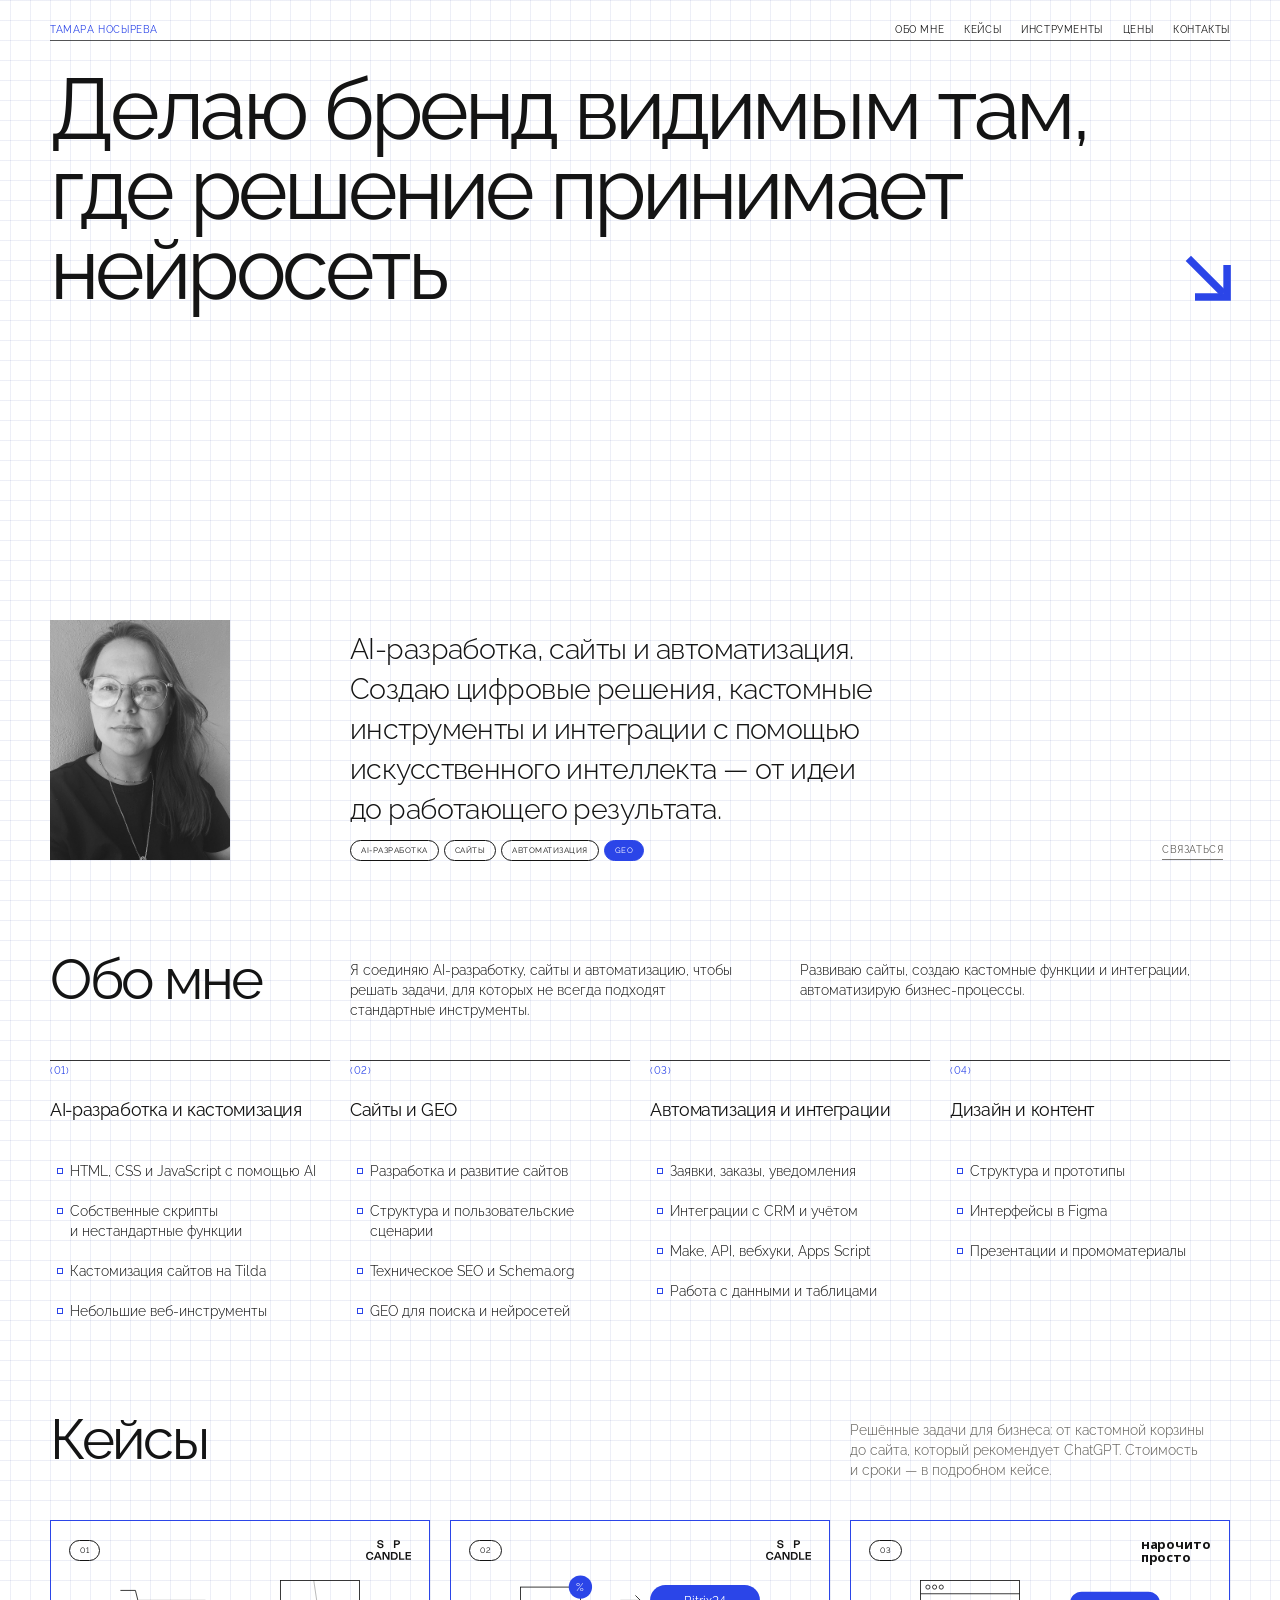
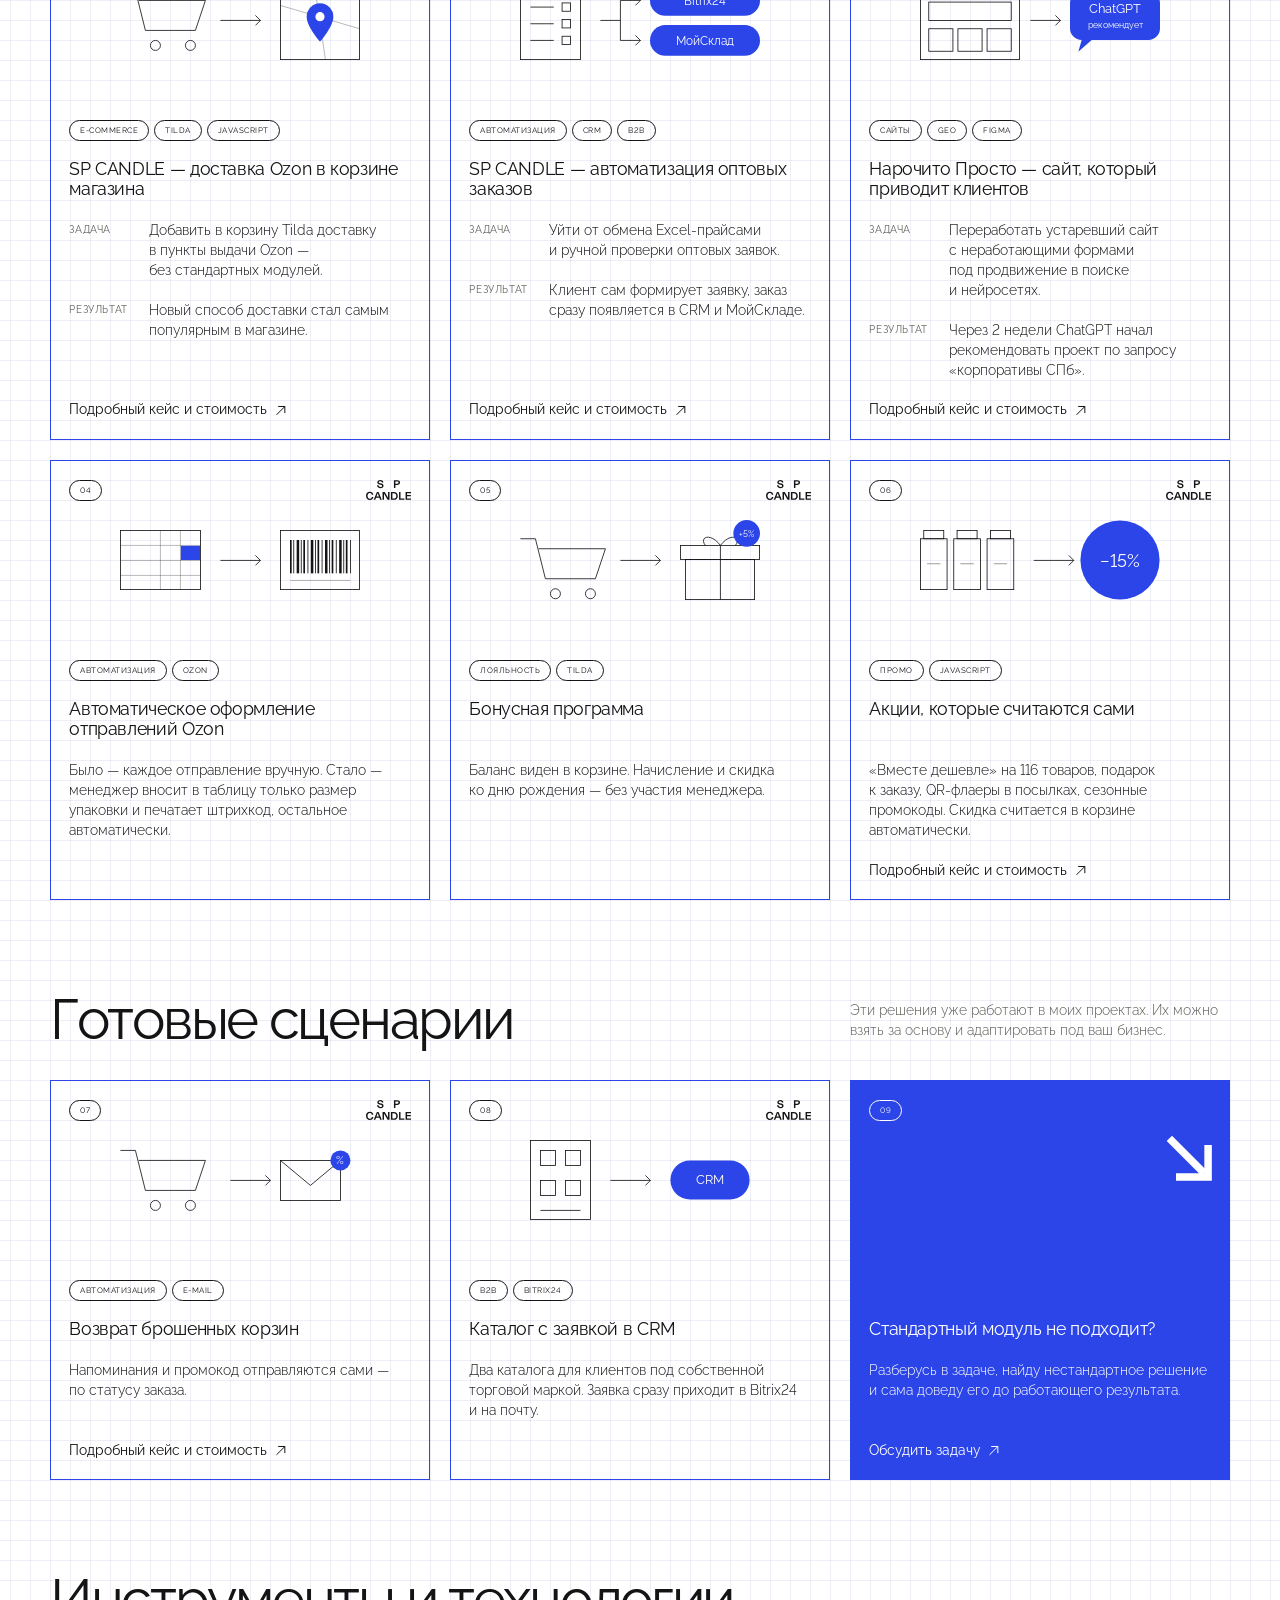
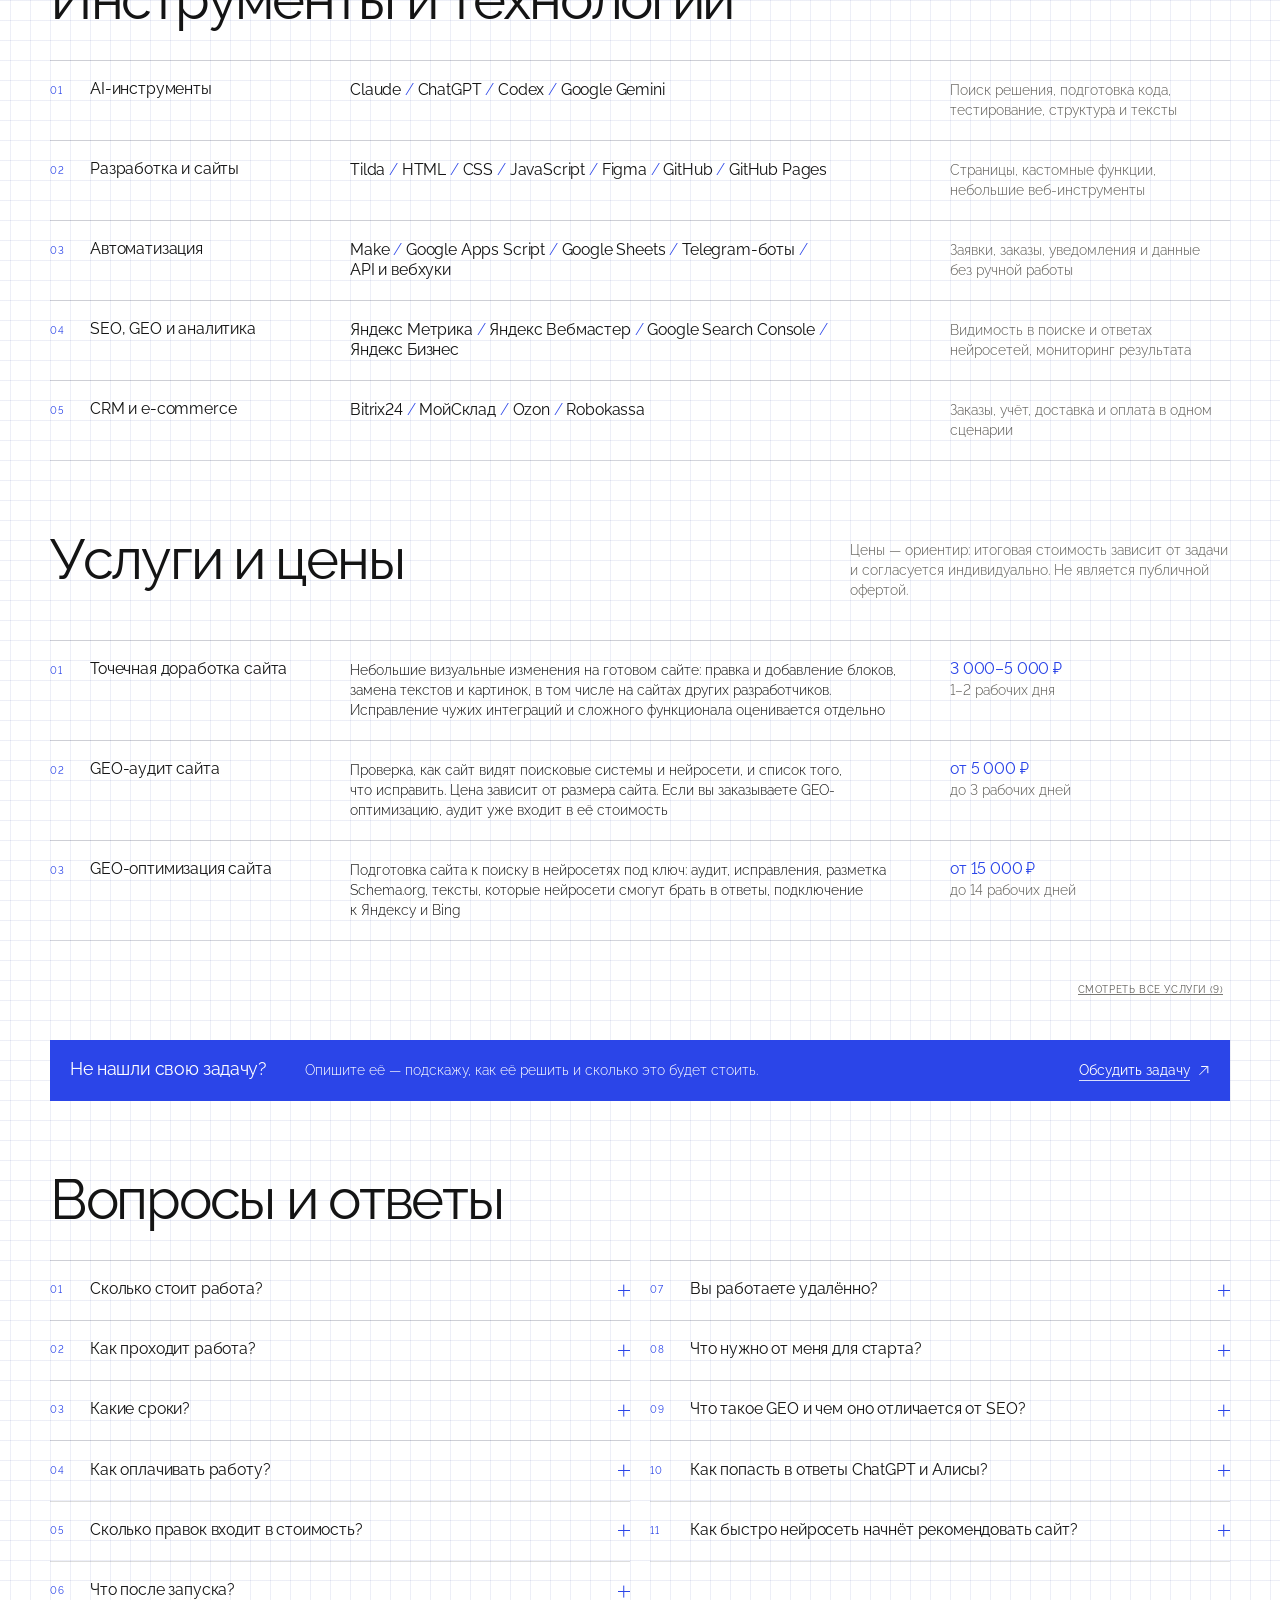
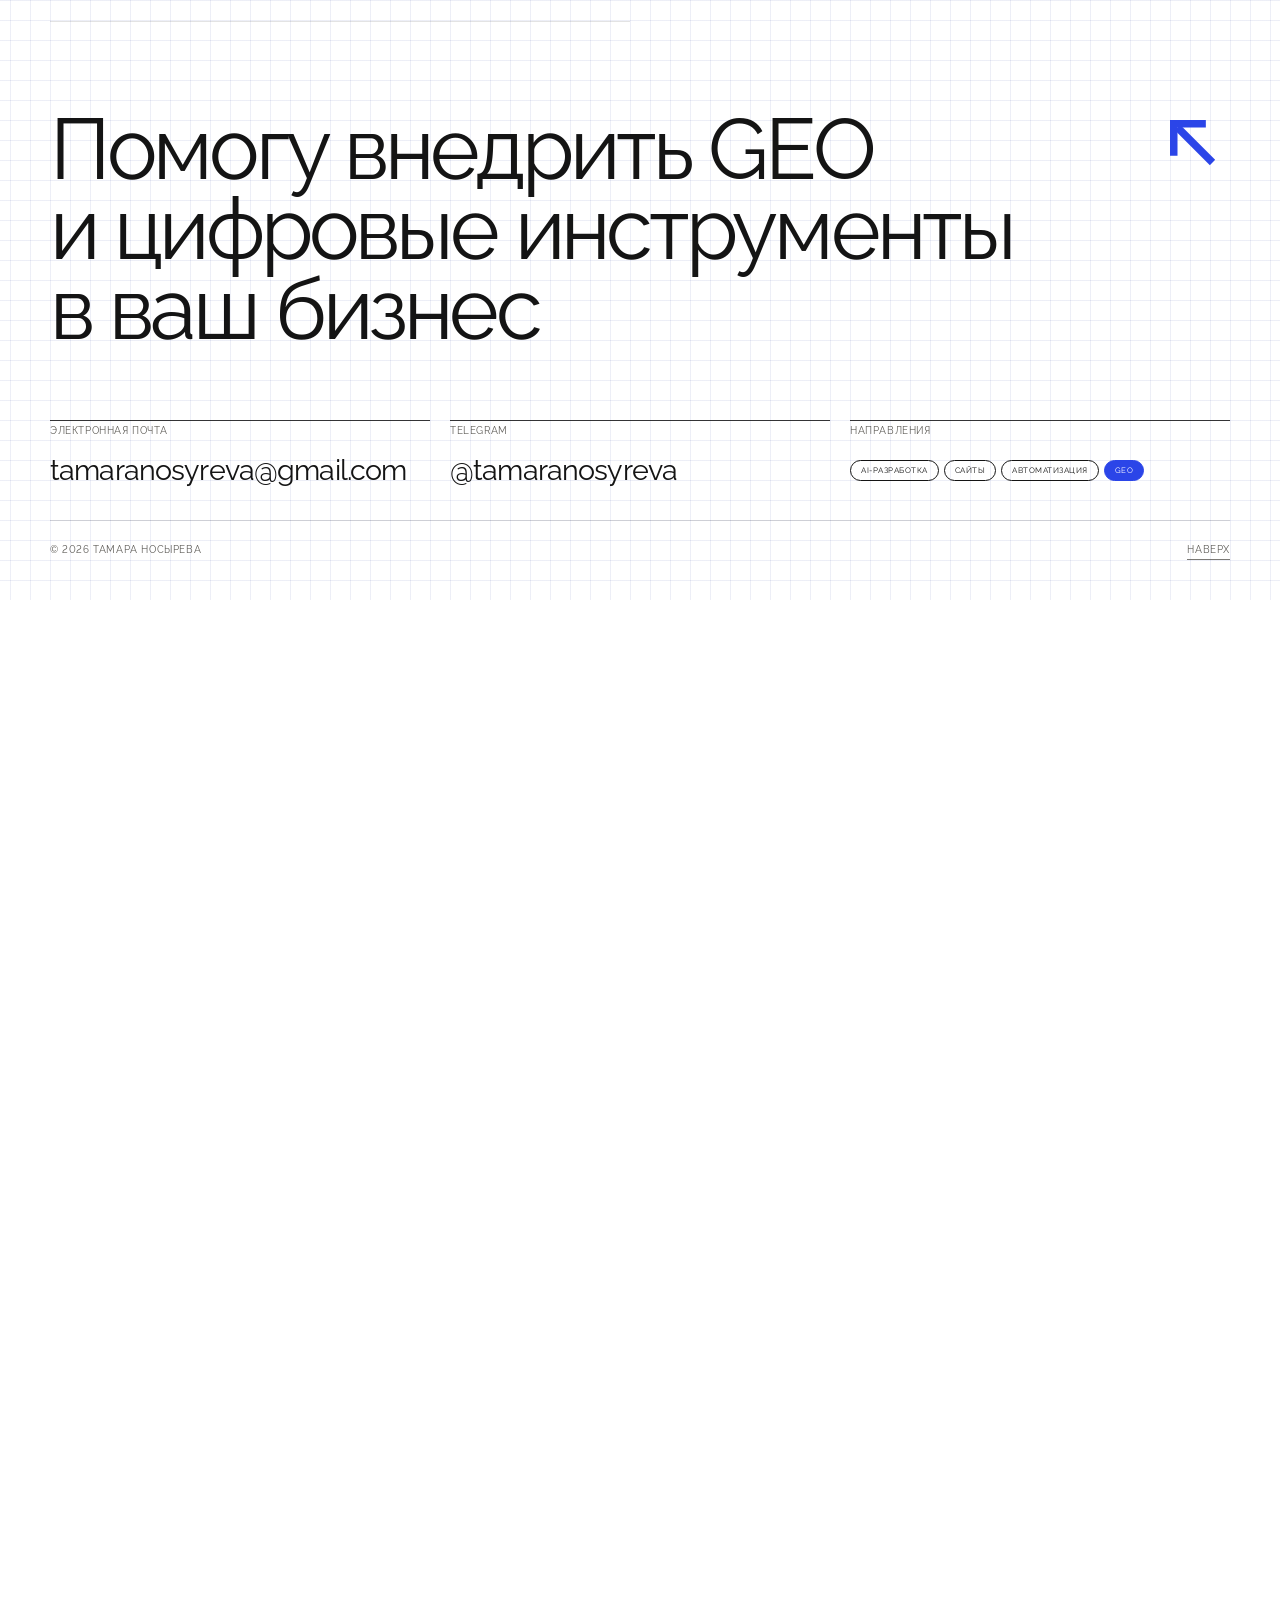
<file: index.html>
<!doctype html>
<html lang="ru">
<head>
<meta charset="utf-8">
<meta name="viewport" content="width=device-width, initial-scale=1">
<title>Тамара Носырева — AI-разработка, сайты, автоматизация, GEO</title>
<meta name="description" content="Портфолио Тамары Носыревой: AI-разработка, сайты, автоматизация бизнес-процессов и GEO — видимость брендов в поиске и ответах нейросетей.">
<link rel="canonical" href="https://tamaranosyreva.ru/">
<meta name="msvalidate.01" content="8B638F6B485F3270A2B2C7191BFDBDDB">
<meta name="yandex-verification" content="1067ffcab1e22e17">
<meta property="og:type" content="website">
<meta property="og:site_name" content="Тамара Носырева">
<meta property="og:locale" content="ru_RU">
<meta property="og:url" content="https://tamaranosyreva.ru/">
<meta property="og:title" content="Тамара Носырева — делаю бренд видимым там, где решение принимает нейросеть">
<meta property="og:description" content="AI-разработка, сайты и автоматизация. Кастомные инструменты и интеграции — от идеи до работающего результата.">
<meta property="og:image" content="https://tamaranosyreva.ru/assets/img/og/home.jpg">
<meta property="og:image:width" content="1200">
<meta property="og:image:height" content="630">
<meta name="twitter:card" content="summary_large_image">
<link rel="icon" href="/favicon.ico" sizes="32x32">
<link rel="icon" href="/assets/img/icon.svg" type="image/svg+xml">
<link rel="apple-touch-icon" href="/apple-touch-icon.png">
<script type="application/ld+json">
{
  "@context": "https://schema.org",
  "@graph": [
    {
      "@type": "Person",
      "@id": "https://tamaranosyreva.ru/#person",
      "name": "Тамара Носырева",
      "url": "https://tamaranosyreva.ru/",
      "image": "https://tamaranosyreva.ru/assets/img/tamara.jpg",
      "jobTitle": "AI-разработка, сайты, автоматизация и GEO",
      "description": "AI-разработка, сайты и автоматизация. Создаю цифровые решения, кастомные инструменты и интеграции с помощью искусственного интеллекта — от идеи до работающего результата.",
      "email": "mailto:tamaranosyreva@gmail.com",
      "address": {
        "@type": "PostalAddress",
        "addressLocality": "Санкт-Петербург",
        "addressCountry": "RU"
      },
      "sameAs": [
        "https://t.me/tamaranosyreva",
        "https://www.fl.ru/users/sayhellotoma/"
      ],
      "knowsLanguage": "ru",
      "knowsAbout": [
        "Generative Engine Optimization",
        "AI-разработка",
        "Автоматизация бизнес-процессов",
        "Tilda",
        "JavaScript",
        "Make.com",
        "Bitrix24",
        "Schema.org",
        "Техническое SEO",
        "Make",
        "Google Apps Script",
        "МойСклад",
        "Figma"
      ],
      "makesOffer": [
        {
          "@type": "Offer",
          "itemOffered": {
            "@type": "Service",
            "name": "AI-разработка и кастомизация",
            "description": "HTML, CSS и JavaScript с помощью AI, собственные скрипты и нестандартные функции, кастомизация сайтов на Tilda, небольшие веб-инструменты.",
            "provider": {
              "@id": "https://tamaranosyreva.ru/#person"
            },
            "areaServed": "RU"
          }
        },
        {
          "@type": "Offer",
          "itemOffered": {
            "@type": "Service",
            "name": "Сайты и GEO",
            "description": "Разработка и развитие сайтов, структура и пользовательские сценарии, техническое SEO и Schema.org, GEO для поиска и нейросетей.",
            "provider": {
              "@id": "https://tamaranosyreva.ru/#person"
            },
            "areaServed": "RU"
          }
        },
        {
          "@type": "Offer",
          "itemOffered": {
            "@type": "Service",
            "name": "Автоматизация и интеграции",
            "description": "Заявки, заказы, уведомления; интеграции с CRM и учётом; Make, API, вебхуки, Apps Script; работа с данными и таблицами.",
            "provider": {
              "@id": "https://tamaranosyreva.ru/#person"
            },
            "areaServed": "RU"
          }
        },
        {
          "@type": "Offer",
          "itemOffered": {
            "@type": "Service",
            "name": "Дизайн и контент",
            "description": "Структура и прототипы, интерфейсы в Figma, презентации и промоматериалы.",
            "provider": {
              "@id": "https://tamaranosyreva.ru/#person"
            },
            "areaServed": "RU"
          }
        }
      ],
      "hasOfferCatalog": {
        "@type": "OfferCatalog",
        "name": "Услуги и цены",
        "itemListElement": [
          {
            "@type": "Offer",
            "priceCurrency": "RUB",
            "priceSpecification": {
              "@type": "PriceSpecification",
              "minPrice": 3000,
              "maxPrice": 5000,
              "priceCurrency": "RUB"
            },
            "itemOffered": {
              "@type": "Service",
              "name": "Точечная доработка сайта",
              "description": "Небольшие визуальные изменения на готовом сайте: правка и добавление блоков, замена текстов и картинок, в том числе на сайтах других разработчиков. Исправление чужих интеграций и сложного функционала оценивается отдельно",
              "provider": {
                "@id": "https://tamaranosyreva.ru/#person"
              },
              "areaServed": "RU"
            }
          },
          {
            "@type": "Offer",
            "priceCurrency": "RUB",
            "priceSpecification": {
              "@type": "PriceSpecification",
              "minPrice": 5000,
              "priceCurrency": "RUB"
            },
            "itemOffered": {
              "@type": "Service",
              "name": "GEO-аудит сайта",
              "description": "Проверка, как сайт видят поисковые системы и нейросети, и список того, что исправить. Цена зависит от размера сайта. Если вы заказываете GEO-оптимизацию, аудит уже входит в её стоимость",
              "provider": {
                "@id": "https://tamaranosyreva.ru/#person"
              },
              "areaServed": "RU"
            }
          },
          {
            "@type": "Offer",
            "priceCurrency": "RUB",
            "priceSpecification": {
              "@type": "PriceSpecification",
              "minPrice": 15000,
              "priceCurrency": "RUB"
            },
            "itemOffered": {
              "@type": "Service",
              "name": "GEO-оптимизация сайта",
              "description": "Подготовка сайта к поиску в нейросетях под ключ: аудит, исправления, разметка Schema.org, тексты, которые нейросети смогут брать в ответы, подключение к Яндексу и Bing",
              "provider": {
                "@id": "https://tamaranosyreva.ru/#person"
              },
              "areaServed": "RU"
            }
          },
          {
            "@type": "Offer",
            "priceCurrency": "RUB",
            "priceSpecification": {
              "@type": "PriceSpecification",
              "minPrice": 10000,
              "priceCurrency": "RUB"
            },
            "itemOffered": {
              "@type": "Service",
              "name": "Калькуляторы, квизы и веб-сервисы",
              "description": "Калькулятор стоимости, квиз-опрос, небольшой веб-сервис для клиентов или сотрудников",
              "provider": {
                "@id": "https://tamaranosyreva.ru/#person"
              },
              "areaServed": "RU"
            }
          },
          {
            "@type": "Offer",
            "priceCurrency": "RUB",
            "priceSpecification": {
              "@type": "PriceSpecification",
              "minPrice": 15000,
              "priceCurrency": "RUB"
            },
            "itemOffered": {
              "@type": "Service",
              "name": "Кастомные каталоги и подборки",
              "description": "Каталоги с фильтрами, подборки и другие решения, которые Tilda не умеет из коробки. Заявка из каталога сразу попадает в нужные сервисы: CRM, Telegram, на почту",
              "provider": {
                "@id": "https://tamaranosyreva.ru/#person"
              },
              "areaServed": "RU"
            }
          },
          {
            "@type": "Offer",
            "priceCurrency": "RUB",
            "priceSpecification": {
              "@type": "PriceSpecification",
              "minPrice": 15000,
              "priceCurrency": "RUB"
            },
            "itemOffered": {
              "@type": "Service",
              "name": "Интеграции и автоматизация",
              "description": "Подключение сервисов доставки и способов оплаты. Заявки, уведомления и рассылки автоматически уходят в CRM, Telegram, на почту, в Google Таблицы и на маркетплейсы",
              "provider": {
                "@id": "https://tamaranosyreva.ru/#person"
              },
              "areaServed": "RU"
            }
          },
          {
            "@type": "Offer",
            "priceCurrency": "RUB",
            "priceSpecification": {
              "@type": "PriceSpecification",
              "minPrice": 5000,
              "priceCurrency": "RUB"
            },
            "itemOffered": {
              "@type": "Service",
              "name": "Telegram-боты",
              "description": "Приём заявок, ответы на частые вопросы, передача данных в таблицу или CRM",
              "provider": {
                "@id": "https://tamaranosyreva.ru/#person"
              },
              "areaServed": "RU"
            }
          },
          {
            "@type": "Offer",
            "priceCurrency": "RUB",
            "priceSpecification": {
              "@type": "PriceSpecification",
              "minPrice": 80000,
              "priceCurrency": "RUB"
            },
            "itemOffered": {
              "@type": "Service",
              "name": "Сайт с нуля под ключ",
              "description": "Дизайн и запуск сайта: структура, адаптация под телефоны, формы заявок, оплата, доставка и подключение нужных сервисов",
              "provider": {
                "@id": "https://tamaranosyreva.ru/#person"
              },
              "areaServed": "RU"
            }
          },
          {
            "@type": "Offer",
            "priceCurrency": "RUB",
            "priceSpecification": {
              "@type": "PriceSpecification",
              "minPrice": 60000,
              "priceCurrency": "RUB"
            },
            "itemOffered": {
              "@type": "Service",
              "name": "Редизайн сайта",
              "description": "Новый дизайн для работающего сайта. Формы, оплата, доставка и интеграции переносятся и продолжают работать",
              "provider": {
                "@id": "https://tamaranosyreva.ru/#person"
              },
              "areaServed": "RU"
            }
          }
        ]
      }
    },
    {
      "@type": "WebSite",
      "@id": "https://tamaranosyreva.ru/#website",
      "url": "https://tamaranosyreva.ru/",
      "name": "Тамара Носырева",
      "inLanguage": "ru",
      "publisher": {
        "@id": "https://tamaranosyreva.ru/#person"
      }
    },
    {
      "@type": "ProfilePage",
      "@id": "https://tamaranosyreva.ru/#webpage",
      "url": "https://tamaranosyreva.ru/",
      "name": "Тамара Носырева — AI-разработка, сайты, автоматизация, GEO",
      "description": "Портфолио Тамары Носыревой: AI-разработка, сайты, автоматизация бизнес-процессов и GEO — видимость брендов в поиске и ответах нейросетей.",
      "inLanguage": "ru",
      "isPartOf": {
        "@id": "https://tamaranosyreva.ru/#website"
      },
      "mainEntity": {
        "@id": "https://tamaranosyreva.ru/#person"
      },
      "dateModified": "2026-10-21",
      "primaryImageOfPage": "https://tamaranosyreva.ru/assets/img/tamara.jpg",
      "hasPart": {
        "@type": "ItemList",
        "name": "Кейсы",
        "itemListElement": [
          {
            "@type": "ListItem",
            "position": 1,
            "url": "https://tamaranosyreva.ru/cases/sp-candle-ozon.html",
            "name": "Доставка Ozon в корзине интернет-магазина на Tilda"
          },
          {
            "@type": "ListItem",
            "position": 2,
            "url": "https://tamaranosyreva.ru/cases/sp-candle-opt.html",
            "name": "Оптовые заказы, которые клиент оформляет сам"
          },
          {
            "@type": "ListItem",
            "position": 3,
            "url": "https://tamaranosyreva.ru/cases/narochito-prosto.html",
            "name": "Сайт как инструмент привлечения клиентов"
          },
          {
            "@type": "ListItem",
            "position": 4,
            "url": "https://tamaranosyreva.ru/cases/sp-candle-promo.html",
            "name": "Акция «Вместе дешевле», которая считается сама"
          },
          {
            "@type": "ListItem",
            "position": 5,
            "url": "https://tamaranosyreva.ru/cases/sp-candle-carts.html",
            "name": "Брошенные корзины, которые возвращаются сами"
          }
        ]
      }
    },
    {
      "@type": "FAQPage",
      "@id": "https://tamaranosyreva.ru/#faq",
      "inLanguage": "ru",
      "isPartOf": {
        "@id": "https://tamaranosyreva.ru/#website"
      },
      "mainEntity": [
        {
          "@type": "Question",
          "name": "Сколько стоит работа?",
          "acceptedAnswer": {
            "@type": "Answer",
            "text": "Цены в кейсах и в разделе «Услуги и цены» — ориентир «от». Итоговая стоимость зависит от задачи и согласуется после её разбора. Цены на сайте не являются публичной офертой."
          }
        },
        {
          "@type": "Question",
          "name": "Как проходит работа?",
          "acceptedAnswer": {
            "@type": "Answer",
            "text": "Вы описываете задачу — я разбираюсь и предлагаю решение, срок и стоимость. После согласования и предоплаты делаю, тестирую и запускаю, затем показываю результат и объясняю, как всё устроено."
          }
        },
        {
          "@type": "Question",
          "name": "Какие сроки?",
          "acceptedAnswer": {
            "@type": "Answer",
            "text": "Точечные доработки — 1–2 рабочих дня, интеграции и автоматизация — 3–10 рабочих дней, сайт — до 45 рабочих дней. Точный срок называю при оценке задачи."
          }
        },
        {
          "@type": "Question",
          "name": "Как оплачивать работу?",
          "acceptedAnswer": {
            "@type": "Answer",
            "text": "Задачи до 15 000 ₽ — 100% предоплата. Больше — 50% предоплата и 50% после сдачи, крупные проекты — по этапам. Работаю как самозанятая: заключаю договор, на каждую оплату выдаю чек из «Мой налог»."
          }
        },
        {
          "@type": "Question",
          "name": "Сколько правок входит в стоимость?",
          "acceptedAnswer": {
            "@type": "Answer",
            "text": "Два круга правок в рамках согласованной задачи. Новые функции и изменения требований после согласования оцениваются отдельно."
          }
        },
        {
          "@type": "Question",
          "name": "Что после запуска?",
          "acceptedAnswer": {
            "@type": "Answer",
            "text": "14 дней после запуска — бесплатное сопровождение: если что-то работает не так, как договорились, поправлю бесплатно. Дальше — поддержка и доработки по договорённости. Если решение перестало работать из-за изменений на стороне стороннего сервиса — например, он обновил свой API, — доработка оценивается отдельно."
          }
        },
        {
          "@type": "Question",
          "name": "Вы работаете удалённо?",
          "acceptedAnswer": {
            "@type": "Answer",
            "text": "Да, работаю удалённо с клиентами по всей России."
          }
        },
        {
          "@type": "Question",
          "name": "Что нужно от меня для старта?",
          "acceptedAnswer": {
            "@type": "Answer",
            "text": "Описание задачи, примеры и доступы к нужным сервисам. Подписки и лицензии сторонних сервисов, необходимых для работы и настройки решения, оплачивает заказчик."
          }
        },
        {
          "@type": "Question",
          "name": "Что такое GEO и чем оно отличается от SEO?",
          "acceptedAnswer": {
            "@type": "Answer",
            "text": "SEO помогает сайту подняться в поисковой выдаче. GEO (Generative Engine Optimization) — чтобы нейросети — ChatGPT, Алиса, Яндекс Нейро, Perplexity — знали о бизнесе и рекомендовали его в ответах."
          }
        },
        {
          "@type": "Question",
          "name": "Как попасть в ответы ChatGPT и Алисы?",
          "acceptedAnswer": {
            "@type": "Answer",
            "text": "Сайт должен быть собран по требованиям поисковых систем и нейросетей: технически открыт для них, понятно устроен, а информация о компании — изложена чётко и подробно."
          }
        },
        {
          "@type": "Question",
          "name": "Как быстро нейросеть начнёт рекомендовать сайт?",
          "acceptedAnswer": {
            "@type": "Answer",
            "text": "Обычно от нескольких недель: сначала сайт должны проиндексировать поисковые системы. В кейсе «Нарочито Просто» ChatGPT начал рекомендовать проект через 2 недели."
          }
        }
      ]
    }
  ]
}
</script>
<link rel="preload" href="assets/fonts/GridSans-Light.woff2" as="font" type="font/woff2" crossorigin>
<link rel="preload" href="assets/fonts/GridSans-Regular.woff2" as="font" type="font/woff2" crossorigin>
<link rel="stylesheet" href="assets/css/style.css?v=6a90e90d">
<script src="assets/js/main.js?v=141c01b7"></script>
</head>
<body>

<svg width="0" height="0" style="position:absolute" aria-hidden="true">
  <symbol id="i-arrow" viewBox="0 0 72 72" overflow="visible"><path d="M30 68.5H68.5V30" fill="none" stroke="currentColor" stroke-width="9" stroke-linejoin="miter"/><path d="M22 22 64 64" fill="none" stroke="currentColor" stroke-width="9"/></symbol><symbol id="i-arrow-back" viewBox="0 0 72 72" overflow="visible"><path d="M43 4.5H4.5V43" fill="none" stroke="currentColor" stroke-width="9" stroke-linejoin="miter"/><path d="M51 51 9 9" fill="none" stroke="currentColor" stroke-width="9"/></symbol>
  <symbol id="i-flow" viewBox="0 0 28 10"><path d="M0 5h26M22 1l4 4-4 4" fill="none" stroke="currentColor" stroke-width="1"/></symbol>
  <symbol id="i-link" viewBox="0 0 16 16"><path d="M3 13 13 3M5 3h8v8" fill="none" stroke="currentColor" stroke-width="1.2"/></symbol>
</svg>

<!-- ===================== 01 · Первый экран ===================== -->
<section class="screen hero" id="top">
  <header class="head">
    <a class="head__name" href="#top">Тамара Носырева</a>
    <nav class="head__nav" aria-label="Навигация">
      <a href="#about">Обо мне</a><a href="#cases">Кейсы</a><a href="#tools">Инструменты</a><a href="#prices">Цены</a><a href="#contacts">Контакты</a>
    </nav>
  </header>

  <div class="hero__body">
    <div class="hero__top">
      <h1 class="h1 hero__title">Делаю бренд видимым там, где решение принимает нейросеть</h1>
      <svg class="arrow hero__arrow" aria-hidden="true"><use href="#i-arrow"/></svg>
    </div>
    <div></div>
    <div class="hero__bottom">
      <figure class="hero__photo">
        <img src="assets/img/tamara.jpg" alt="Тамара Носырева" width="900" height="1200">
      </figure>
      <div class="hero__sub">
        <p class="lead"><span class="nw">AI-разработка</span>, сайты и&nbsp;автоматизация. <br>Создаю цифровые решения, кастомные инструменты и&nbsp;интеграции с&nbsp;помощью искусственного интеллекта&nbsp;— от&nbsp;идеи до&nbsp;работающего результата.</p>
        <div class="pills">
          <span class="pill"><span class="nw">AI-разработка</span></span><span class="pill">Сайты</span><span class="pill">Автоматизация</span><span class="pill pill--fill">GEO</span>
        </div>
      </div>
      <div class="hero__meta idx">
        <a class="u-link" href="#contacts">Связаться</a>
      </div>
    </div>
  </div>
</section>

<!-- ===================== 02 · Обо мне ===================== -->
<section class="screen block about" id="about">

  <div class="about__body">
    <div class="grid about__intro">
      <h2 class="h2 about__title">Обо мне</h2>
      <div class="about__text small">
        <p>Я&nbsp;соединяю <span class="nw">AI-разработку</span>, сайты и&nbsp;автоматизацию, чтобы решать задачи, для&nbsp;которых не&nbsp;всегда подходят стандартные инструменты.</p>
        <p>Развиваю сайты, создаю кастомные функции и&nbsp;интеграции, автоматизирую <span class="nw">бизнес-процессы</span>.</p>
      </div>
    </div>

    <div class="grid comps">
      <div class="comp">
        <span class="idx">(01)</span>
        <h3 class="h3"><span class="nw">AI-разработка</span> и&nbsp;кастомизация</h3>
        <ul class="list">
          <li>HTML, CSS и&nbsp;JavaScript с&nbsp;помощью AI</li>
          <li>Собственные скрипты и&nbsp;нестандартные функции</li>
          <li>Кастомизация сайтов на&nbsp;Tilda</li>
          <li>Небольшие <span class="nw">веб-инструменты</span></li>
        </ul>
      </div>
      <div class="comp">
        <span class="idx">(02)</span>
        <h3 class="h3">Сайты и&nbsp;GEO</h3>
        <ul class="list">
          <li>Разработка и&nbsp;развитие сайтов</li>
          <li>Структура и&nbsp;пользовательские сценарии</li>
          <li>Техническое SEO и&nbsp;Schema.org</li>
          <li>GEO для&nbsp;поиска и&nbsp;нейросетей</li>
        </ul>
      </div>
      <div class="comp">
        <span class="idx">(03)</span>
        <h3 class="h3">Автоматизация и&nbsp;интеграции</h3>
        <ul class="list">
          <li>Заявки, заказы, уведомления</li>
          <li>Интеграции с&nbsp;CRM и&nbsp;учётом</li>
          <li>Make, API, вебхуки, Apps Script</li>
          <li>Работа с&nbsp;данными и&nbsp;таблицами</li>
        </ul>
      </div>
      <div class="comp">
        <span class="idx">(04)</span>
        <h3 class="h3">Дизайн и&nbsp;контент</h3>
        <ul class="list">
          <li>Структура и&nbsp;прототипы</li>
          <li>Интерфейсы в&nbsp;Figma</li>
          <li>Презентации и&nbsp;промоматериалы</li>
        </ul>
      </div>
    </div>
  </div>
</section>

<!-- ===================== 03 · Кейсы (01–06) ===================== -->
<section class="screen block cases" id="cases">

  <div class="cases__body">
    <div class="grid">
      <h2 class="h2 cases__title">Кейсы</h2>
      <p class="small muted cases__note">Решённые задачи для&nbsp;бизнеса: от&nbsp;кастомной корзины до&nbsp;сайта, который рекомендует ChatGPT. Стоимость и&nbsp;сроки&nbsp;— в&nbsp;подробном кейсе.</p>
    </div>

    <div class="cards cards--framed cards--cases">
      <article class="card">
        <div class="card__media">
          <div class="card__top"><span class="pill card__num">01</span><img class="card__client" src="assets/img/logo-spcandle.svg" alt="SP CANDLE" width="54" height="24"></div>
          <svg class="card__art" viewBox="0 0 288 96" width="288" height="96" aria-hidden="true" fill="none" stroke="currentColor" stroke-width="1">
            <path d="M0.5 12.5H18.5L30.5 60.5H90.5L102.5 24.5H22.5"/><circle cx="42.5" cy="78.5" r="6"/><circle cx="84.5" cy="78.5" r="6"/>
            <path d="M120.5 48.5H168.5M162.5 42.5L168.5 48.5L162.5 54.5"/>
            <rect x="192.5" y="0.5" width="95" height="95"/><path d="M192.5 30.5L287.5 58.5M232.5 0.5L246.5 95.5" stroke-opacity=".35"/>
            <path d="M240 74C240 74 224 56 224 44A16 16 0 0 1 256 44C256 56 240 74 240 74Z" fill="var(--accent)" stroke="none"/><circle cx="240" cy="44" r="5.5" fill="#fff" stroke="none"/>
          </svg>
        </div>
        <div class="card__head">
          <div class="pills"><span class="pill"><span class="nw">E-commerce</span></span><span class="pill">Tilda</span><span class="pill">JavaScript</span></div>
          <h3 class="h3">SP CANDLE&nbsp;— доставка Ozon в&nbsp;корзине магазина</h3>
        </div>
        <div class="card__text small">
          <div class="card__row"><span class="idx">Задача</span><p>Добавить в&nbsp;корзину Tilda доставку в&nbsp;пункты выдачи Ozon&nbsp;— без&nbsp;стандартных модулей.</p></div>
          <div class="card__row"><span class="idx">Результат</span><p>Новый способ доставки стал самым популярным в&nbsp;магазине.</p></div>
        </div>
        <div class="card__foot">
          <a class="card__link" href="cases/sp-candle-ozon.html" target="_blank" rel="noopener">Подробный кейс и&nbsp;стоимость <svg class="arrow--sm"><use href="#i-link"/></svg></a>
        </div>
      </article>

      <article class="card">
        <div class="card__media">
          <div class="card__top"><span class="pill card__num">02</span><img class="card__client" src="assets/img/logo-spcandle.svg" alt="SP CANDLE" width="54" height="24"></div>
          <svg class="card__art" viewBox="0 0 288 96" width="288" height="96" aria-hidden="true" fill="none" stroke="currentColor" stroke-width="1">
            <rect x="0.5" y="8.5" width="72" height="87"/><path d="M12.5 32.5H40.5M12.5 52.5H40.5M12.5 72.5H40.5"/><rect x="50.5" y="27.5" width="10" height="10"/><rect x="50.5" y="47.5" width="10" height="10"/><rect x="50.5" y="67.5" width="10" height="10"/>
            <circle cx="72.5" cy="8.5" r="14" fill="var(--accent)" stroke="none"/><text x="72.5" y="13" text-anchor="middle" font-size="13" font-weight="400" fill="#fff" stroke="none" font-family="Grid Sans, sans-serif">%</text>
            <path d="M96.5 48.5H120.5M120.5 48.5V24.5H144.5M120.5 48.5V72.5H144.5M138.5 18.5L144.5 24.5L138.5 30.5M138.5 66.5L144.5 72.5L138.5 78.5"/>
            <rect x="156" y="6" width="132" height="37" rx="18.5" fill="var(--accent)" stroke="none"/><text x="222" y="29.5" text-anchor="middle" font-size="14" font-weight="400" fill="#fff" stroke="none" font-family="Grid Sans, sans-serif">Bitrix24</text>
            <rect x="156" y="54" width="132" height="37" rx="18.5" fill="var(--accent)" stroke="none"/><text x="222" y="77.5" text-anchor="middle" font-size="14" font-weight="400" fill="#fff" stroke="none" font-family="Grid Sans, sans-serif">МойСклад</text>
          </svg>
        </div>
        <div class="card__head">
          <div class="pills"><span class="pill">Автоматизация</span><span class="pill">CRM</span><span class="pill">B2B</span></div>
          <h3 class="h3">SP CANDLE&nbsp;— автоматизация оптовых заказов</h3>
        </div>
        <div class="card__text small">
          <div class="card__row"><span class="idx">Задача</span><p>Уйти от&nbsp;обмена <span class="nw">Excel-прайсами</span> и&nbsp;ручной проверки оптовых заявок.</p></div>
          <div class="card__row"><span class="idx">Результат</span><p>Клиент сам формирует заявку, заказ сразу появляется в&nbsp;CRM и&nbsp;МойСкладе.</p></div>
        </div>
        <div class="card__foot">
          <a class="card__link" href="cases/sp-candle-opt.html" target="_blank" rel="noopener">Подробный кейс и&nbsp;стоимость <svg class="arrow--sm"><use href="#i-link"/></svg></a>
        </div>
      </article>

      <article class="card">
        <div class="card__media">
          <div class="card__top"><span class="pill card__num">03</span><span class="card__client logo-naro" role="img" aria-label="Нарочито Просто">нарочито<br>просто</span></div>
          <svg class="card__art" viewBox="0 0 288 96" width="288" height="96" aria-hidden="true" fill="none" stroke="currentColor" stroke-width="1">
            <rect x="0.5" y="0.5" width="119" height="95"/><path d="M0.5 16.5H119.5"/><circle cx="9.5" cy="8.5" r="2.5"/><circle cx="17.5" cy="8.5" r="2.5"/><circle cx="25.5" cy="8.5" r="2.5"/>
            <rect x="10.5" y="26.5" width="99" height="22"/><rect x="10.5" y="58.5" width="29" height="27"/><rect x="45.5" y="58.5" width="29" height="27"/><rect x="80.5" y="58.5" width="29" height="27"/>
            <path d="M132.5 48.5H168.5M162.5 42.5L168.5 48.5L162.5 54.5"/>
            <path d="M194 14H274A14 14 0 0 1 288 28V58A14 14 0 0 1 274 72H206L190 86L194 72A14 14 0 0 1 180 58V28A14 14 0 0 1 194 14Z" fill="var(--accent)" stroke="none"/>
            <text x="234" y="40" text-anchor="middle" font-size="15" font-weight="400" fill="#fff" stroke="none" font-family="Grid Sans, sans-serif">ChatGPT</text><text x="234" y="58" text-anchor="middle" font-size="11" font-weight="400" fill="#fff" stroke="none" font-family="Grid Sans, sans-serif">рекомендует</text>
          </svg>
        </div>
        <div class="card__head">
          <div class="pills"><span class="pill">Сайты</span><span class="pill">GEO</span><span class="pill">Figma</span></div>
          <h3 class="h3">Нарочито Просто&nbsp;— сайт, который приводит клиентов</h3>
        </div>
        <div class="card__text small">
          <div class="card__row"><span class="idx">Задача</span><p>Переработать устаревший сайт с&nbsp;неработающими формами под&nbsp;продвижение в&nbsp;поиске и&nbsp;нейросетях.</p></div>
          <div class="card__row"><span class="idx">Результат</span><p>Через 2&nbsp;недели ChatGPT начал рекомендовать проект по&nbsp;запросу «корпоративы СПб».</p></div>
        </div>
        <div class="card__foot">
          <a class="card__link" href="cases/narochito-prosto.html" target="_blank" rel="noopener">Подробный кейс и&nbsp;стоимость <svg class="arrow--sm"><use href="#i-link"/></svg></a>
        </div>
      </article>
      <article class="card">
        <div class="card__media">
          <div class="card__top"><span class="pill card__num">04</span><img class="card__client" src="assets/img/logo-spcandle.svg" alt="SP CANDLE" width="54" height="24"></div>
          <svg class="card__art" viewBox="0 0 288 96" width="288" height="96" aria-hidden="true" fill="none" stroke="currentColor" stroke-width="1">
            <rect x="0.5" y="12.5" width="96" height="71"/><path d="M0.5 30.5H96.5M0.5 48.5H96.5M0.5 66.5H96.5M48.5 12.5V83.5M72.5 12.5V83.5" stroke-opacity=".35"/>
            <rect x="73" y="31" width="23" height="17" fill="var(--accent)" stroke="none"/>
            <path d="M120.5 48.5H168.5M162.5 42.5L168.5 48.5L162.5 54.5"/>
            <rect x="192.5" y="12.5" width="95" height="71"/>
            <g fill="currentColor" stroke="none"><rect x="204" y="24" width="2" height="40"/><rect x="208" y="24" width="1" height="40"/><rect x="212" y="24" width="3" height="40"/><rect x="217" y="24" width="1" height="40"/><rect x="220" y="24" width="2" height="40"/><rect x="225" y="24" width="1" height="40"/><rect x="229" y="24" width="3" height="40"/><rect x="234" y="24" width="1" height="40"/><rect x="237" y="24" width="2" height="40"/><rect x="242" y="24" width="1" height="40"/><rect x="246" y="24" width="3" height="40"/><rect x="251" y="24" width="1" height="40"/><rect x="254" y="24" width="2" height="40"/><rect x="259" y="24" width="1" height="40"/><rect x="263" y="24" width="3" height="40"/><rect x="268" y="24" width="1" height="40"/><rect x="271" y="24" width="2" height="40"/><rect x="276" y="24" width="1" height="40"/></g>
            <path d="M204.5 72.5H276.5" stroke-opacity=".35"/>
          </svg>
        </div>
        <div class="card__head">
          <div class="pills"><span class="pill">Автоматизация</span><span class="pill">Ozon</span></div>
          <h3 class="h3">Автоматическое оформление отправлений Ozon</h3>
        </div>
        <div class="card__text small">
          <p>Было&nbsp;— каждое отправление вручную. Стало&nbsp;— менеджер вносит в&nbsp;таблицу только размер упаковки и&nbsp;печатает штрихкод, остальное автоматически.</p>
        </div>
        <div class="card__foot"></div>
      </article>

      <article class="card">
        <div class="card__media">
          <div class="card__top"><span class="pill card__num">05</span><img class="card__client" src="assets/img/logo-spcandle.svg" alt="SP CANDLE" width="54" height="24"></div>
          <svg class="card__art" viewBox="0 0 288 96" width="288" height="96" aria-hidden="true" fill="none" stroke="currentColor" stroke-width="1">
            <g transform="translate(0 10)"><path d="M0.5 12.5H18.5L30.5 60.5H90.5L102.5 24.5H22.5"/><circle cx="42.5" cy="78.5" r="6"/><circle cx="84.5" cy="78.5" r="6"/></g>
            <path d="M120.5 48.5H168.5M162.5 42.5L168.5 48.5L162.5 54.5"/>
            <rect x="192.5" y="30.5" width="95" height="17"/><rect x="198.5" y="47.5" width="83" height="48"/><path d="M240.5 30.5V95.5"/>
            <path d="M240.5 30.5C228.5 14.5 214.5 20.5 222.5 30.5M240.5 30.5C252.5 14.5 266.5 20.5 258.5 30.5"/>
            <circle cx="272" cy="16" r="16" fill="var(--accent)" stroke="none"/><text x="272" y="20" text-anchor="middle" font-size="11" font-weight="400" fill="#fff" stroke="none" font-family="Grid Sans, sans-serif">+5%</text>
          </svg>
        </div>
        <div class="card__head">
          <div class="pills"><span class="pill">Лояльность</span><span class="pill">Tilda</span></div>
          <h3 class="h3">Бонусная программа</h3>
        </div>
        <div class="card__text small">
          <p>Баланс виден в&nbsp;корзине. Начисление и&nbsp;скидка ко&nbsp;дню рождения&nbsp;— без&nbsp;участия менеджера.</p>
        </div>
        <div class="card__foot"></div>
      </article>

      <article class="card">
        <div class="card__media">
          <div class="card__top"><span class="pill card__num">06</span><img class="card__client" src="assets/img/logo-spcandle.svg" alt="SP CANDLE" width="54" height="24"></div>
          <svg class="card__art" viewBox="0 0 288 96" width="288" height="96" aria-hidden="true" fill="none" stroke="currentColor" stroke-width="1">
            <rect x="4.5" y="12.5" width="24" height="10"/><rect x="0.5" y="22.5" width="32" height="61"/><path d="M8.5 52.5H24.5" stroke-opacity=".5"/><rect x="44.5" y="12.5" width="24" height="10"/><rect x="40.5" y="22.5" width="32" height="61"/><path d="M48.5 52.5H64.5" stroke-opacity=".5"/><rect x="84.5" y="12.5" width="24" height="10"/><rect x="80.5" y="22.5" width="32" height="61"/><path d="M88.5 52.5H104.5" stroke-opacity=".5"/>
            <path d="M136.5 48.5H184.5M178.5 42.5L184.5 48.5L178.5 54.5"/>
            <circle cx="240" cy="48" r="47.5" fill="var(--accent)" stroke="none"/><text x="240" y="56" text-anchor="middle" font-size="22" font-weight="400" fill="#fff" stroke="none" font-family="Grid Sans, sans-serif">−15%</text>
          </svg>
        </div>
        <div class="card__head">
          <div class="pills"><span class="pill">Промо</span><span class="pill">JavaScript</span></div>
          <h3 class="h3">Акции, которые считаются сами</h3>
        </div>
        <div class="card__text small">
          <p>«Вместе дешевле» на&nbsp;116&nbsp;товаров, подарок к&nbsp;заказу, <span class="nw">QR-флаеры</span> в&nbsp;посылках, сезонные промокоды. Скидка считается в&nbsp;корзине автоматически.</p>
        </div>
        <div class="card__foot">
          <a class="card__link" href="cases/sp-candle-promo.html" target="_blank" rel="noopener">Подробный кейс и&nbsp;стоимость <svg class="arrow--sm"><use href="#i-link"/></svg></a>
        </div>
      </article>
    </div>
  </div>
</section>

<!-- ===================== 04 · Готовые сценарии ===================== -->
<section class="screen block cases" id="scenarios">

  <div class="cases__body">
    <div class="grid">
      <h2 class="h2 cases__title">Готовые сценарии</h2>
      <p class="small muted cases__note">Эти решения уже работают в&nbsp;моих проектах. Их можно взять за&nbsp;основу и&nbsp;адаптировать под&nbsp;ваш&nbsp;бизнес.</p>
    </div>

    <div class="cards cards--framed">
      <article class="card">
        <div class="card__media">
          <div class="card__top"><span class="pill card__num">07</span><img class="card__client" src="assets/img/logo-spcandle.svg" alt="SP CANDLE" width="54" height="24"></div>
          <svg class="card__art" viewBox="0 0 288 96" width="288" height="96" aria-hidden="true" fill="none" stroke="currentColor" stroke-width="1">
            <path d="M0.5 12.5H18.5L30.5 60.5H90.5L102.5 24.5H22.5"/><circle cx="42.5" cy="78.5" r="6"/><circle cx="84.5" cy="78.5" r="6"/>
            <path d="M132.5 48.5H180.5M174.5 42.5L180.5 48.5L174.5 54.5"/>
            <rect x="192.5" y="24.5" width="72" height="48"/><path d="M192.5 24.5L228.5 54.5L264.5 24.5"/>
            <circle cx="264.5" cy="24.5" r="12" fill="var(--accent)" stroke="none"/><text x="264.5" y="29" text-anchor="middle" font-size="13" font-weight="400" fill="#fff" stroke="none" font-family="Grid Sans, sans-serif">%</text>
          </svg>
        </div>
        <div class="card__head">
          <div class="pills"><span class="pill">Автоматизация</span><span class="pill"><span class="nw">E-mail</span></span></div>
          <h3 class="h3">Возврат брошенных корзин</h3>
        </div>
        <div class="card__text small">
          <p>Напоминания и&nbsp;промокод отправляются сами&nbsp;— по&nbsp;статусу заказа.</p>
        </div>
        <div class="card__foot"><a class="card__link" href="cases/sp-candle-carts.html" target="_blank" rel="noopener">Подробный кейс и&nbsp;стоимость <svg class="arrow--sm"><use href="#i-link"/></svg></a></div>
      </article>

      <article class="card">
        <div class="card__media">
          <div class="card__top"><span class="pill card__num">08</span><img class="card__client" src="assets/img/logo-spcandle.svg" alt="SP CANDLE" width="54" height="24"></div>
          <svg class="card__art" viewBox="0 0 264 96" width="264" height="96" aria-hidden="true" fill="none" stroke="currentColor" stroke-width="1">
            <rect x="0.5" y="0.5" width="72" height="95"/>
            <rect x="12.5" y="12.5" width="18" height="18"/><rect x="42.5" y="12.5" width="18" height="18"/><rect x="12.5" y="48.5" width="18" height="18"/><rect x="42.5" y="48.5" width="18" height="18"/>
            <path d="M12.5 84.5H60.5"/>
            <path d="M96.5 48.5H144.5M138.5 42.5L144.5 48.5L138.5 54.5"/>
            <rect x="168.5" y="24.5" width="95" height="47" rx="23.5" fill="var(--accent)" stroke="none"/><text x="216" y="53" text-anchor="middle" font-size="15" font-weight="400" fill="#fff" stroke="none" font-family="Grid Sans, sans-serif">CRM</text>
          </svg>
        </div>
        <div class="card__head">
          <div class="pills"><span class="pill">B2B</span><span class="pill">Bitrix24</span></div>
          <h3 class="h3">Каталог с&nbsp;заявкой в&nbsp;CRM</h3>
        </div>
        <div class="card__text small">
          <p>Два каталога для&nbsp;клиентов под&nbsp;собственной торговой маркой. Заявка сразу приходит в&nbsp;Bitrix24 и&nbsp;на&nbsp;почту.</p>
        </div>
        <div class="card__foot"></div>
      </article>

      <article class="card card--accent">
        <div class="card__media">
          <span class="pill card__num">09</span>
          <svg class="arrow arrow--end" aria-hidden="true"><use href="#i-arrow"/></svg>
        </div>
        <div class="card__head">
          <h3 class="h3">Стандартный модуль не&nbsp;подходит?</h3>
        </div>
        <div class="card__text small">
          <p>Разберусь в&nbsp;задаче, найду нестандартное решение и&nbsp;сама доведу его до&nbsp;работающего результата.</p>
        </div>
        <div class="card__foot"><a class="card__link" href="#contacts">Обсудить задачу <svg class="arrow--sm"><use href="#i-link"/></svg></a></div>
      </article>
    </div>
  </div>
</section>

<!-- ===================== 05 · Инструменты ===================== -->
<section class="screen block tools" id="tools">

  <div class="tools__body">
    <div class="grid">
      <h2 class="h2 tools__title">Инструменты и&nbsp;технологии</h2>
    </div>

    <div class="tools__rows">
      <div class="grid trow">
        <div class="trow__cat"><span class="idx">01</span><span class="h4"><span class="nw">AI-инструменты</span></span></div>
        <p class="trow__tools">Claude <span>/</span> ChatGPT <span>/</span> Codex <span>/</span> Google Gemini</p>
        <p class="trow__why small muted">Поиск решения, подготовка кода, тестирование, структура и&nbsp;тексты</p>
      </div>
      <div class="grid trow">
        <div class="trow__cat"><span class="idx">02</span><span class="h4">Разработка и&nbsp;сайты</span></div>
        <p class="trow__tools">Tilda <span>/</span> HTML <span>/</span> CSS <span>/</span> JavaScript <span>/</span> Figma <span>/</span> GitHub <span>/</span> GitHub Pages</p>
        <p class="trow__why small muted">Страницы, кастомные функции, небольшие <span class="nw">веб-инструменты</span></p>
      </div>
      <div class="grid trow">
        <div class="trow__cat"><span class="idx">03</span><span class="h4">Автоматизация</span></div>
        <p class="trow__tools">Make <span>/</span> Google Apps Script <span>/</span> Google Sheets <span>/</span> <span class="nw">Telegram-боты</span> <span>/</span> <span class="nw">API и&nbsp;вебхуки</span></p>
        <p class="trow__why small muted">Заявки, заказы, уведомления и&nbsp;данные без&nbsp;ручной работы</p>
      </div>
      <div class="grid trow">
        <div class="trow__cat"><span class="idx">04</span><span class="h4">SEO, GEO и&nbsp;аналитика</span></div>
        <p class="trow__tools">Яндекс Метрика <span>/</span> Яндекс Вебмастер <span>/</span> Google Search Console <span>/</span> Яндекс Бизнес</p>
        <p class="trow__why small muted">Видимость в&nbsp;поиске и&nbsp;ответах нейросетей, мониторинг результата</p>
      </div>
      <div class="grid trow">
        <div class="trow__cat"><span class="idx">05</span><span class="h4">CRM и&nbsp;<span class="nw">e-commerce</span></span></div>
        <p class="trow__tools">Bitrix24 <span>/</span> МойСклад <span>/</span> Ozon <span>/</span> Robokassa</p>
        <p class="trow__why small muted">Заказы, учёт, доставка и&nbsp;оплата в&nbsp;одном сценарии</p>
      </div>
    </div>
  </div>
</section>

<!-- ===================== 06 · Услуги и цены ===================== -->
<section class="screen block tools prices" id="prices">

  <div class="tools__body">
    <div class="grid">
      <h2 class="h2 tools__title">Услуги и&nbsp;цены</h2>
      <p class="small muted tools__note">Цены&nbsp;— ориентир: итоговая стоимость зависит от&nbsp;задачи и&nbsp;согласуется индивидуально. Не&nbsp;является публичной офертой.</p>
    </div>

    <div class="tools__rows" id="prices-list">
      <div class="grid trow price">
        <div class="trow__cat"><span class="idx">01</span><span class="h4">Точечная доработка сайта</span></div>
        <p class="price__desc small">Небольшие визуальные изменения на&nbsp;готовом сайте: правка и&nbsp;добавление блоков, замена текстов и&nbsp;картинок, в&nbsp;том числе на&nbsp;сайтах других разработчиков. Исправление чужих интеграций и&nbsp;сложного функционала оценивается отдельно</p>
        <p class="price__cost"><span class="h4">3&nbsp;000–5&nbsp;000&nbsp;₽</span><span class="small muted">1–2&nbsp;рабочих дня</span></p>
      </div>
      <div class="grid trow price">
        <div class="trow__cat"><span class="idx">02</span><span class="h4">GEO-аудит сайта</span></div>
        <p class="price__desc small">Проверка, как&nbsp;сайт видят поисковые системы и&nbsp;нейросети, и&nbsp;список того, что&nbsp;исправить. Цена зависит от&nbsp;размера сайта. Если вы заказываете GEO-оптимизацию, аудит уже входит в&nbsp;её стоимость</p>
        <p class="price__cost"><span class="h4">от&nbsp;5&nbsp;000&nbsp;₽</span><span class="small muted">до&nbsp;3&nbsp;рабочих дней</span></p>
      </div>
      <div class="grid trow price">
        <div class="trow__cat"><span class="idx">03</span><span class="h4">GEO-оптимизация сайта</span></div>
        <p class="price__desc small">Подготовка сайта к&nbsp;поиску в&nbsp;нейросетях под&nbsp;ключ: аудит, исправления, разметка Schema.org, тексты, которые нейросети смогут брать в&nbsp;ответы, подключение к&nbsp;Яндексу и&nbsp;Bing</p>
        <p class="price__cost"><span class="h4">от&nbsp;15&nbsp;000&nbsp;₽</span><span class="small muted">до&nbsp;14&nbsp;рабочих дней</span></p>
      </div>
      <div class="grid trow price">
        <div class="trow__cat"><span class="idx">04</span><span class="h4">Калькуляторы, квизы и&nbsp;<span class="nw">веб-сервисы</span></span></div>
        <p class="price__desc small">Калькулятор стоимости, квиз-опрос, небольшой веб-сервис для&nbsp;клиентов или&nbsp;сотрудников</p>
        <p class="price__cost"><span class="h4">от&nbsp;10&nbsp;000&nbsp;₽</span><span class="small muted">до&nbsp;5&nbsp;рабочих дней</span></p>
      </div>
      <div class="grid trow price">
        <div class="trow__cat"><span class="idx">05</span><span class="h4">Кастомные каталоги и&nbsp;подборки</span></div>
        <p class="price__desc small">Каталоги с&nbsp;фильтрами, подборки и&nbsp;другие решения, которые Tilda не&nbsp;умеет из&nbsp;коробки. Заявка из&nbsp;каталога сразу попадает в&nbsp;нужные сервисы: CRM, Telegram, на&nbsp;почту</p>
        <p class="price__cost"><span class="h4">от&nbsp;15&nbsp;000&nbsp;₽</span><span class="small muted">до&nbsp;5&nbsp;рабочих дней</span></p>
      </div>
      <div class="grid trow price">
        <div class="trow__cat"><span class="idx">06</span><span class="h4">Интеграции и&nbsp;автоматизация</span></div>
        <p class="price__desc small">Подключение сервисов доставки и&nbsp;способов оплаты. Заявки, уведомления и&nbsp;рассылки автоматически уходят в&nbsp;CRM, Telegram, на&nbsp;почту, в&nbsp;Google Таблицы и&nbsp;на&nbsp;маркетплейсы</p>
        <p class="price__cost"><span class="h4">от&nbsp;15&nbsp;000&nbsp;₽</span><span class="small muted">3–10&nbsp;рабочих дней</span></p>
      </div>
      <div class="grid trow price">
        <div class="trow__cat"><span class="idx">07</span><span class="h4">Telegram-боты</span></div>
        <p class="price__desc small">Приём заявок, ответы на&nbsp;частые вопросы, передача данных в&nbsp;таблицу или&nbsp;CRM</p>
        <p class="price__cost"><span class="h4">от&nbsp;5&nbsp;000&nbsp;₽</span><span class="small muted">до&nbsp;5&nbsp;рабочих дней</span></p>
      </div>
      <div class="grid trow price">
        <div class="trow__cat"><span class="idx">08</span><span class="h4">Сайт с&nbsp;нуля под&nbsp;ключ</span></div>
        <p class="price__desc small">Дизайн и&nbsp;запуск сайта: структура, адаптация под&nbsp;телефоны, формы заявок, оплата, доставка и&nbsp;подключение нужных сервисов</p>
        <p class="price__cost"><span class="h4">от&nbsp;80&nbsp;000&nbsp;₽</span><span class="small muted">до&nbsp;45&nbsp;рабочих дней</span></p>
      </div>
      <div class="grid trow price">
        <div class="trow__cat"><span class="idx">09</span><span class="h4">Редизайн сайта</span></div>
        <p class="price__desc small">Новый дизайн для&nbsp;работающего сайта. Формы, оплата, доставка и&nbsp;интеграции переносятся и&nbsp;продолжают работать</p>
        <p class="price__cost"><span class="h4">от&nbsp;60&nbsp;000&nbsp;₽</span><span class="small muted">до&nbsp;30&nbsp;рабочих дней</span></p>
      </div>
    </div>
    <button class="prices__more idx" type="button" aria-expanded="true" aria-controls="prices-list"><span class="u-link">Свернуть</span></button>
    <div class="prices__cta">
      <h3 class="h3">Не&nbsp;нашли свою задачу?</h3>
      <p class="small">Опишите её&nbsp;— подскажу, как&nbsp;её решить и&nbsp;сколько это будет стоить.</p>
      <a class="prices__cta-link small" href="#contacts"><span class="u-link">Обсудить задачу</span> <svg class="arrow--sm" aria-hidden="true"><use href="#i-link"/></svg></a>
    </div>
  </div>
</section>

<!-- ===================== 07 · Вопросы и ответы ===================== -->
<section class="screen block tools faq" id="faq">

  <div class="tools__body">
    <div class="grid">
      <h2 class="h2 tools__title">Вопросы и&nbsp;ответы</h2>
    </div>

    <div class="faq__cols">
      <div class="faq__col">
        <details class="faq__item">
          <summary class="faq__q"><span class="idx">01</span><span class="h4">Сколько стоит работа?</span><span class="faq__icon" aria-hidden="true"></span></summary>
          <p class="faq__answer">Цены в&nbsp;кейсах и&nbsp;в&nbsp;разделе «Услуги и&nbsp;цены»&nbsp;— ориентир «от». Итоговая стоимость зависит от&nbsp;задачи и&nbsp;согласуется после её разбора. Цены на&nbsp;сайте не&nbsp;являются публичной офертой.</p>
        </details>
        <details class="faq__item">
          <summary class="faq__q"><span class="idx">02</span><span class="h4">Как&nbsp;проходит работа?</span><span class="faq__icon" aria-hidden="true"></span></summary>
          <p class="faq__answer">Вы описываете задачу&nbsp;— я разбираюсь и&nbsp;предлагаю решение, срок и&nbsp;стоимость. После согласования и&nbsp;предоплаты делаю, тестирую и&nbsp;запускаю, затем показываю результат и&nbsp;объясняю, как&nbsp;всё устроено.</p>
        </details>
        <details class="faq__item">
          <summary class="faq__q"><span class="idx">03</span><span class="h4">Какие сроки?</span><span class="faq__icon" aria-hidden="true"></span></summary>
          <p class="faq__answer">Точечные доработки&nbsp;— 1–2&nbsp;рабочих дня, интеграции и&nbsp;автоматизация&nbsp;— 3–10&nbsp;рабочих дней, сайт&nbsp;— до&nbsp;45&nbsp;рабочих дней. Точный срок называю при&nbsp;оценке задачи.</p>
        </details>
        <details class="faq__item">
          <summary class="faq__q"><span class="idx">04</span><span class="h4">Как&nbsp;оплачивать работу?</span><span class="faq__icon" aria-hidden="true"></span></summary>
          <p class="faq__answer">Задачи до&nbsp;15&nbsp;000&nbsp;₽&nbsp;— 100% предоплата. Больше&nbsp;— 50% предоплата и&nbsp;50% после сдачи, крупные проекты&nbsp;— по&nbsp;этапам. Работаю как&nbsp;самозанятая: заключаю договор, на&nbsp;каждую оплату выдаю чек из&nbsp;«Мой налог».</p>
        </details>
        <details class="faq__item">
          <summary class="faq__q"><span class="idx">05</span><span class="h4">Сколько правок входит в&nbsp;стоимость?</span><span class="faq__icon" aria-hidden="true"></span></summary>
          <p class="faq__answer">Два круга правок в&nbsp;рамках согласованной задачи. Новые функции и&nbsp;изменения требований после согласования оцениваются отдельно.</p>
        </details>
        <details class="faq__item">
          <summary class="faq__q"><span class="idx">06</span><span class="h4">Что&nbsp;после запуска?</span><span class="faq__icon" aria-hidden="true"></span></summary>
          <p class="faq__answer">14&nbsp;дней после запуска&nbsp;— бесплатное сопровождение: если что-то работает не&nbsp;так, как&nbsp;договорились, поправлю бесплатно. Дальше&nbsp;— поддержка и&nbsp;доработки по&nbsp;договорённости. Если решение перестало работать из-за изменений на&nbsp;стороне стороннего сервиса&nbsp;— например, он обновил свой API,&nbsp;— доработка оценивается отдельно.</p>
        </details>
      </div>
      <div class="faq__col">
        <details class="faq__item">
          <summary class="faq__q"><span class="idx">07</span><span class="h4">Вы работаете удалённо?</span><span class="faq__icon" aria-hidden="true"></span></summary>
          <p class="faq__answer">Да, работаю удалённо с&nbsp;клиентами по&nbsp;всей России.</p>
        </details>
        <details class="faq__item">
          <summary class="faq__q"><span class="idx">08</span><span class="h4">Что&nbsp;нужно от&nbsp;меня для&nbsp;старта?</span><span class="faq__icon" aria-hidden="true"></span></summary>
          <p class="faq__answer">Описание задачи, примеры и&nbsp;доступы к&nbsp;нужным сервисам. Подписки и&nbsp;лицензии сторонних сервисов, необходимых для&nbsp;работы и&nbsp;настройки решения, оплачивает заказчик.</p>
        </details>
        <details class="faq__item">
          <summary class="faq__q"><span class="idx">09</span><span class="h4">Что&nbsp;такое GEO и&nbsp;чем оно отличается от&nbsp;SEO?</span><span class="faq__icon" aria-hidden="true"></span></summary>
          <p class="faq__answer">SEO помогает сайту подняться в&nbsp;поисковой выдаче. GEO (Generative Engine Optimization)&nbsp;— чтобы нейросети&nbsp;— ChatGPT, Алиса, Яндекс Нейро, Perplexity&nbsp;— знали о&nbsp;бизнесе и&nbsp;рекомендовали его в&nbsp;ответах.</p>
        </details>
        <details class="faq__item">
          <summary class="faq__q"><span class="idx">10</span><span class="h4">Как&nbsp;попасть в&nbsp;ответы ChatGPT и&nbsp;Алисы?</span><span class="faq__icon" aria-hidden="true"></span></summary>
          <p class="faq__answer">Сайт должен быть собран по&nbsp;требованиям поисковых систем и&nbsp;нейросетей: технически открыт для&nbsp;них, понятно устроен, а&nbsp;информация о&nbsp;компании&nbsp;— изложена чётко и&nbsp;подробно.</p>
        </details>
        <details class="faq__item">
          <summary class="faq__q"><span class="idx">11</span><span class="h4">Как&nbsp;быстро нейросеть начнёт рекомендовать сайт?</span><span class="faq__icon" aria-hidden="true"></span></summary>
          <p class="faq__answer">Обычно от&nbsp;нескольких недель: сначала сайт должны проиндексировать поисковые системы. В&nbsp;кейсе «Нарочито Просто» ChatGPT начал рекомендовать проект через 2&nbsp;недели.</p>
        </details>
      </div>
    </div>
  </div>
</section>

<!-- ===================== 08 · Контакты ===================== -->
<section class="screen block contact" id="contacts">

  <div class="contact__body">
    <div class="grid contact__top">
      <h2 class="h1 contact__title">Помогу внедрить GEO и&nbsp;цифровые инструменты в&nbsp;ваш бизнес</h2>
      <svg class="arrow contact__arrow" aria-hidden="true"><use href="#i-arrow-back"/></svg>
    </div>

    <div class="contact__list">
      <div class="citem">
        <span class="idx">Электронная почта</span>
        <a class="big" href="mailto:tamaranosyreva@gmail.com">tamaranosyreva@gmail.com</a>
      </div>
      <div class="citem">
        <span class="idx">Telegram</span>
        <a class="big" href="https://t.me/tamaranosyreva" target="_blank" rel="noopener">@tamaranosyreva</a>
      </div>
      <div class="citem">
        <span class="idx">Направления</span>
        <div class="pills"><span class="pill"><span class="nw">AI-разработка</span></span><span class="pill">Сайты</span><span class="pill">Автоматизация</span><span class="pill pill--fill">GEO</span></div>
      </div>
      <div class="contact__foot idx">
        <span>© 2026&nbsp;Тамара Носырева</span>
        <a class="u-link" href="#top">Наверх</a>
      </div>
    </div>
  </div>
</section>

</body>
</html>
</file>
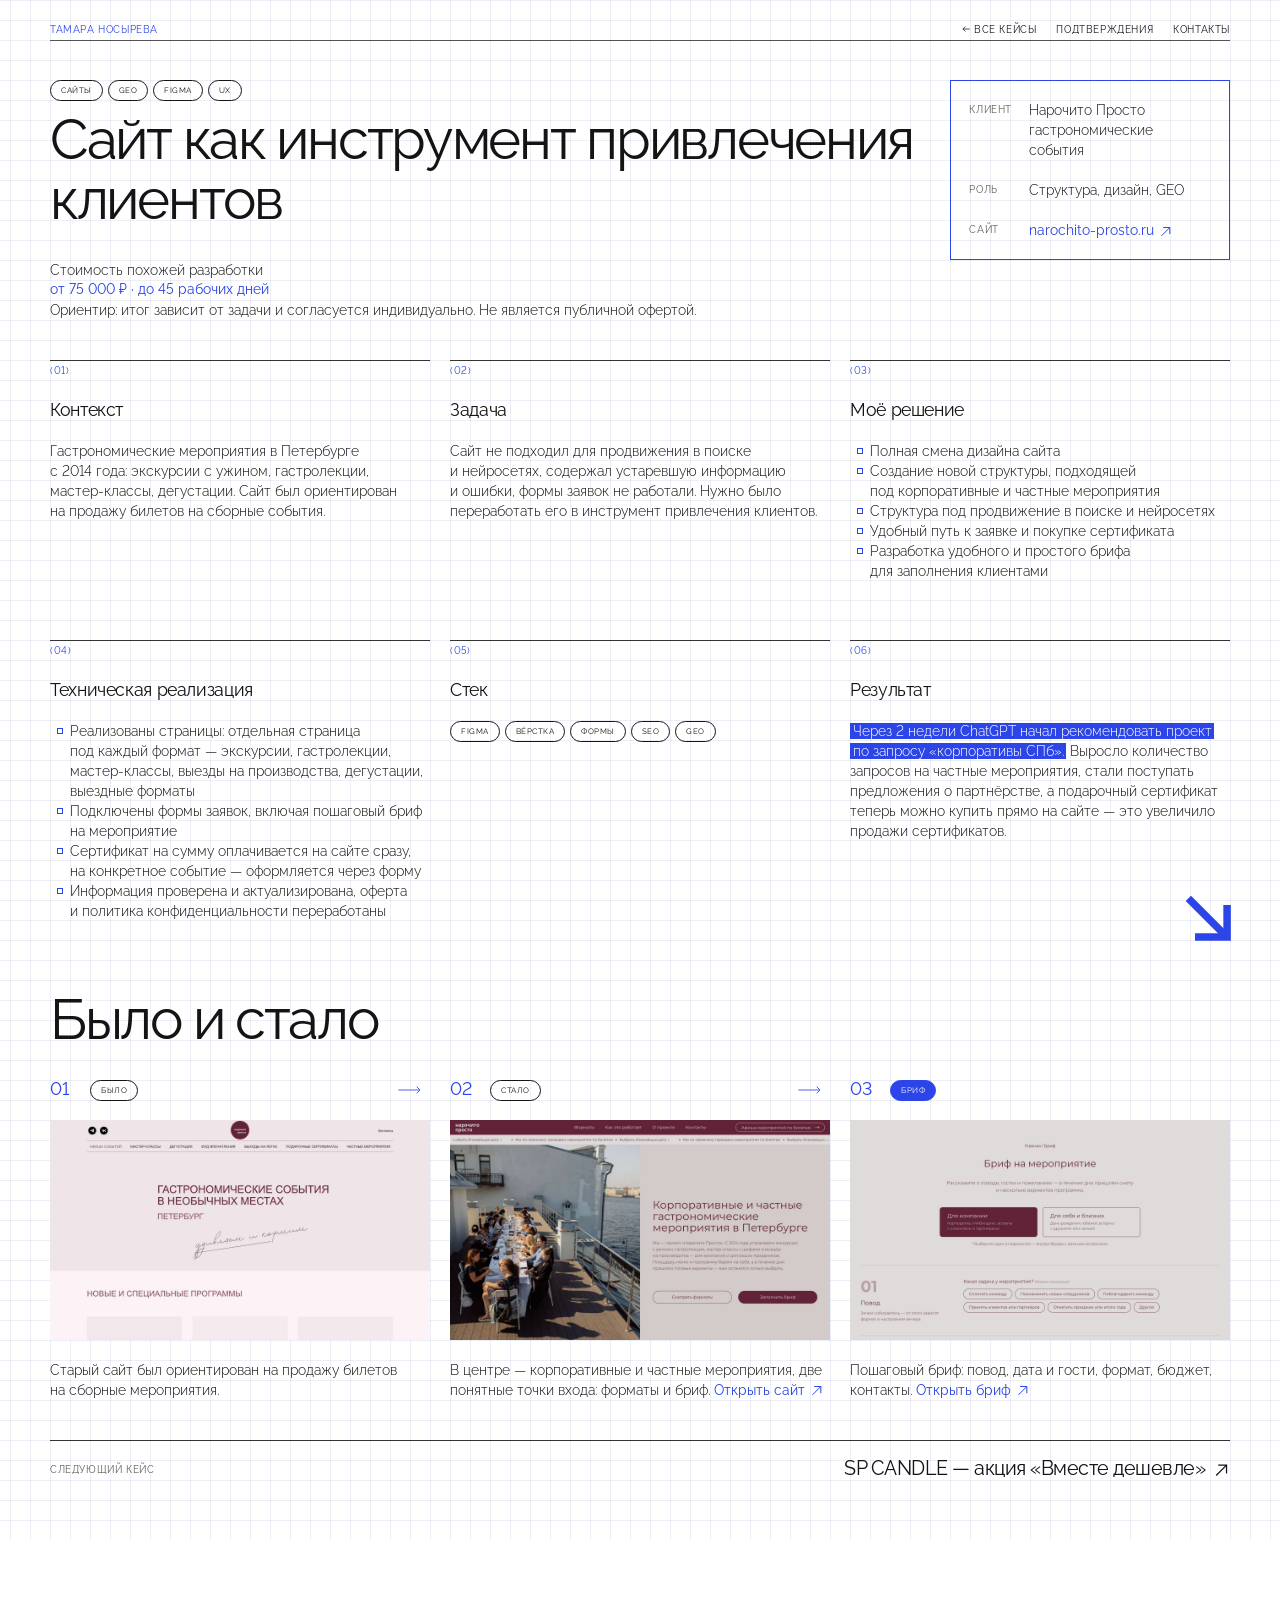
<file: cases/narochito-prosto.html>
<!doctype html>
<html lang="ru">
<head>
<meta charset="utf-8">
<meta name="viewport" content="width=device-width, initial-scale=1">
<title>Нарочито Просто: сайт как инструмент привлечения клиентов — кейс Тамары Носыревой</title>
<meta name="description" content="Кейс: переработка сайта гастрономических мероприятий под поиск и нейросети — структура, дизайн в Figma, формы заявок, покупка сертификатов. Через 2 недели ChatGPT начал рекомендовать проект.">
<link rel="canonical" href="https://tamaranosyreva.ru/cases/narochito-prosto.html">
<meta property="og:type" content="article">
<meta property="og:site_name" content="Тамара Носырева">
<meta property="og:locale" content="ru_RU">
<meta property="og:url" content="https://tamaranosyreva.ru/cases/narochito-prosto.html">
<meta property="og:title" content="Нарочито Просто: сайт как инструмент привлечения клиентов — кейс Тамары Носыревой">
<meta property="og:description" content="Кейс: переработка сайта гастрономических мероприятий под поиск и нейросети — структура, дизайн в Figma, формы заявок, покупка сертификатов. Через 2 недели ChatGPT начал рекомендовать проект.">
<meta property="og:image" content="https://tamaranosyreva.ru/assets/img/og/narochito-prosto.jpg">
<meta property="og:image:width" content="1200">
<meta property="og:image:height" content="630">
<meta name="twitter:card" content="summary_large_image">
<link rel="icon" href="/favicon.ico" sizes="32x32">
<link rel="icon" href="/assets/img/icon.svg" type="image/svg+xml">
<link rel="apple-touch-icon" href="/apple-touch-icon.png">
<script type="application/ld+json">
{
  "@context": "https://schema.org",
  "@graph": [
    {
      "@type": "Article",
      "@id": "https://tamaranosyreva.ru/cases/narochito-prosto.html#article",
      "headline": "Сайт как инструмент привлечения клиентов",
      "name": "Нарочито Просто: сайт как инструмент привлечения клиентов — кейс Тамары Носыревой",
      "description": "Кейс: переработка сайта гастрономических мероприятий под поиск и нейросети — структура, дизайн в Figma, формы заявок, покупка сертификатов. Через 2 недели ChatGPT начал рекомендовать проект.",
      "url": "https://tamaranosyreva.ru/cases/narochito-prosto.html",
      "mainEntityOfPage": "https://tamaranosyreva.ru/cases/narochito-prosto.html",
      "inLanguage": "ru",
      "image": [
        "https://tamaranosyreva.ru/assets/img/og/narochito-prosto.jpg",
        "https://tamaranosyreva.ru/assets/img/naro-before.jpg"
      ],
      "author": {
        "@id": "https://tamaranosyreva.ru/#person"
      },
      "publisher": {
        "@id": "https://tamaranosyreva.ru/#person"
      },
      "dateModified": "2026-10-21",
      "about": {
        "@type": "Organization",
        "name": "Нарочито Просто",
        "url": "https://narochito-prosto.ru"
      },
      "keywords": "Сайты, GEO, Figma, UX"
    },
    {
      "@type": "Person",
      "@id": "https://tamaranosyreva.ru/#person",
      "name": "Тамара Носырева",
      "url": "https://tamaranosyreva.ru/"
    },
    {
      "@type": "BreadcrumbList",
      "itemListElement": [
        {
          "@type": "ListItem",
          "position": 1,
          "name": "Тамара Носырева",
          "item": "https://tamaranosyreva.ru/"
        },
        {
          "@type": "ListItem",
          "position": 2,
          "name": "Кейсы",
          "item": "https://tamaranosyreva.ru/#cases"
        },
        {
          "@type": "ListItem",
          "position": 3,
          "name": "Сайт как инструмент привлечения клиентов",
          "item": "https://tamaranosyreva.ru/cases/narochito-prosto.html"
        }
      ]
    },
    {
      "@type": "Service",
      "@id": "https://tamaranosyreva.ru/cases/narochito-prosto.html#service",
      "name": "Переработка сайта под поиск и нейросети",
      "url": "https://tamaranosyreva.ru/cases/narochito-prosto.html",
      "provider": {
        "@id": "https://tamaranosyreva.ru/#person"
      },
      "areaServed": "RU",
      "offers": {
        "@type": "Offer",
        "priceCurrency": "RUB",
        "priceSpecification": {
          "@type": "PriceSpecification",
          "minPrice": 75000,
          "priceCurrency": "RUB"
        }
      }
    }
  ]
}
</script>
<link rel="preload" href="../assets/fonts/GridSans-Light.woff2" as="font" type="font/woff2" crossorigin>
<link rel="preload" href="../assets/fonts/GridSans-Regular.woff2" as="font" type="font/woff2" crossorigin>
<link rel="stylesheet" href="../assets/css/style.css?v=6a90e90d">
<script src="../assets/js/main.js?v=141c01b7"></script>
</head>
<body data-case="1">

<svg width="0" height="0" style="position:absolute" aria-hidden="true">
  <symbol id="i-arrow" viewBox="0 0 72 72" overflow="visible"><path d="M30 68.5H68.5V30" fill="none" stroke="currentColor" stroke-width="9" stroke-linejoin="miter"/><path d="M22 22 64 64" fill="none" stroke="currentColor" stroke-width="9"/></symbol>
  <symbol id="i-flow" viewBox="0 0 28 10"><path d="M0 5h26M22 1l4 4-4 4" fill="none" stroke="currentColor" stroke-width="1"/></symbol>
  <symbol id="i-back" viewBox="0 0 16 16"><path d="M14 8H3M7 4 3 8l4 4" fill="none" stroke="currentColor" stroke-width="1.2"/></symbol><symbol id="i-link" viewBox="0 0 16 16"><path d="M3 13 13 3M5 3h8v8" fill="none" stroke="currentColor" stroke-width="1.2"/></symbol>
</svg>

<!-- ===================== Кейс 03 · описание ===================== -->
<section class="screen case" id="case">
  <header class="head">
    <a class="head__name" href="../">Тамара Носырева</a>
    <nav class="head__nav" aria-label="Навигация">
      <a href="../#cases"><svg class="arrow--sm arrow--back" aria-hidden="true"><use href="#i-back"/></svg>Все&nbsp;кейсы</a><a href="#proof">Подтверждения</a><a href="../#contacts">Контакты</a>
    </nav>
  </header>

  <div class="case__body">
    <div class="grid">
      <div class="case__titlebox">
        <div class="pills"><span class="pill">Сайты</span><span class="pill">GEO</span><span class="pill">Figma</span><span class="pill">UX</span></div>
        <h1 class="h2">Сайт как&nbsp;инструмент привлечения клиентов</h1>
        <div class="case__price small">
          <p>Стоимость похожей разработки</p>
          <p class="case__cost">от&nbsp;75&nbsp;000&nbsp;₽ · до&nbsp;45&nbsp;рабочих дней</p>
          <p>Ориентир: итог зависит от&nbsp;задачи и&nbsp;согласуется индивидуально. Не&nbsp;является публичной офертой.</p>
        </div>
      </div>
      <div class="case__meta small">
        <div class="meta__row"><span class="idx">Клиент</span><span><span>Нарочито Просто<br>гастрономические события</span></span></div>
        <div class="meta__row"><span class="idx">Роль</span><span><span>Структура, дизайн, GEO</span></span></div>
        <div class="meta__row"><span class="idx">Сайт</span><span><a class="meta__link" href="https://narochito-prosto.ru" target="_blank" rel="noopener"><span class="nw">narochito-prosto.ru</span> <svg class="arrow--sm"><use href="#i-link"/></svg></a></span></div>
      </div>
    </div>

    <div class="case__blocks">
      <div class="cblock">
        <span class="idx cblock__num">(01)</span>
        <h3 class="h3">Контекст</h3>
        <p class="small">Гастрономические мероприятия в&nbsp;Петербурге с&nbsp;2014&nbsp;года: экскурсии с&nbsp;ужином, гастролекции, <span class="nw">мастер-классы</span>, дегустации. Сайт был ориентирован на&nbsp;продажу билетов на&nbsp;сборные события.</p>
      </div>
      <div class="cblock">
        <span class="idx cblock__num">(02)</span>
        <h3 class="h3">Задача</h3>
        <p class="small">Сайт не&nbsp;подходил для&nbsp;продвижения в&nbsp;поиске и&nbsp;нейросетях, содержал устаревшую информацию и&nbsp;ошибки, формы заявок не&nbsp;работали. Нужно было переработать его в&nbsp;инструмент привлечения клиентов.</p>
      </div>
      <div class="cblock">
        <span class="idx cblock__num">(03)</span>
        <h3 class="h3">Моё решение</h3>
        <ul class="list small">
          <li>Полная смена дизайна сайта</li>
          <li>Создание новой структуры, подходящей под&nbsp;корпоративные и&nbsp;частные мероприятия</li>
          <li>Структура под&nbsp;продвижение в&nbsp;поиске и&nbsp;нейросетях</li>
          <li>Удобный путь к&nbsp;заявке и&nbsp;покупке сертификата</li>
          <li>Разработка удобного и&nbsp;простого брифа для&nbsp;заполнения клиентами</li>
        </ul>
      </div>
      <div class="cblock">
        <span class="idx cblock__num">(04)</span>
        <h3 class="h3">Техническая реализация</h3>
        <ul class="list small">
          <li>Реализованы страницы: отдельная страница под&nbsp;каждый формат&nbsp;— экскурсии, гастролекции, <span class="nw">мастер-классы</span>, выезды на&nbsp;производства, дегустации, выездные форматы</li>
          <li>Подключены формы заявок, включая пошаговый бриф на&nbsp;мероприятие</li>
          <li>Сертификат на&nbsp;сумму оплачивается на&nbsp;сайте сразу, на&nbsp;конкретное событие&nbsp;— оформляется через форму</li>
          <li>Информация проверена и&nbsp;актуализирована, оферта и&nbsp;политика конфиденциальности переработаны</li>
        </ul>
      </div>
      <div class="cblock">
        <span class="idx cblock__num">(05)</span>
        <h3 class="h3">Стек</h3>
        <div class="pills"><span class="pill">Figma</span><span class="pill">Вёрстка</span><span class="pill">Формы</span><span class="pill">SEO</span><span class="pill">GEO</span></div>
      </div>
      <div class="cblock cblock--result">
        <span class="idx cblock__num">(06)</span>
        <h3 class="h3">Результат</h3>
        <p class="small"><span class="mark">Через 2&nbsp;недели ChatGPT начал рекомендовать проект по&nbsp;запросу «корпоративы СПб».</span> Выросло количество запросов на&nbsp;частные мероприятия, стали поступать предложения о&nbsp;партнёрстве, а&nbsp;подарочный сертификат теперь можно купить прямо на&nbsp;сайте&nbsp;— это увеличило продажи сертификатов.</p>
      </div>
    </div>
  </div>
  <a class="arrow case__more" href="#proof" aria-label="Дальше"><svg class="arrow" aria-hidden="true"><use href="#i-arrow"/></svg></a>
</section>

<!-- ===================== Кейс 03 · подтверждения ===================== -->
<section class="screen block proof" id="proof">

  <div class="proof__body">
    <div class="grid proof__top">
      <h2 class="h2" style="grid-column:1/9">Было и&nbsp;стало</h2>
    </div>

    <ol class="steps">
      <li class="step">
        <div class="step__head"><span class="step__num">01</span><span class="pill">Было</span><svg class="flow__arrow" aria-hidden="true"><use href="#i-flow"/></svg></div>
        <div class="shot__frame"><img src="../assets/img/naro-before.jpg" alt="Старая версия сайта Нарочито Просто" loading="lazy"></div>
        <p class="step__text small">Старый сайт был ориентирован на&nbsp;продажу билетов на&nbsp;сборные мероприятия.</p>
      </li>
      <li class="step">
        <div class="step__head"><span class="step__num">02</span><span class="pill">Стало</span><svg class="flow__arrow" aria-hidden="true"><use href="#i-flow"/></svg></div>
        <div class="shot__frame"><img src="../assets/img/naro-after.jpg" alt="Новая главная страница Нарочито Просто" loading="lazy"></div>
        <p class="step__text small">В&nbsp;центре&nbsp;— корпоративные и&nbsp;частные мероприятия, две понятные точки входа: форматы и&nbsp;бриф. <a class="meta__link" href="https://narochito-prosto.ru" target="_blank" rel="noopener">Открыть сайт <svg class="arrow--sm"><use href="#i-link"/></svg></a></p>
      </li>
      <li class="step">
        <div class="step__head"><span class="step__num">03</span><span class="pill pill--fill">Бриф</span></div>
        <div class="shot__frame"><img src="../assets/img/naro-brief.jpg" alt="Пошаговый бриф на мероприятие" loading="lazy"></div>
        <p class="step__text small">Пошаговый бриф: повод, дата и&nbsp;гости, формат, бюджет, контакты. <a class="meta__link" href="https://narochito-prosto.ru/brif" target="_blank" rel="noopener">Открыть бриф <svg class="arrow--sm"><use href="#i-link"/></svg></a></p>
      </li>
    </ol>

    <div class="case__next">
      <span class="idx">Следующий кейс</span>
      <a class="big" href="sp-candle-promo.html">SP CANDLE&nbsp;— акция «Вместе дешевле» <svg class="arrow--sm arrow--md"><use href="#i-link"/></svg></a>
    </div>
  </div>
</section>

</body>
</html>
</file>
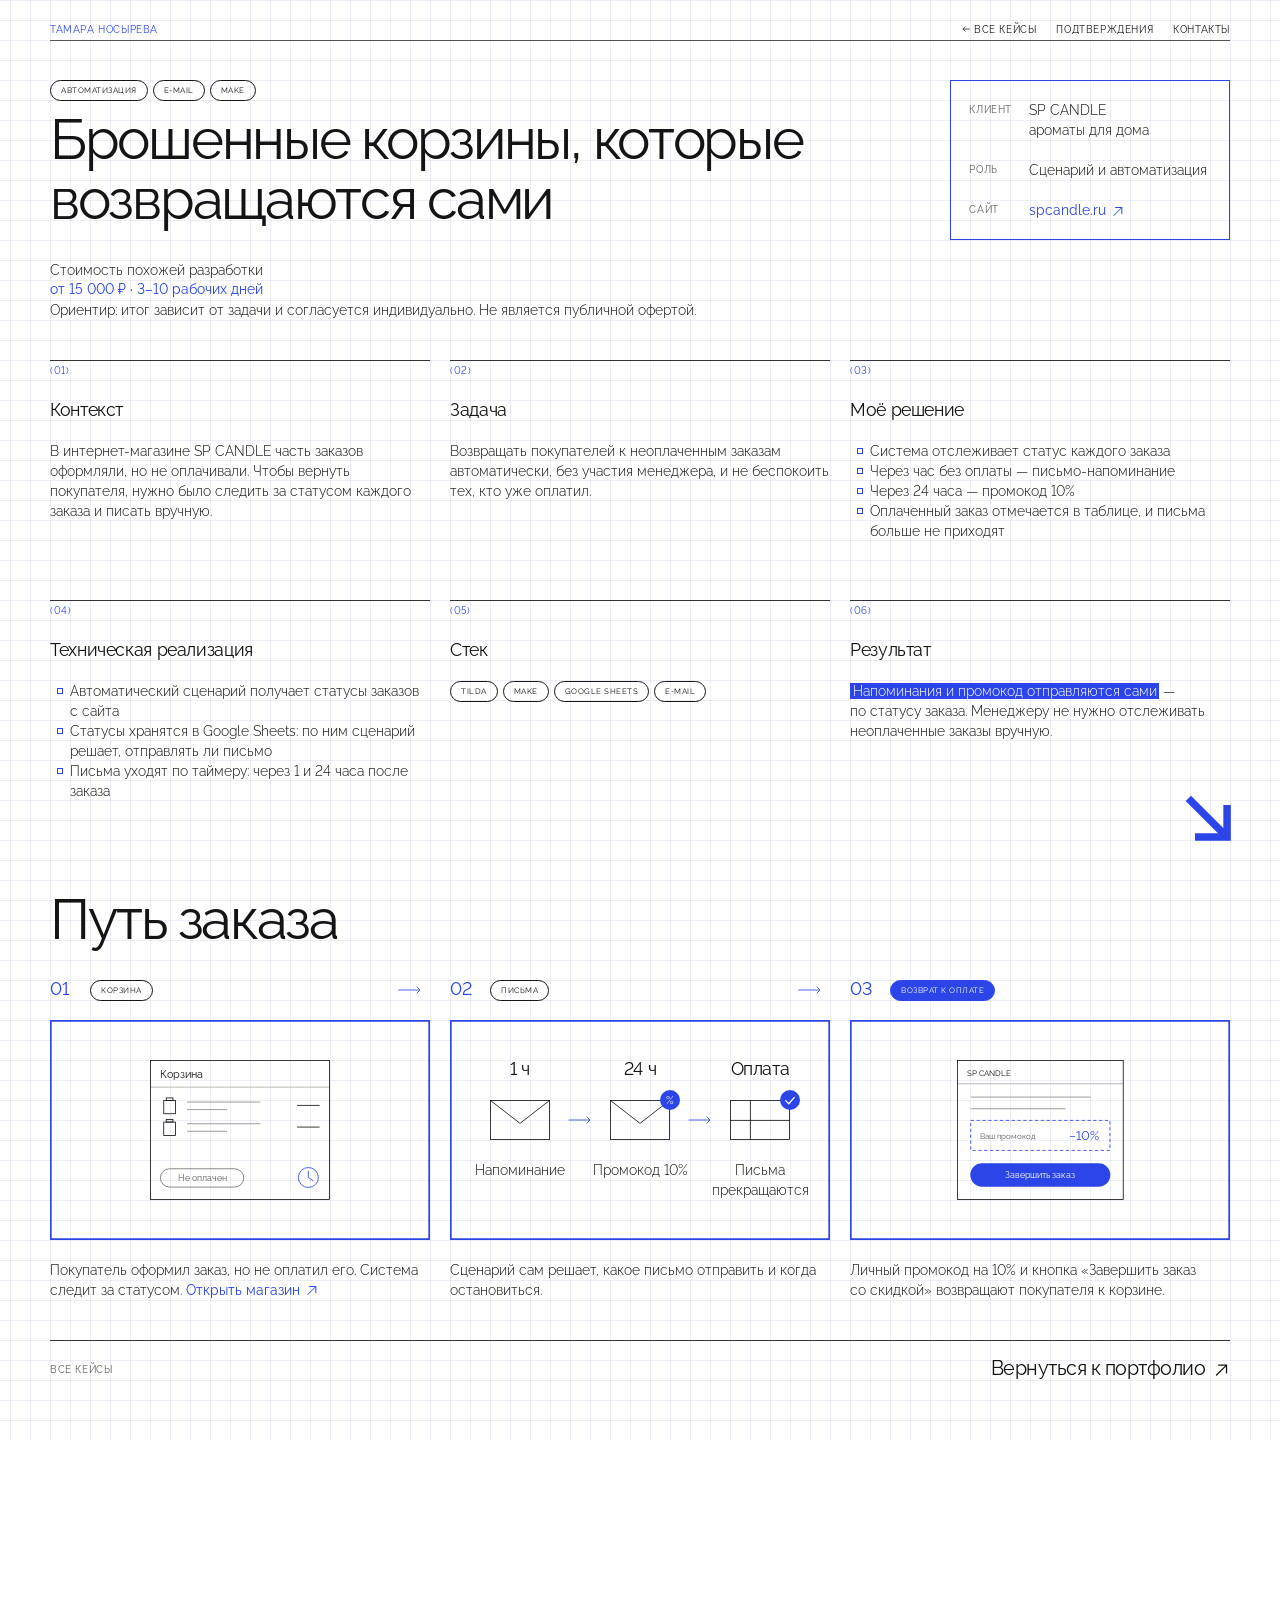
<file: cases/sp-candle-carts.html>
<!doctype html>
<html lang="ru">
<head>
<meta charset="utf-8">
<meta name="viewport" content="width=device-width, initial-scale=1">
<title>SP CANDLE: возврат брошенных корзин — кейс Тамары Носыревой</title>
<meta name="description" content="Кейс: автоматический возврат брошенных корзин для интернет-магазина — напоминание через час, промокод через 24 часа, оплаченным заказам письма не приходят.">
<link rel="canonical" href="https://tamaranosyreva.ru/cases/sp-candle-carts.html">
<meta property="og:type" content="article">
<meta property="og:site_name" content="Тамара Носырева">
<meta property="og:locale" content="ru_RU">
<meta property="og:url" content="https://tamaranosyreva.ru/cases/sp-candle-carts.html">
<meta property="og:title" content="SP CANDLE: возврат брошенных корзин — кейс Тамары Носыревой">
<meta property="og:description" content="Кейс: автоматический возврат брошенных корзин для интернет-магазина — напоминание через час, промокод через 24 часа, оплаченным заказам письма не приходят.">
<meta property="og:image" content="https://tamaranosyreva.ru/assets/img/og/sp-candle-carts.jpg">
<meta property="og:image:width" content="1200">
<meta property="og:image:height" content="630">
<meta name="twitter:card" content="summary_large_image">
<link rel="icon" href="/favicon.ico" sizes="32x32">
<link rel="icon" href="/assets/img/icon.svg" type="image/svg+xml">
<link rel="apple-touch-icon" href="/apple-touch-icon.png">
<script type="application/ld+json">
{
  "@context": "https://schema.org",
  "@graph": [
    {
      "@type": "Article",
      "@id": "https://tamaranosyreva.ru/cases/sp-candle-carts.html#article",
      "headline": "Брошенные корзины, которые возвращаются сами",
      "name": "SP CANDLE: возврат брошенных корзин — кейс Тамары Носыревой",
      "description": "Кейс: автоматический возврат брошенных корзин для интернет-магазина — напоминание через час, промокод через 24 часа, оплаченным заказам письма не приходят.",
      "url": "https://tamaranosyreva.ru/cases/sp-candle-carts.html",
      "mainEntityOfPage": "https://tamaranosyreva.ru/cases/sp-candle-carts.html",
      "inLanguage": "ru",
      "image": [
        "https://tamaranosyreva.ru/assets/img/og/sp-candle-carts.jpg",
        "https://tamaranosyreva.ru/assets/img/spc-cart-card.jpg"
      ],
      "author": {
        "@id": "https://tamaranosyreva.ru/#person"
      },
      "publisher": {
        "@id": "https://tamaranosyreva.ru/#person"
      },
      "dateModified": "2026-10-21",
      "about": {
        "@type": "Organization",
        "name": "SP CANDLE",
        "url": "https://spcandle.ru"
      },
      "keywords": "Автоматизация, E-mail, Make"
    },
    {
      "@type": "Person",
      "@id": "https://tamaranosyreva.ru/#person",
      "name": "Тамара Носырева",
      "url": "https://tamaranosyreva.ru/"
    },
    {
      "@type": "BreadcrumbList",
      "itemListElement": [
        {
          "@type": "ListItem",
          "position": 1,
          "name": "Тамара Носырева",
          "item": "https://tamaranosyreva.ru/"
        },
        {
          "@type": "ListItem",
          "position": 2,
          "name": "Кейсы",
          "item": "https://tamaranosyreva.ru/#cases"
        },
        {
          "@type": "ListItem",
          "position": 3,
          "name": "Брошенные корзины, которые возвращаются сами",
          "item": "https://tamaranosyreva.ru/cases/sp-candle-carts.html"
        }
      ]
    },
    {
      "@type": "Service",
      "@id": "https://tamaranosyreva.ru/cases/sp-candle-carts.html#service",
      "name": "Автоматический возврат брошенных корзин",
      "url": "https://tamaranosyreva.ru/cases/sp-candle-carts.html",
      "provider": {
        "@id": "https://tamaranosyreva.ru/#person"
      },
      "areaServed": "RU",
      "offers": {
        "@type": "Offer",
        "priceCurrency": "RUB",
        "priceSpecification": {
          "@type": "PriceSpecification",
          "minPrice": 15000,
          "priceCurrency": "RUB"
        }
      }
    }
  ]
}
</script>
<link rel="preload" href="../assets/fonts/GridSans-Light.woff2" as="font" type="font/woff2" crossorigin>
<link rel="preload" href="../assets/fonts/GridSans-Regular.woff2" as="font" type="font/woff2" crossorigin>
<link rel="stylesheet" href="../assets/css/style.css?v=6a90e90d">
<script src="../assets/js/main.js?v=141c01b7"></script>
</head>
<body data-case="1">

<svg width="0" height="0" style="position:absolute" aria-hidden="true">
  <symbol id="i-arrow" viewBox="0 0 72 72" overflow="visible"><path d="M30 68.5H68.5V30" fill="none" stroke="currentColor" stroke-width="9" stroke-linejoin="miter"/><path d="M22 22 64 64" fill="none" stroke="currentColor" stroke-width="9"/></symbol>
  <symbol id="i-flow" viewBox="0 0 28 10"><path d="M0 5h26M22 1l4 4-4 4" fill="none" stroke="currentColor" stroke-width="1"/></symbol>
  <symbol id="i-back" viewBox="0 0 16 16"><path d="M14 8H3M7 4 3 8l4 4" fill="none" stroke="currentColor" stroke-width="1.2"/></symbol><symbol id="i-link" viewBox="0 0 16 16"><path d="M3 13 13 3M5 3h8v8" fill="none" stroke="currentColor" stroke-width="1.2"/></symbol>
</svg>

<!-- ===================== Кейс 07 · описание ===================== -->
<section class="screen case" id="case">
  <header class="head">
    <a class="head__name" href="../">Тамара Носырева</a>
    <nav class="head__nav" aria-label="Навигация">
      <a href="../#cases"><svg class="arrow--sm arrow--back" aria-hidden="true"><use href="#i-back"/></svg>Все&nbsp;кейсы</a><a href="#proof">Подтверждения</a><a href="../#contacts">Контакты</a>
    </nav>
  </header>

  <div class="case__body">
    <div class="grid">
      <div class="case__titlebox">
        <div class="pills"><span class="pill">Автоматизация</span><span class="pill"><span class="nw">E-mail</span></span><span class="pill">Make</span></div>
        <h1 class="h2">Брошенные корзины, которые возвращаются сами</h1>
        <div class="case__price small">
          <p>Стоимость похожей разработки</p>
          <p class="case__cost">от&nbsp;15&nbsp;000&nbsp;₽ · 3–10&nbsp;рабочих дней</p>
          <p>Ориентир: итог зависит от&nbsp;задачи и&nbsp;согласуется индивидуально. Не&nbsp;является публичной офертой.</p>
        </div>
      </div>
      <div class="case__meta small">
        <div class="meta__row"><span class="idx">Клиент</span><span><span>SP CANDLE<br>ароматы для&nbsp;дома</span></span></div>
        <div class="meta__row"><span class="idx">Роль</span><span><span>Сценарий и&nbsp;автоматизация</span></span></div>
        <div class="meta__row"><span class="idx">Сайт</span><span><a class="meta__link" href="https://spcandle.ru" target="_blank" rel="noopener">spcandle.ru <svg class="arrow--sm"><use href="#i-link"/></svg></a></span></div>
      </div>
    </div>

    <div class="case__blocks">
      <div class="cblock">
        <span class="idx cblock__num">(01)</span>
        <h3 class="h3">Контекст</h3>
        <p class="small">В&nbsp;<span class="nw">интернет-магазине</span> SP CANDLE часть заказов оформляли, но&nbsp;не&nbsp;оплачивали. Чтобы вернуть покупателя, нужно было следить за&nbsp;статусом каждого заказа и&nbsp;писать вручную.</p>
      </div>
      <div class="cblock">
        <span class="idx cblock__num">(02)</span>
        <h3 class="h3">Задача</h3>
        <p class="small">Возвращать покупателей к&nbsp;неоплаченным заказам автоматически, без&nbsp;участия менеджера, и&nbsp;не&nbsp;беспокоить тех, кто уже оплатил.</p>
      </div>
      <div class="cblock">
        <span class="idx cblock__num">(03)</span>
        <h3 class="h3">Моё решение</h3>
        <ul class="list small">
          <li>Система отслеживает статус каждого заказа</li>
          <li>Через час без&nbsp;оплаты&nbsp;— <span class="nw">письмо-напоминание</span></li>
          <li>Через 24&nbsp;часа&nbsp;— промокод 10%</li>
          <li>Оплаченный заказ отмечается в&nbsp;таблице, и&nbsp;письма больше не&nbsp;приходят</li>
        </ul>
      </div>
      <div class="cblock">
        <span class="idx cblock__num">(04)</span>
        <h3 class="h3">Техническая реализация</h3>
        <ul class="list small">
          <li>Автоматический сценарий получает статусы заказов с&nbsp;сайта</li>
          <li>Статусы хранятся в&nbsp;Google Sheets: по&nbsp;ним сценарий решает, отправлять ли&nbsp;письмо</li>
          <li>Письма уходят по&nbsp;таймеру: через 1&nbsp;и&nbsp;24&nbsp;часа после заказа</li>
        </ul>
      </div>
      <div class="cblock">
        <span class="idx cblock__num">(05)</span>
        <h3 class="h3">Стек</h3>
        <div class="pills"><span class="pill">Tilda</span><span class="pill">Make</span><span class="pill">Google Sheets</span><span class="pill"><span class="nw">E-mail</span></span></div>
      </div>
      <div class="cblock cblock--result">
        <span class="idx cblock__num">(06)</span>
        <h3 class="h3">Результат</h3>
        <p class="small"><span class="mark">Напоминания и&nbsp;промокод отправляются сами</span>&nbsp;— по&nbsp;статусу заказа. Менеджеру не&nbsp;нужно отслеживать неоплаченные заказы вручную.</p>
      </div>
    </div>
  </div>
  <a class="arrow case__more" href="#proof" aria-label="Дальше"><svg class="arrow" aria-hidden="true"><use href="#i-arrow"/></svg></a>
</section>

<!-- ===================== Кейс 07 · подтверждения ===================== -->
<section class="screen block proof" id="proof">

  <div class="proof__body">
    <div class="grid proof__top">
      <h2 class="h2" style="grid-column:1/9">Путь заказа</h2>
    </div>

    <ol class="steps">
      <li class="step">
        <div class="step__head"><span class="step__num">01</span><span class="pill">Корзина</span><svg class="flow__arrow" aria-hidden="true"><use href="#i-flow"/></svg></div>
        <div class="shot__frame shot__frame--scheme"><svg class="shot__icon" viewBox="0 0 216 168" width="216" height="168" role="img" aria-label="Корзина с неоплаченным заказом" fill="none" stroke="currentColor" stroke-width="1" font-family="Grid Sans, sans-serif"><rect x=".5" y=".5" width="215" height="167"/><text x="12" y="21" text-anchor="start" font-size="13" font-weight="400" fill="currentColor" stroke="none">Корзина</text><path d="M.5 32.5H215.5" stroke-opacity=".35"/><rect x="19.5" y="45.5" width="8.0" height="3.0"/><rect x="16.5" y="48.5" width="14.0" height="16.0"/><path d="M44.5 50.5H132.5M44.5 59.5H92.5" stroke-opacity=".5"/><path d="M176.5 54.5H203.5"/><rect x="19.5" y="71.5" width="8.0" height="3.0"/><rect x="16.5" y="74.5" width="14.0" height="16.0"/><path d="M44.5 76.5H132.5M44.5 85.5H92.5" stroke-opacity=".5"/><path d="M176.5 80.5H203.5"/><rect x="12.5" y="130.5" width="100" height="22" rx="11" stroke-opacity=".6"/><text x="62.5" y="145" text-anchor="middle" font-size="11" font-weight="400" fill="var(--ink-2)" stroke="none">Не оплачен</text><circle cx="190" cy="141" r="12" stroke="var(--accent)"/><path d="M190 133V141L196 145" stroke="var(--accent)"/></svg></div>
        <p class="step__text small">Покупатель оформил заказ, но&nbsp;не&nbsp;оплатил его. Система следит за&nbsp;статусом. <a class="meta__link" href="https://spcandle.ru/catalog/" target="_blank" rel="noopener">Открыть магазин <svg class="arrow--sm"><use href="#i-link"/></svg></a></p>
      </li>
      <li class="step">
        <div class="step__head"><span class="step__num">02</span><span class="pill">Письма</span><svg class="flow__arrow" aria-hidden="true"><use href="#i-flow"/></svg></div>
        <div class="shot__frame shot__frame--scheme">
          <div class="mailflow">
            <div class="mailflow__item"><b>1&nbsp;ч</b><svg viewBox="0 0 72 48" aria-hidden="true" fill="none" stroke="currentColor" stroke-width="1"><rect x=".5" y=".5" width="71" height="47"/><path d="M.5 .5 36 28 71.5 .5"/></svg><span class="small">Напоминание</span></div>
            <svg class="flow__arrow" aria-hidden="true"><use href="#i-flow"/></svg>
            <div class="mailflow__item"><b>24&nbsp;ч</b><svg viewBox="0 0 72 48" aria-hidden="true" fill="none" stroke="currentColor" stroke-width="1"><rect x=".5" y=".5" width="71" height="47"/><path d="M.5 .5 36 28 71.5 .5"/><circle cx="72" cy="0" r="12" fill="var(--accent)" stroke="none"/><text x="72" y="4.5" text-anchor="middle" font-size="13" font-weight="400" fill="#fff" stroke="none" font-family="Grid Sans, sans-serif">%</text></svg><span class="small nw">Промокод 10%</span></div>
            <svg class="flow__arrow" aria-hidden="true"><use href="#i-flow"/></svg>
            <div class="mailflow__item"><b>Оплата</b><svg viewBox="0 0 72 48" aria-hidden="true" fill="none" stroke="currentColor" stroke-width="1"><rect x=".5" y=".5" width="71" height="47"/><path d="M.5 24.5H71.5M24.5 .5V47.5"/><circle cx="72" cy="0" r="12" fill="var(--accent)" stroke="none"/><path d="M66.5 .5 70.5 4.5 77.5 -3.5" stroke="#fff" stroke-width="1.5"/></svg><span class="small">Письма прекращаются</span></div>
          </div>
        </div>
        <p class="step__text small">Сценарий сам решает, какое письмо отправить и&nbsp;когда остановиться.</p>
      </li>
      <li class="step">
        <div class="step__head"><span class="step__num">03</span><span class="pill pill--fill">Возврат к&nbsp;оплате</span></div>
        <div class="shot__frame shot__frame--scheme"><svg class="shot__icon" viewBox="0 0 200 168" width="200" height="168" role="img" aria-label="Письмо с промокодом 10%" fill="none" stroke="currentColor" stroke-width="1" font-family="Grid Sans, sans-serif"><rect x=".5" y=".5" width="199" height="167"/><path d="M.5 28.5H199.5" stroke-opacity=".35"/><text x="12" y="19" text-anchor="start" font-size="10" font-weight="400" fill="currentColor" stroke="none">SP CANDLE</text><path d="M16.5 44.5H160.5M16.5 58.5H130.5" stroke-opacity=".5"/><rect x="16.5" y="72.5" width="167" height="36" stroke="var(--accent)" stroke-dasharray="4 3"/><text x="28" y="95" text-anchor="start" font-size="10" font-weight="400" fill="var(--ink-2)" stroke="none">Ваш промокод</text><text x="170" y="96" text-anchor="end" font-size="16" font-weight="400" fill="var(--accent)" stroke="none">−10%</text><rect x="16" y="124" width="168" height="28" rx="14" fill="var(--accent)" stroke="none"/><text x="100" y="142" text-anchor="middle" font-size="11" font-weight="400" fill="#fff" stroke="none">Завершить заказ</text></svg></div>
        <p class="step__text small">Личный промокод на&nbsp;10% и&nbsp;кнопка «Завершить заказ со&nbsp;скидкой» возвращают покупателя к&nbsp;корзине.</p>
      </li>
    </ol>

    <div class="case__next">
      <span class="idx">Все&nbsp;кейсы</span>
      <a class="big" href="../#cases">Вернуться к&nbsp;портфолио <svg class="arrow--sm arrow--md"><use href="#i-link"/></svg></a>
    </div>
  </div>
</section>

</body>
</html>
</file>
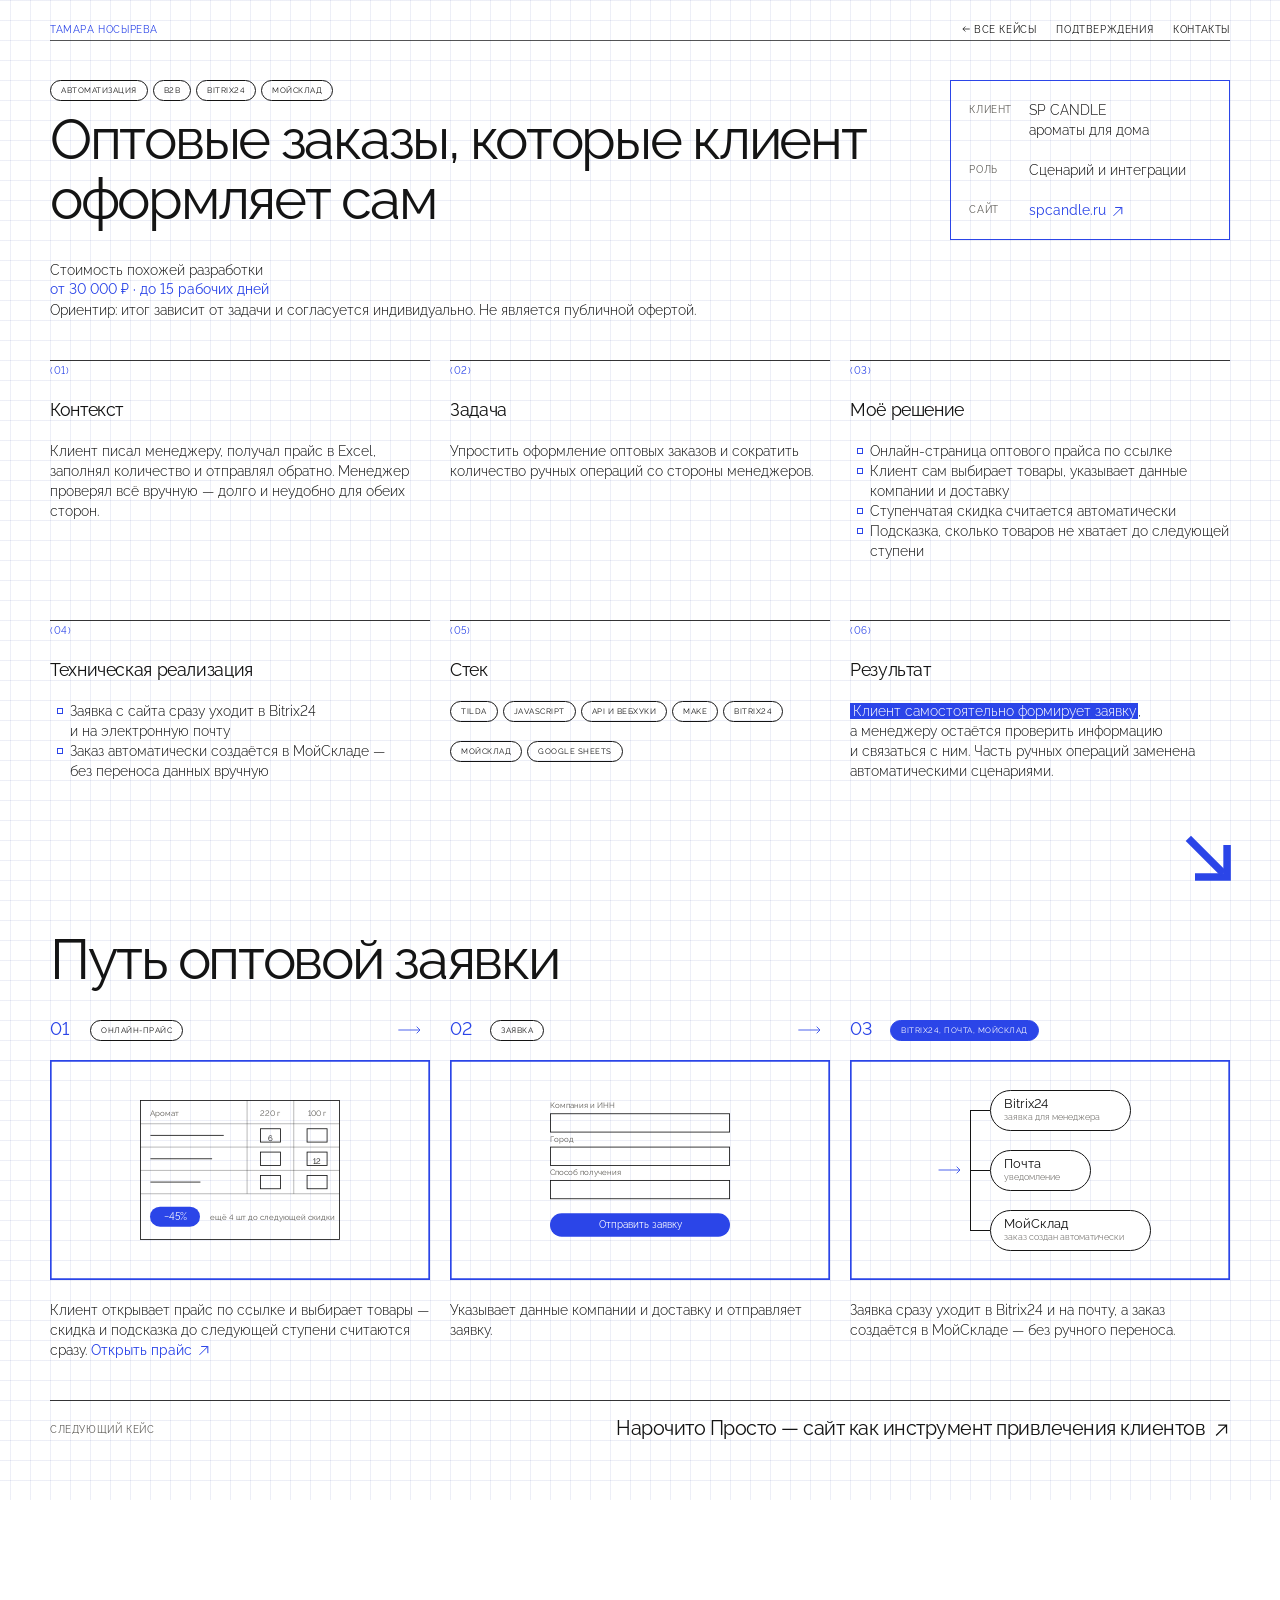
<file: cases/sp-candle-opt.html>
<!doctype html>
<html lang="ru">
<head>
<meta charset="utf-8">
<meta name="viewport" content="width=device-width, initial-scale=1">
<title>SP CANDLE: автоматизация оптовых заказов — кейс Тамары Носыревой</title>
<meta name="description" content="Кейс: онлайн-прайс для оптовых клиентов с автоматическим расчётом ступенчатых скидок, отправкой заявок в Bitrix24 и на почту и созданием заказа в МойСклад.">
<link rel="canonical" href="https://tamaranosyreva.ru/cases/sp-candle-opt.html">
<meta property="og:type" content="article">
<meta property="og:site_name" content="Тамара Носырева">
<meta property="og:locale" content="ru_RU">
<meta property="og:url" content="https://tamaranosyreva.ru/cases/sp-candle-opt.html">
<meta property="og:title" content="SP CANDLE: автоматизация оптовых заказов — кейс Тамары Носыревой">
<meta property="og:description" content="Кейс: онлайн-прайс для оптовых клиентов с автоматическим расчётом ступенчатых скидок, отправкой заявок в Bitrix24 и на почту и созданием заказа в МойСклад.">
<meta property="og:image" content="https://tamaranosyreva.ru/assets/img/og/sp-candle-opt.jpg">
<meta property="og:image:width" content="1200">
<meta property="og:image:height" content="630">
<meta name="twitter:card" content="summary_large_image">
<link rel="icon" href="/favicon.ico" sizes="32x32">
<link rel="icon" href="/assets/img/icon.svg" type="image/svg+xml">
<link rel="apple-touch-icon" href="/apple-touch-icon.png">
<script type="application/ld+json">
{
  "@context": "https://schema.org",
  "@graph": [
    {
      "@type": "Article",
      "@id": "https://tamaranosyreva.ru/cases/sp-candle-opt.html#article",
      "headline": "Оптовые заказы, которые клиент оформляет сам",
      "name": "SP CANDLE: автоматизация оптовых заказов — кейс Тамары Носыревой",
      "description": "Кейс: онлайн-прайс для оптовых клиентов с автоматическим расчётом ступенчатых скидок, отправкой заявок в Bitrix24 и на почту и созданием заказа в МойСклад.",
      "url": "https://tamaranosyreva.ru/cases/sp-candle-opt.html",
      "mainEntityOfPage": "https://tamaranosyreva.ru/cases/sp-candle-opt.html",
      "inLanguage": "ru",
      "image": [
        "https://tamaranosyreva.ru/assets/img/og/sp-candle-opt.jpg",
        "https://tamaranosyreva.ru/assets/img/spc-opt-price.jpg"
      ],
      "author": {
        "@id": "https://tamaranosyreva.ru/#person"
      },
      "publisher": {
        "@id": "https://tamaranosyreva.ru/#person"
      },
      "dateModified": "2026-10-21",
      "about": {
        "@type": "Organization",
        "name": "SP CANDLE",
        "url": "https://spcandle.ru"
      },
      "keywords": "Автоматизация, B2B, Bitrix24, МойСклад"
    },
    {
      "@type": "Person",
      "@id": "https://tamaranosyreva.ru/#person",
      "name": "Тамара Носырева",
      "url": "https://tamaranosyreva.ru/"
    },
    {
      "@type": "BreadcrumbList",
      "itemListElement": [
        {
          "@type": "ListItem",
          "position": 1,
          "name": "Тамара Носырева",
          "item": "https://tamaranosyreva.ru/"
        },
        {
          "@type": "ListItem",
          "position": 2,
          "name": "Кейсы",
          "item": "https://tamaranosyreva.ru/#cases"
        },
        {
          "@type": "ListItem",
          "position": 3,
          "name": "Оптовые заказы, которые клиент оформляет сам",
          "item": "https://tamaranosyreva.ru/cases/sp-candle-opt.html"
        }
      ]
    },
    {
      "@type": "Service",
      "@id": "https://tamaranosyreva.ru/cases/sp-candle-opt.html#service",
      "name": "Автоматизация оптовых заказов: онлайн-прайс, Bitrix24 и МойСклад",
      "url": "https://tamaranosyreva.ru/cases/sp-candle-opt.html",
      "provider": {
        "@id": "https://tamaranosyreva.ru/#person"
      },
      "areaServed": "RU",
      "offers": {
        "@type": "Offer",
        "priceCurrency": "RUB",
        "priceSpecification": {
          "@type": "PriceSpecification",
          "minPrice": 30000,
          "priceCurrency": "RUB"
        }
      }
    }
  ]
}
</script>
<link rel="preload" href="../assets/fonts/GridSans-Light.woff2" as="font" type="font/woff2" crossorigin>
<link rel="preload" href="../assets/fonts/GridSans-Regular.woff2" as="font" type="font/woff2" crossorigin>
<link rel="stylesheet" href="../assets/css/style.css?v=6a90e90d">
<script src="../assets/js/main.js?v=141c01b7"></script>
</head>
<body data-case="1">

<svg width="0" height="0" style="position:absolute" aria-hidden="true">
  <symbol id="i-arrow" viewBox="0 0 72 72" overflow="visible"><path d="M30 68.5H68.5V30" fill="none" stroke="currentColor" stroke-width="9" stroke-linejoin="miter"/><path d="M22 22 64 64" fill="none" stroke="currentColor" stroke-width="9"/></symbol>
  <symbol id="i-flow" viewBox="0 0 28 10"><path d="M0 5h26M22 1l4 4-4 4" fill="none" stroke="currentColor" stroke-width="1"/></symbol>
  <symbol id="i-back" viewBox="0 0 16 16"><path d="M14 8H3M7 4 3 8l4 4" fill="none" stroke="currentColor" stroke-width="1.2"/></symbol><symbol id="i-link" viewBox="0 0 16 16"><path d="M3 13 13 3M5 3h8v8" fill="none" stroke="currentColor" stroke-width="1.2"/></symbol>
</svg>

<!-- ===================== Кейс 02 · описание ===================== -->
<section class="screen case" id="case">
  <header class="head">
    <a class="head__name" href="../">Тамара Носырева</a>
    <nav class="head__nav" aria-label="Навигация">
      <a href="../#cases"><svg class="arrow--sm arrow--back" aria-hidden="true"><use href="#i-back"/></svg>Все&nbsp;кейсы</a><a href="#proof">Подтверждения</a><a href="../#contacts">Контакты</a>
    </nav>
  </header>

  <div class="case__body">
    <div class="grid">
      <div class="case__titlebox">
        <div class="pills"><span class="pill">Автоматизация</span><span class="pill">B2B</span><span class="pill">Bitrix24</span><span class="pill">МойСклад</span></div>
        <h1 class="h2">Оптовые заказы, которые клиент оформляет сам</h1>
        <div class="case__price small">
          <p>Стоимость похожей разработки</p>
          <p class="case__cost">от&nbsp;30&nbsp;000&nbsp;₽ · до&nbsp;15&nbsp;рабочих дней</p>
          <p>Ориентир: итог зависит от&nbsp;задачи и&nbsp;согласуется индивидуально. Не&nbsp;является публичной офертой.</p>
        </div>
      </div>
      <div class="case__meta small">
        <div class="meta__row"><span class="idx">Клиент</span><span><span>SP CANDLE<br>ароматы для&nbsp;дома</span></span></div>
        <div class="meta__row"><span class="idx">Роль</span><span><span>Сценарий и&nbsp;интеграции</span></span></div>
        <div class="meta__row"><span class="idx">Сайт</span><span><a class="meta__link" href="https://spcandle.ru" target="_blank" rel="noopener">spcandle.ru <svg class="arrow--sm"><use href="#i-link"/></svg></a></span></div>
      </div>
    </div>

    <div class="case__blocks">
      <div class="cblock">
        <span class="idx cblock__num">(01)</span>
        <h3 class="h3">Контекст</h3>
        <p class="small">Клиент писал менеджеру, получал прайс в&nbsp;Excel, заполнял количество и&nbsp;отправлял обратно. Менеджер проверял всё вручную&nbsp;— долго и&nbsp;неудобно для&nbsp;обеих сторон.</p>
      </div>
      <div class="cblock">
        <span class="idx cblock__num">(02)</span>
        <h3 class="h3">Задача</h3>
        <p class="small">Упростить оформление оптовых заказов и&nbsp;сократить количество ручных операций со&nbsp;стороны менеджеров.</p>
      </div>
      <div class="cblock">
        <span class="idx cblock__num">(03)</span>
        <h3 class="h3">Моё решение</h3>
        <ul class="list small">
          <li><span class="nw">Онлайн-страница</span> оптового прайса по&nbsp;ссылке</li>
          <li>Клиент сам выбирает товары, указывает данные компании и&nbsp;доставку</li>
          <li>Ступенчатая скидка считается автоматически</li>
          <li>Подсказка, сколько товаров не&nbsp;хватает до&nbsp;следующей ступени</li>
        </ul>
      </div>
      <div class="cblock">
        <span class="idx cblock__num">(04)</span>
        <h3 class="h3">Техническая реализация</h3>
        <ul class="list small">
          <li>Заявка с&nbsp;сайта сразу уходит в&nbsp;Bitrix24 и&nbsp;на&nbsp;электронную почту</li>
          <li>Заказ автоматически создаётся в&nbsp;МойСкладе&nbsp;— без&nbsp;переноса данных вручную</li>
        </ul>
      </div>
      <div class="cblock">
        <span class="idx cblock__num">(05)</span>
        <h3 class="h3">Стек</h3>
        <div class="pills"><span class="pill">Tilda</span><span class="pill">JavaScript</span><span class="pill">API и&nbsp;вебхуки</span><span class="pill">Make</span><span class="pill">Bitrix24</span><span class="pill">МойСклад</span><span class="pill">Google Sheets</span></div>
      </div>
      <div class="cblock cblock--result">
        <span class="idx cblock__num">(06)</span>
        <h3 class="h3">Результат</h3>
        <p class="small"><span class="mark">Клиент самостоятельно формирует заявку</span>, а&nbsp;менеджеру остаётся проверить информацию и&nbsp;связаться с&nbsp;ним. Часть ручных операций заменена автоматическими сценариями.</p>
      </div>
    </div>
  </div>
  <a class="arrow case__more" href="#proof" aria-label="Дальше"><svg class="arrow" aria-hidden="true"><use href="#i-arrow"/></svg></a>
</section>

<!-- ===================== Кейс 02 · подтверждения ===================== -->
<section class="screen block proof" id="proof">

  <div class="proof__body">
    <div class="grid proof__top">
      <h2 class="h2" style="grid-column:1/9">Путь оптовой заявки</h2>
    </div>

    <ol class="steps">
      <li class="step">
        <div class="step__head"><span class="step__num">01</span><span class="pill"><span class="nw">Онлайн-прайс</span></span><svg class="flow__arrow" aria-hidden="true"><use href="#i-flow"/></svg></div>
        <div class="shot__frame shot__frame--scheme"><svg class="shot__icon" viewBox="0 0 240 168" width="240" height="168" role="img" aria-label="Онлайн-прайс со ступенчатой скидкой" fill="none" stroke="currentColor" stroke-width="1" font-family="Grid Sans, sans-serif"><rect x=".5" y=".5" width="239" height="167"/><text x="12" y="19" text-anchor="start" font-size="10" font-weight="400" fill="var(--ink-2)" stroke="none">Аромат</text><text x="156" y="19" text-anchor="middle" font-size="10" font-weight="400" fill="var(--ink-2)" stroke="none">220 г</text><text x="212" y="19" text-anchor="middle" font-size="10" font-weight="400" fill="var(--ink-2)" stroke="none">100 г</text><path d="M.5 28.5H239.5M.5 56.5H239.5M.5 84.5H239.5M.5 112.5H239.5M128.5 .5V112.5M184.5 .5V112.5" stroke-opacity=".35"/><path d="M12.5 42.5H100.5"/><rect x="144.5" y="34.5" width="24" height="16"/><rect x="200.5" y="34.5" width="24" height="16"/><path d="M12.5 70.5H86.5"/><rect x="144.5" y="62.5" width="24" height="16"/><rect x="200.5" y="62.5" width="24" height="16"/><path d="M12.5 98.5H72.5"/><rect x="144.5" y="90.5" width="24" height="16"/><rect x="200.5" y="90.5" width="24" height="16"/><text x="156.5" y="49" text-anchor="middle" font-size="10" font-weight="400" fill="currentColor" stroke="none">6</text><text x="212.5" y="77" text-anchor="middle" font-size="10" font-weight="400" fill="currentColor" stroke="none">12</text><rect x="12" y="128" width="60" height="24" rx="12" fill="var(--accent)" stroke="none"/><text x="42" y="144" text-anchor="middle" font-size="12" font-weight="400" fill="#fff" stroke="none">−45%</text><text x="84" y="144" text-anchor="start" font-size="10" font-weight="400" fill="var(--ink-2)" stroke="none">ещё 4 шт до следующей скидки</text></svg></div>
        <p class="step__text small">Клиент открывает прайс по&nbsp;ссылке и&nbsp;выбирает товары&nbsp;— скидка и&nbsp;подсказка до&nbsp;следующей ступени считаются сразу. <a class="meta__link" href="https://spcandle.ru/opt/price" target="_blank" rel="noopener">Открыть прайс <svg class="arrow--sm"><use href="#i-link"/></svg></a></p>
      </li>
      <li class="step">
        <div class="step__head"><span class="step__num">02</span><span class="pill">Заявка</span><svg class="flow__arrow" aria-hidden="true"><use href="#i-flow"/></svg></div>
        <div class="shot__frame shot__frame--scheme"><svg class="shot__icon" viewBox="0 0 216 168" width="216" height="168" role="img" aria-label="Форма оптовой заявки" fill="none" stroke="currentColor" stroke-width="1" font-family="Grid Sans, sans-serif"><text x="0" y="10" text-anchor="start" font-size="10" font-weight="400" fill="var(--ink-2)" stroke="none">Компания и ИНН</text><rect x=".5" y="16.5" width="215" height="22"/><text x="0" y="50" text-anchor="start" font-size="10" font-weight="400" fill="var(--ink-2)" stroke="none">Город</text><rect x=".5" y="56.5" width="215" height="22"/><text x="0" y="90" text-anchor="start" font-size="10" font-weight="400" fill="var(--ink-2)" stroke="none">Способ получения</text><rect x=".5" y="96.5" width="215" height="22"/><rect x="0" y="136" width="216" height="28" rx="14" fill="var(--accent)" stroke="none"/><text x="108" y="154" text-anchor="middle" font-size="12" font-weight="400" fill="#fff" stroke="none">Отправить заявку</text></svg></div>
        <p class="step__text small">Указывает данные компании и&nbsp;доставку и&nbsp;отправляет заявку.</p>
      </li>
      <li class="step">
        <div class="step__head"><span class="step__num">03</span><span class="pill pill--fill">Bitrix24, почта, МойСклад</span></div>
        <div class="shot__frame shot__frame--scheme">
          <div class="fan">
            <svg class="flow__arrow" aria-hidden="true"><use href="#i-flow"/></svg>
            <div class="fan__targets">
              <span class="flow__node">Bitrix24<small>заявка для&nbsp;менеджера</small></span>
              <span class="flow__node">Почта<small>уведомление</small></span>
              <span class="flow__node">МойСклад<small>заказ создан автоматически</small></span>
            </div>
          </div>
        </div>
        <p class="step__text small">Заявка сразу уходит в&nbsp;Bitrix24 и&nbsp;на&nbsp;почту, а&nbsp;заказ создаётся в&nbsp;МойСкладе&nbsp;— без&nbsp;ручного переноса.</p>
      </li>
    </ol>

    <div class="case__next">
      <span class="idx">Следующий кейс</span>
      <a class="big" href="narochito-prosto.html">Нарочито Просто&nbsp;— сайт как&nbsp;инструмент привлечения клиентов <svg class="arrow--sm arrow--md"><use href="#i-link"/></svg></a>
    </div>
  </div>
</section>

</body>
</html>
</file>
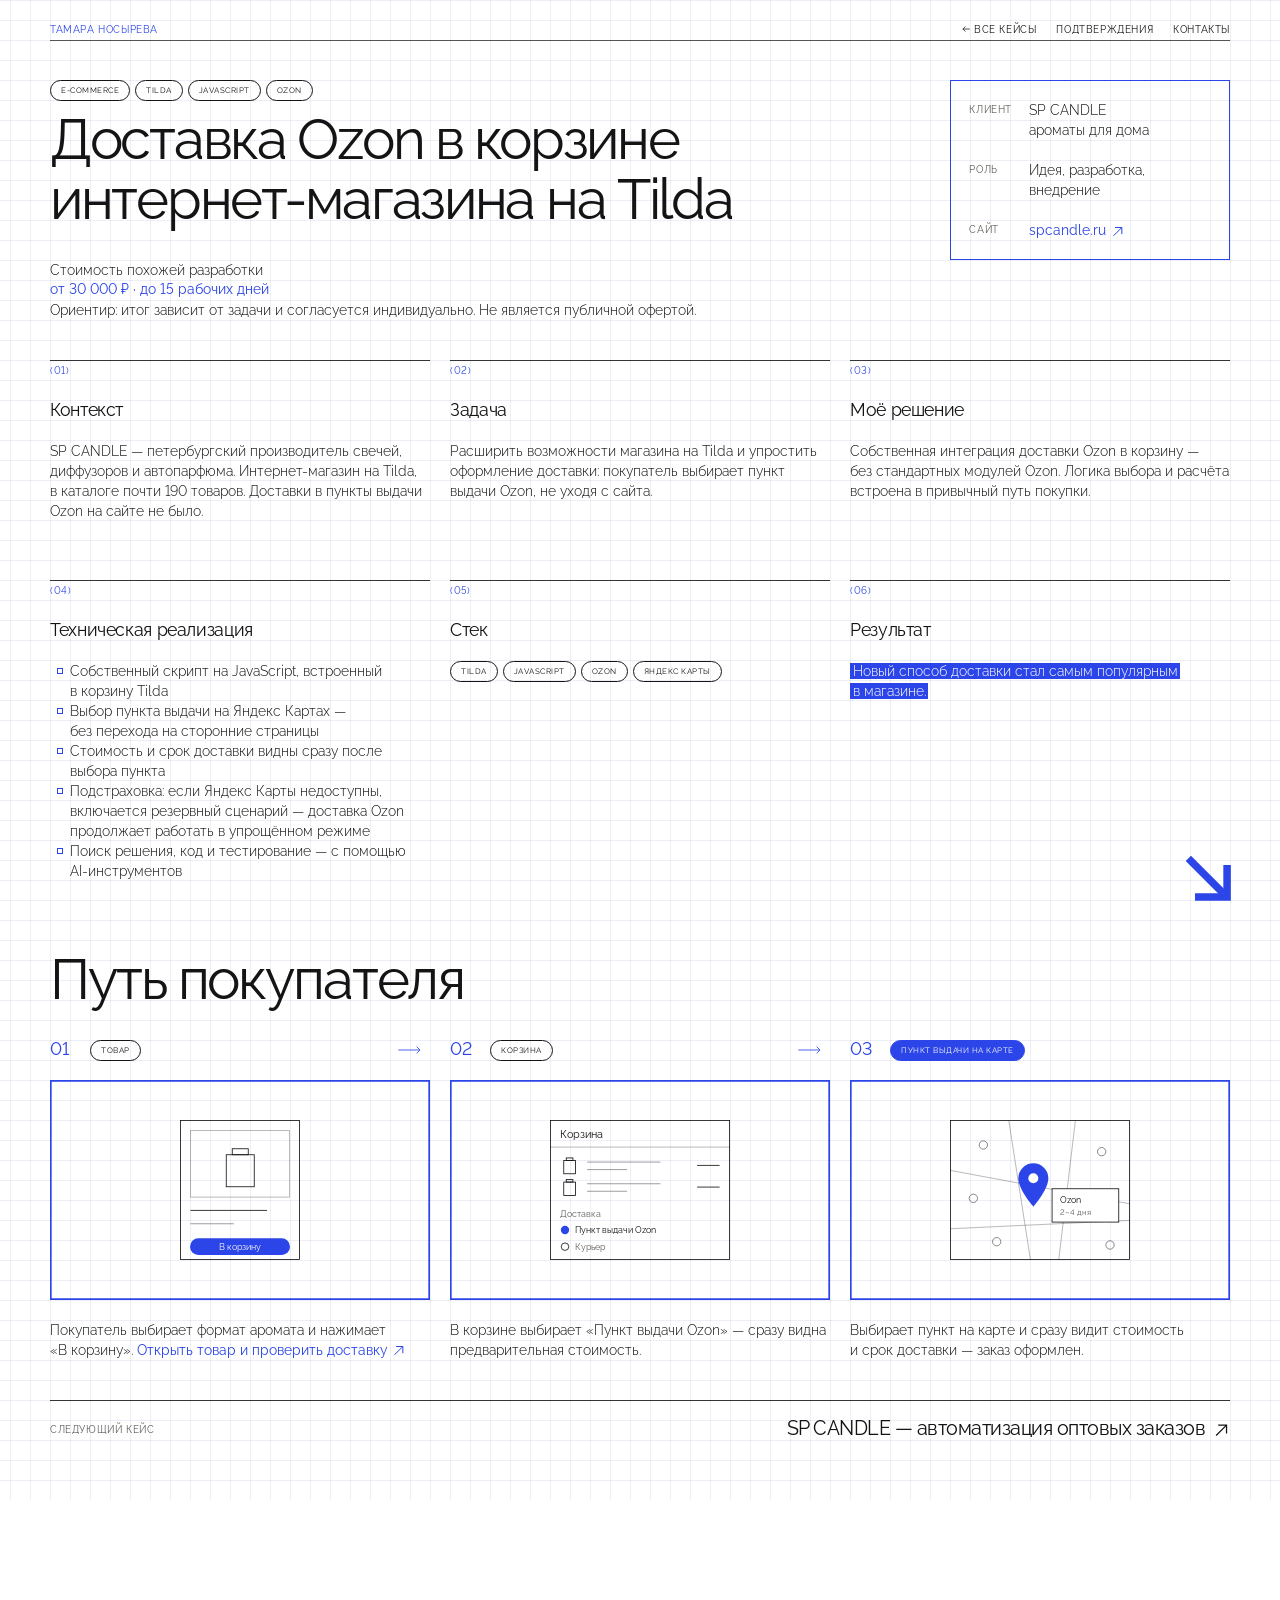
<file: cases/sp-candle-ozon.html>
<!doctype html>
<html lang="ru">
<head>
<meta charset="utf-8">
<meta name="viewport" content="width=device-width, initial-scale=1">
<title>SP CANDLE: доставка Ozon в корзине Tilda — кейс Тамары Носыревой</title>
<meta name="description" content="Кейс: собственная интеграция доставки в пункты выдачи Ozon в корзину интернет-магазина на Tilda — выбор пункта на карте, стоимость и срок доставки.">
<link rel="canonical" href="https://tamaranosyreva.ru/cases/sp-candle-ozon.html">
<meta property="og:type" content="article">
<meta property="og:site_name" content="Тамара Носырева">
<meta property="og:locale" content="ru_RU">
<meta property="og:url" content="https://tamaranosyreva.ru/cases/sp-candle-ozon.html">
<meta property="og:title" content="SP CANDLE: доставка Ozon в корзине Tilda — кейс Тамары Носыревой">
<meta property="og:description" content="Кейс: собственная интеграция доставки в пункты выдачи Ozon в корзину интернет-магазина на Tilda — выбор пункта на карте, стоимость и срок доставки.">
<meta property="og:image" content="https://tamaranosyreva.ru/assets/img/og/sp-candle-ozon.jpg">
<meta property="og:image:width" content="1200">
<meta property="og:image:height" content="630">
<meta name="twitter:card" content="summary_large_image">
<link rel="icon" href="/favicon.ico" sizes="32x32">
<link rel="icon" href="/assets/img/icon.svg" type="image/svg+xml">
<link rel="apple-touch-icon" href="/apple-touch-icon.png">
<script type="application/ld+json">
{
  "@context": "https://schema.org",
  "@graph": [
    {
      "@type": "Article",
      "@id": "https://tamaranosyreva.ru/cases/sp-candle-ozon.html#article",
      "headline": "Доставка Ozon в корзине интернет-магазина на Tilda",
      "name": "SP CANDLE: доставка Ozon в корзине Tilda — кейс Тамары Носыревой",
      "description": "Кейс: собственная интеграция доставки в пункты выдачи Ozon в корзину интернет-магазина на Tilda — выбор пункта на карте, стоимость и срок доставки.",
      "url": "https://tamaranosyreva.ru/cases/sp-candle-ozon.html",
      "mainEntityOfPage": "https://tamaranosyreva.ru/cases/sp-candle-ozon.html",
      "inLanguage": "ru",
      "image": [
        "https://tamaranosyreva.ru/assets/img/og/sp-candle-ozon.jpg",
        "https://tamaranosyreva.ru/assets/img/spc-product-card.jpg"
      ],
      "author": {
        "@id": "https://tamaranosyreva.ru/#person"
      },
      "publisher": {
        "@id": "https://tamaranosyreva.ru/#person"
      },
      "dateModified": "2026-10-21",
      "about": {
        "@type": "Organization",
        "name": "SP CANDLE",
        "url": "https://spcandle.ru"
      },
      "keywords": "E-commerce, Tilda, JavaScript, Ozon"
    },
    {
      "@type": "Person",
      "@id": "https://tamaranosyreva.ru/#person",
      "name": "Тамара Носырева",
      "url": "https://tamaranosyreva.ru/"
    },
    {
      "@type": "BreadcrumbList",
      "itemListElement": [
        {
          "@type": "ListItem",
          "position": 1,
          "name": "Тамара Носырева",
          "item": "https://tamaranosyreva.ru/"
        },
        {
          "@type": "ListItem",
          "position": 2,
          "name": "Кейсы",
          "item": "https://tamaranosyreva.ru/#cases"
        },
        {
          "@type": "ListItem",
          "position": 3,
          "name": "Доставка Ozon в корзине интернет-магазина на Tilda",
          "item": "https://tamaranosyreva.ru/cases/sp-candle-ozon.html"
        }
      ]
    },
    {
      "@type": "Service",
      "@id": "https://tamaranosyreva.ru/cases/sp-candle-ozon.html#service",
      "name": "Доставка в пункты выдачи Ozon в корзине Tilda",
      "url": "https://tamaranosyreva.ru/cases/sp-candle-ozon.html",
      "provider": {
        "@id": "https://tamaranosyreva.ru/#person"
      },
      "areaServed": "RU",
      "offers": {
        "@type": "Offer",
        "priceCurrency": "RUB",
        "priceSpecification": {
          "@type": "PriceSpecification",
          "minPrice": 30000,
          "priceCurrency": "RUB"
        }
      }
    }
  ]
}
</script>
<link rel="preload" href="../assets/fonts/GridSans-Light.woff2" as="font" type="font/woff2" crossorigin>
<link rel="preload" href="../assets/fonts/GridSans-Regular.woff2" as="font" type="font/woff2" crossorigin>
<link rel="stylesheet" href="../assets/css/style.css?v=6a90e90d">
<script src="../assets/js/main.js?v=141c01b7"></script>
</head>
<body data-case="1">

<svg width="0" height="0" style="position:absolute" aria-hidden="true">
  <symbol id="i-arrow" viewBox="0 0 72 72" overflow="visible"><path d="M30 68.5H68.5V30" fill="none" stroke="currentColor" stroke-width="9" stroke-linejoin="miter"/><path d="M22 22 64 64" fill="none" stroke="currentColor" stroke-width="9"/></symbol>
  <symbol id="i-flow" viewBox="0 0 28 10"><path d="M0 5h26M22 1l4 4-4 4" fill="none" stroke="currentColor" stroke-width="1"/></symbol>
  <symbol id="i-back" viewBox="0 0 16 16"><path d="M14 8H3M7 4 3 8l4 4" fill="none" stroke="currentColor" stroke-width="1.2"/></symbol><symbol id="i-link" viewBox="0 0 16 16"><path d="M3 13 13 3M5 3h8v8" fill="none" stroke="currentColor" stroke-width="1.2"/></symbol>
</svg>

<!-- ===================== Кейс 01 · описание ===================== -->
<section class="screen case" id="case">
  <header class="head">
    <a class="head__name" href="../">Тамара Носырева</a>
    <nav class="head__nav" aria-label="Навигация">
      <a href="../#cases"><svg class="arrow--sm arrow--back" aria-hidden="true"><use href="#i-back"/></svg>Все&nbsp;кейсы</a><a href="#proof">Подтверждения</a><a href="../#contacts">Контакты</a>
    </nav>
  </header>

  <div class="case__body">
    <div class="grid">
      <div class="case__titlebox">
        <div class="pills"><span class="pill"><span class="nw">E-commerce</span></span><span class="pill">Tilda</span><span class="pill">JavaScript</span><span class="pill">Ozon</span></div>
        <h1 class="h2">Доставка Ozon в&nbsp;корзине <span class="nw">интернет-магазина</span> на&nbsp;Tilda</h1>
        <div class="case__price small">
          <p>Стоимость похожей разработки</p>
          <p class="case__cost">от&nbsp;30&nbsp;000&nbsp;₽ · до&nbsp;15&nbsp;рабочих дней</p>
          <p>Ориентир: итог зависит от&nbsp;задачи и&nbsp;согласуется индивидуально. Не&nbsp;является публичной офертой.</p>
        </div>
      </div>
      <div class="case__meta small">
        <div class="meta__row"><span class="idx">Клиент</span><span><span>SP CANDLE<br>ароматы для&nbsp;дома</span></span></div>
        <div class="meta__row"><span class="idx">Роль</span><span><span>Идея, разработка, внедрение</span></span></div>
        <div class="meta__row"><span class="idx">Сайт</span><span><a class="meta__link" href="https://spcandle.ru" target="_blank" rel="noopener">spcandle.ru <svg class="arrow--sm"><use href="#i-link"/></svg></a></span></div>
      </div>
    </div>

    <div class="case__blocks">
      <div class="cblock">
        <span class="idx cblock__num">(01)</span>
        <h3 class="h3">Контекст</h3>
        <p class="small">SP&nbsp;CANDLE&nbsp;— петербургский производитель свечей, диффузоров и&nbsp;автопарфюма. <span class="nw">Интернет-магазин</span> на&nbsp;Tilda, в&nbsp;каталоге почти 190&nbsp;товаров. Доставки в&nbsp;пункты выдачи Ozon на&nbsp;сайте не&nbsp;было.</p>
      </div>
      <div class="cblock">
        <span class="idx cblock__num">(02)</span>
        <h3 class="h3">Задача</h3>
        <p class="small">Расширить возможности магазина на&nbsp;Tilda и&nbsp;упростить оформление доставки: покупатель выбирает пункт выдачи Ozon, не&nbsp;уходя с&nbsp;сайта.</p>
      </div>
      <div class="cblock">
        <span class="idx cblock__num">(03)</span>
        <h3 class="h3">Моё решение</h3>
        <p class="small">Собственная интеграция доставки Ozon в&nbsp;корзину&nbsp;— без&nbsp;стандартных модулей Ozon. Логика выбора и&nbsp;расчёта встроена в&nbsp;привычный путь покупки.</p>
      </div>
      <div class="cblock">
        <span class="idx cblock__num">(04)</span>
        <h3 class="h3">Техническая реализация</h3>
        <ul class="list small">
          <li>Собственный скрипт на&nbsp;JavaScript, встроенный в&nbsp;корзину Tilda</li>
          <li>Выбор пункта выдачи на&nbsp;Яндекс Картах&nbsp;— без&nbsp;перехода на&nbsp;сторонние страницы</li>
          <li>Стоимость и&nbsp;срок доставки видны сразу после выбора пункта</li>
          <li>Подстраховка: если Яндекс Карты недоступны, включается резервный сценарий&nbsp;— доставка Ozon продолжает работать в&nbsp;упрощённом режиме</li>
          <li>Поиск решения, код и&nbsp;тестирование&nbsp;— с&nbsp;помощью <span class="nw">AI-инструментов</span></li>
        </ul>
      </div>
      <div class="cblock">
        <span class="idx cblock__num">(05)</span>
        <h3 class="h3">Стек</h3>
        <div class="pills"><span class="pill">Tilda</span><span class="pill">JavaScript</span><span class="pill">Ozon</span><span class="pill">Яндекс Карты</span></div>
      </div>
      <div class="cblock cblock--result">
        <span class="idx cblock__num">(06)</span>
        <h3 class="h3">Результат</h3>
        <p class="small"><span class="mark">Новый способ доставки стал самым популярным в&nbsp;магазине.</span></p>
      </div>
    </div>
  </div>
  <a class="arrow case__more" href="#proof" aria-label="Дальше"><svg class="arrow" aria-hidden="true"><use href="#i-arrow"/></svg></a>
</section>

<!-- ===================== Кейс 01 · подтверждения ===================== -->
<section class="screen block proof" id="proof">

  <div class="proof__body">
    <div class="grid proof__top">
      <h2 class="h2" style="grid-column:1/9">Путь покупателя</h2>
    </div>

    <ol class="steps">
      <li class="step">
        <div class="step__head"><span class="step__num">01</span><span class="pill">Товар</span><svg class="flow__arrow" aria-hidden="true"><use href="#i-flow"/></svg></div>
        <div class="shot__frame shot__frame--scheme"><svg class="shot__icon" viewBox="0 0 144 168" width="144" height="168" role="img" aria-label="Карточка товара с кнопкой «В корзину»" fill="none" stroke="currentColor" stroke-width="1" font-family="Grid Sans, sans-serif"><rect x=".5" y=".5" width="143" height="167"/><rect x="12.5" y="12.5" width="119" height="80" stroke-opacity=".35"/><rect x="62.7" y="34.5" width="19.2" height="7.199999999999999"/><rect x="55.5" y="41.7" width="33.6" height="38.4"/><path d="M12.5 108.5H104.5"/><path d="M12.5 124.5H64.5" stroke-opacity=".5"/><rect x="12" y="142" width="120" height="20" rx="10" fill="var(--accent)" stroke="none"/><text x="72" y="156" text-anchor="middle" font-size="11" font-weight="400" fill="#fff" stroke="none">В корзину</text></svg></div>
        <p class="step__text small">Покупатель выбирает формат аромата и&nbsp;нажимает «В&nbsp;корзину». <a class="meta__link" href="https://spcandle.ru/catalog/aromaticheskie-svechi/tproduct/2175581711-603357632281-svecha-islandiya-220-g" target="_blank" rel="noopener">Открыть товар и&nbsp;проверить доставку <svg class="arrow--sm"><use href="#i-link"/></svg></a></p>
      </li>
      <li class="step">
        <div class="step__head"><span class="step__num">02</span><span class="pill">Корзина</span><svg class="flow__arrow" aria-hidden="true"><use href="#i-flow"/></svg></div>
        <div class="shot__frame shot__frame--scheme"><svg class="shot__icon" viewBox="0 0 216 168" width="216" height="168" role="img" aria-label="Корзина с выбором доставки Ozon" fill="none" stroke="currentColor" stroke-width="1" font-family="Grid Sans, sans-serif"><rect x=".5" y=".5" width="215" height="167"/><text x="12" y="21" text-anchor="start" font-size="13" font-weight="400" fill="currentColor" stroke="none">Корзина</text><path d="M.5 32.5H215.5" stroke-opacity=".35"/><rect x="19.5" y="45.5" width="8.0" height="3.0"/><rect x="16.5" y="48.5" width="14.0" height="16.0"/><path d="M44.5 50.5H132.5M44.5 59.5H92.5" stroke-opacity=".5"/><path d="M176.5 54.5H203.5"/><rect x="19.5" y="71.5" width="8.0" height="3.0"/><rect x="16.5" y="74.5" width="14.0" height="16.0"/><path d="M44.5 76.5H132.5M44.5 85.5H92.5" stroke-opacity=".5"/><path d="M176.5 80.5H203.5"/><text x="12" y="116" text-anchor="start" font-size="11" font-weight="400" fill="var(--ink-2)" stroke="none">Доставка</text><circle cx="18" cy="132" r="5" fill="var(--accent)" stroke="none"/><text x="30" y="136" text-anchor="start" font-size="11" font-weight="400" fill="currentColor" stroke="none">Пункт выдачи Ozon</text><circle cx="18" cy="152" r="4.5"/><text x="30" y="156" text-anchor="start" font-size="11" font-weight="400" fill="var(--ink-2)" stroke="none">Курьер</text></svg></div>
        <p class="step__text small">В&nbsp;корзине выбирает «Пункт выдачи Ozon»&nbsp;— сразу видна предварительная стоимость.</p>
      </li>
      <li class="step">
        <div class="step__head"><span class="step__num">03</span><span class="pill pill--fill">Пункт выдачи на&nbsp;карте</span></div>
        <div class="shot__frame shot__frame--scheme"><svg class="shot__icon" viewBox="0 0 216 168" width="216" height="168" role="img" aria-label="Карта пунктов выдачи Ozon" fill="none" stroke="currentColor" stroke-width="1" font-family="Grid Sans, sans-serif"><rect x=".5" y=".5" width="215" height="167"/><path d="M.5 60.5L215.5 100.5M70.5 .5L96.5 167.5M150.5 .5L130.5 167.5M.5 130.5L215.5 120.5" stroke-opacity=".35"/><circle cx="40" cy="30" r="5" stroke-opacity=".6"/><circle cx="182" cy="38" r="5" stroke-opacity=".6"/><circle cx="56" cy="146" r="5" stroke-opacity=".6"/><circle cx="192" cy="150" r="5" stroke-opacity=".6"/><circle cx="28" cy="94" r="5" stroke-opacity=".6"/><path d="M100 104C100 104 82 84 82 70A18 18 0 0 1 118 70C118 84 100 104 100 104Z" fill="var(--accent)" stroke="none"/><circle cx="100" cy="70" r="6" fill="#fff" stroke="none"/><rect x="122.5" y="82.5" width="80" height="40" fill="var(--paper)"/><text x="132" y="99" text-anchor="start" font-size="11" font-weight="400" fill="currentColor" stroke="none">Ozon</text><text x="132" y="114" text-anchor="start" font-size="10" font-weight="400" fill="var(--ink-2)" stroke="none">2–4 дня</text></svg></div>
        <p class="step__text small">Выбирает пункт на&nbsp;карте и&nbsp;сразу видит стоимость и&nbsp;срок доставки&nbsp;— заказ оформлен.</p>
      </li>
    </ol>

    <div class="case__next">
      <span class="idx">Следующий кейс</span>
      <a class="big" href="sp-candle-opt.html">SP CANDLE&nbsp;— автоматизация оптовых заказов <svg class="arrow--sm arrow--md"><use href="#i-link"/></svg></a>
    </div>
  </div>
</section>

</body>
</html>
</file>
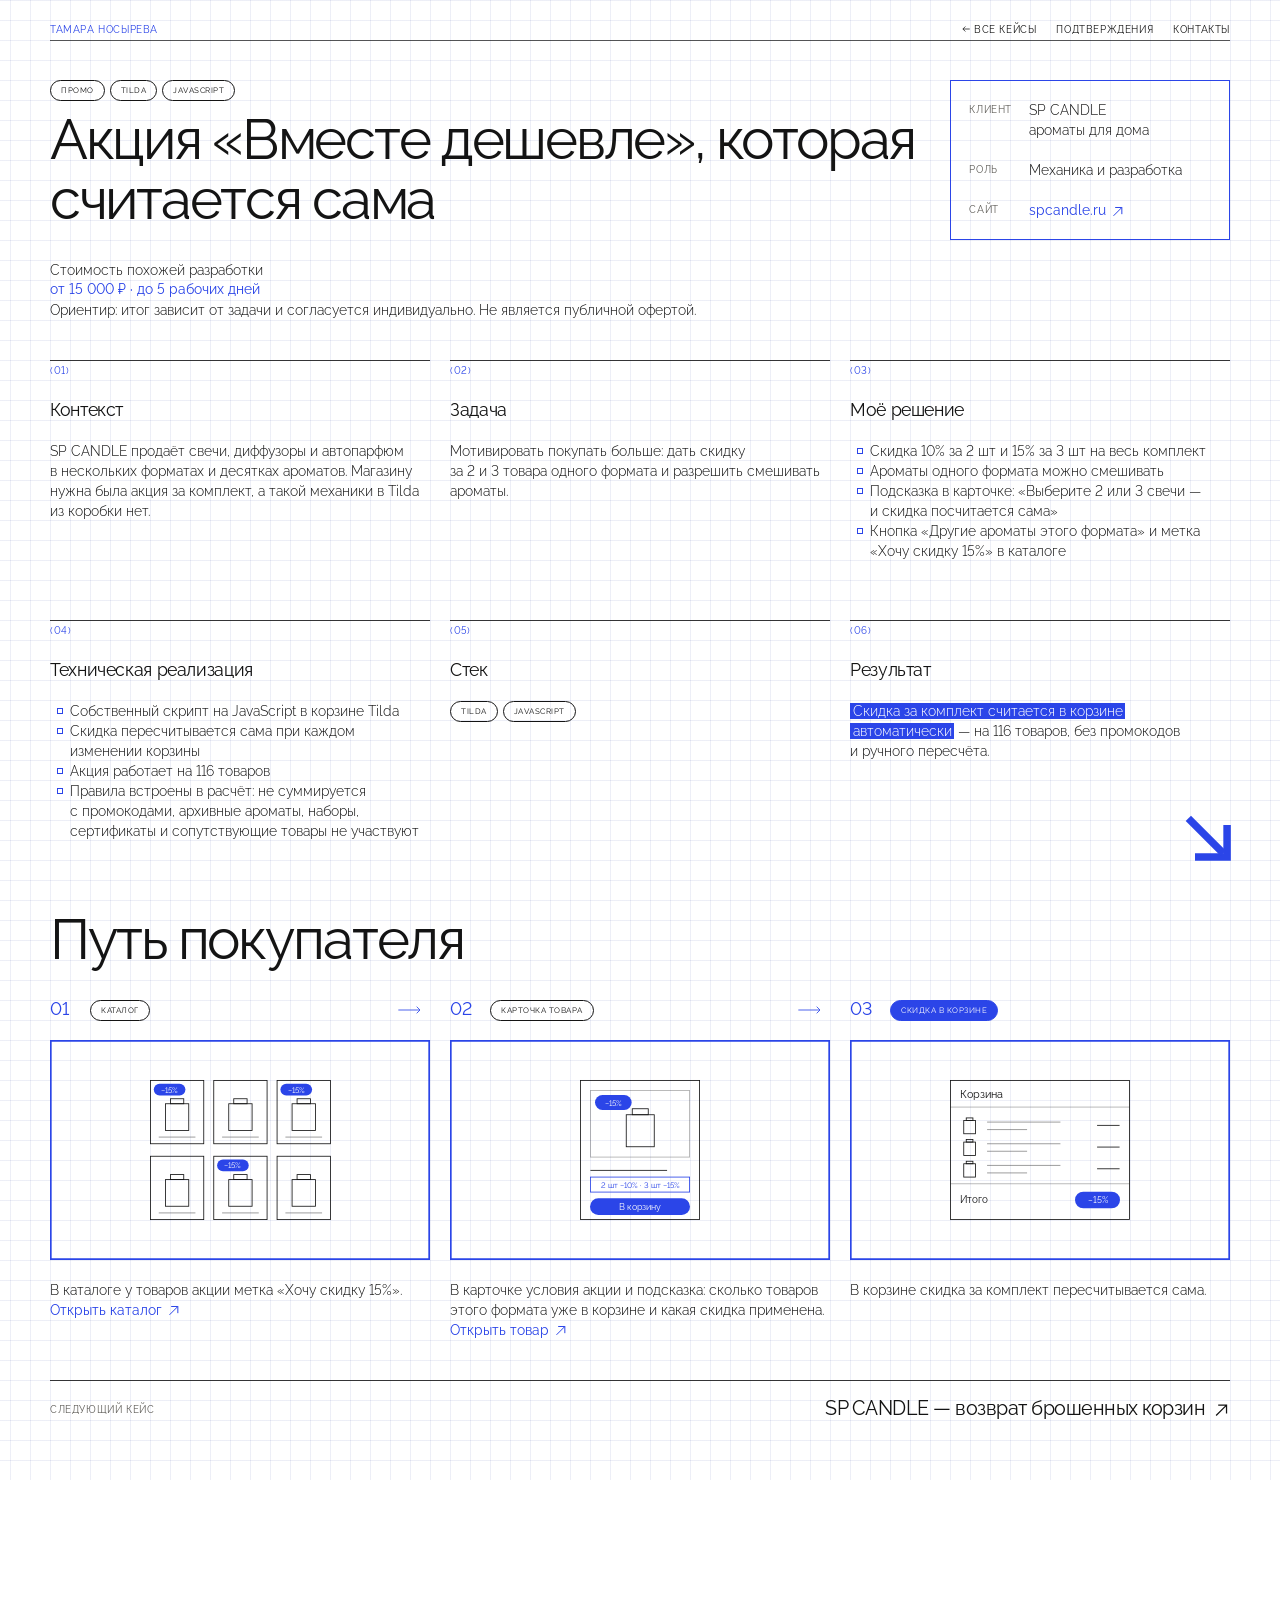
<file: cases/sp-candle-promo.html>
<!doctype html>
<html lang="ru">
<head>
<meta charset="utf-8">
<meta name="viewport" content="width=device-width, initial-scale=1">
<title>SP CANDLE: акция «Вместе дешевле» в корзине Tilda — кейс Тамары Носыревой</title>
<meta name="description" content="Кейс: акция «Вместе дешевле» для интернет-магазина на Tilda — скидка 10% за 2 и 15% за 3 товара одного формата, ароматы можно смешивать, скидка считается в корзине автоматически.">
<link rel="canonical" href="https://tamaranosyreva.ru/cases/sp-candle-promo.html">
<meta property="og:type" content="article">
<meta property="og:site_name" content="Тамара Носырева">
<meta property="og:locale" content="ru_RU">
<meta property="og:url" content="https://tamaranosyreva.ru/cases/sp-candle-promo.html">
<meta property="og:title" content="SP CANDLE: акция «Вместе дешевле» в корзине Tilda — кейс Тамары Носыревой">
<meta property="og:description" content="Кейс: акция «Вместе дешевле» для интернет-магазина на Tilda — скидка 10% за 2 и 15% за 3 товара одного формата, ароматы можно смешивать, скидка считается в корзине автоматически.">
<meta property="og:image" content="https://tamaranosyreva.ru/assets/img/og/sp-candle-promo.jpg">
<meta property="og:image:width" content="1200">
<meta property="og:image:height" content="630">
<meta name="twitter:card" content="summary_large_image">
<link rel="icon" href="/favicon.ico" sizes="32x32">
<link rel="icon" href="/assets/img/icon.svg" type="image/svg+xml">
<link rel="apple-touch-icon" href="/apple-touch-icon.png">
<script type="application/ld+json">
{
  "@context": "https://schema.org",
  "@graph": [
    {
      "@type": "Article",
      "@id": "https://tamaranosyreva.ru/cases/sp-candle-promo.html#article",
      "headline": "Акция «Вместе дешевле», которая считается сама",
      "name": "SP CANDLE: акция «Вместе дешевле» в корзине Tilda — кейс Тамары Носыревой",
      "description": "Кейс: акция «Вместе дешевле» для интернет-магазина на Tilda — скидка 10% за 2 и 15% за 3 товара одного формата, ароматы можно смешивать, скидка считается в корзине автоматически.",
      "url": "https://tamaranosyreva.ru/cases/sp-candle-promo.html",
      "mainEntityOfPage": "https://tamaranosyreva.ru/cases/sp-candle-promo.html",
      "inLanguage": "ru",
      "image": [
        "https://tamaranosyreva.ru/assets/img/og/sp-candle-promo.jpg",
        "https://tamaranosyreva.ru/assets/img/spc-promo-catalog.jpg"
      ],
      "author": {
        "@id": "https://tamaranosyreva.ru/#person"
      },
      "publisher": {
        "@id": "https://tamaranosyreva.ru/#person"
      },
      "dateModified": "2026-10-21",
      "about": {
        "@type": "Organization",
        "name": "SP CANDLE",
        "url": "https://spcandle.ru"
      },
      "keywords": "Промо, Tilda, JavaScript"
    },
    {
      "@type": "Person",
      "@id": "https://tamaranosyreva.ru/#person",
      "name": "Тамара Носырева",
      "url": "https://tamaranosyreva.ru/"
    },
    {
      "@type": "BreadcrumbList",
      "itemListElement": [
        {
          "@type": "ListItem",
          "position": 1,
          "name": "Тамара Носырева",
          "item": "https://tamaranosyreva.ru/"
        },
        {
          "@type": "ListItem",
          "position": 2,
          "name": "Кейсы",
          "item": "https://tamaranosyreva.ru/#cases"
        },
        {
          "@type": "ListItem",
          "position": 3,
          "name": "Акция «Вместе дешевле», которая считается сама",
          "item": "https://tamaranosyreva.ru/cases/sp-candle-promo.html"
        }
      ]
    },
    {
      "@type": "Service",
      "@id": "https://tamaranosyreva.ru/cases/sp-candle-promo.html#service",
      "name": "Акции и скидки, которые считаются в корзине автоматически",
      "url": "https://tamaranosyreva.ru/cases/sp-candle-promo.html",
      "provider": {
        "@id": "https://tamaranosyreva.ru/#person"
      },
      "areaServed": "RU",
      "offers": {
        "@type": "Offer",
        "priceCurrency": "RUB",
        "priceSpecification": {
          "@type": "PriceSpecification",
          "minPrice": 15000,
          "priceCurrency": "RUB"
        }
      }
    }
  ]
}
</script>
<link rel="preload" href="../assets/fonts/GridSans-Light.woff2" as="font" type="font/woff2" crossorigin>
<link rel="preload" href="../assets/fonts/GridSans-Regular.woff2" as="font" type="font/woff2" crossorigin>
<link rel="stylesheet" href="../assets/css/style.css?v=6a90e90d">
<script src="../assets/js/main.js?v=141c01b7"></script>
</head>
<body data-case="1">

<svg width="0" height="0" style="position:absolute" aria-hidden="true">
  <symbol id="i-arrow" viewBox="0 0 72 72" overflow="visible"><path d="M30 68.5H68.5V30" fill="none" stroke="currentColor" stroke-width="9" stroke-linejoin="miter"/><path d="M22 22 64 64" fill="none" stroke="currentColor" stroke-width="9"/></symbol>
  <symbol id="i-flow" viewBox="0 0 28 10"><path d="M0 5h26M22 1l4 4-4 4" fill="none" stroke="currentColor" stroke-width="1"/></symbol>
  <symbol id="i-back" viewBox="0 0 16 16"><path d="M14 8H3M7 4 3 8l4 4" fill="none" stroke="currentColor" stroke-width="1.2"/></symbol><symbol id="i-link" viewBox="0 0 16 16"><path d="M3 13 13 3M5 3h8v8" fill="none" stroke="currentColor" stroke-width="1.2"/></symbol>
</svg>

<!-- ===================== Кейс 06 · описание ===================== -->
<section class="screen case" id="case">
  <header class="head">
    <a class="head__name" href="../">Тамара Носырева</a>
    <nav class="head__nav" aria-label="Навигация">
      <a href="../#cases"><svg class="arrow--sm arrow--back" aria-hidden="true"><use href="#i-back"/></svg>Все&nbsp;кейсы</a><a href="#proof">Подтверждения</a><a href="../#contacts">Контакты</a>
    </nav>
  </header>

  <div class="case__body">
    <div class="grid">
      <div class="case__titlebox">
        <div class="pills"><span class="pill">Промо</span><span class="pill">Tilda</span><span class="pill">JavaScript</span></div>
        <h1 class="h2">Акция «Вместе дешевле», которая считается сама</h1>
        <div class="case__price small">
          <p>Стоимость похожей разработки</p>
          <p class="case__cost">от&nbsp;15&nbsp;000&nbsp;₽ · до&nbsp;5&nbsp;рабочих дней</p>
          <p>Ориентир: итог зависит от&nbsp;задачи и&nbsp;согласуется индивидуально. Не&nbsp;является публичной офертой.</p>
        </div>
      </div>
      <div class="case__meta small">
        <div class="meta__row"><span class="idx">Клиент</span><span><span>SP CANDLE<br>ароматы для&nbsp;дома</span></span></div>
        <div class="meta__row"><span class="idx">Роль</span><span><span>Механика и&nbsp;разработка</span></span></div>
        <div class="meta__row"><span class="idx">Сайт</span><span><a class="meta__link" href="https://spcandle.ru" target="_blank" rel="noopener">spcandle.ru <svg class="arrow--sm"><use href="#i-link"/></svg></a></span></div>
      </div>
    </div>

    <div class="case__blocks">
      <div class="cblock">
        <span class="idx cblock__num">(01)</span>
        <h3 class="h3">Контекст</h3>
        <p class="small">SP CANDLE продаёт свечи, диффузоры и&nbsp;автопарфюм в&nbsp;нескольких форматах и&nbsp;десятках ароматов. Магазину нужна была акция за&nbsp;комплект, а&nbsp;такой механики в&nbsp;Tilda из&nbsp;коробки нет.</p>
      </div>
      <div class="cblock">
        <span class="idx cblock__num">(02)</span>
        <h3 class="h3">Задача</h3>
        <p class="small">Мотивировать покупать больше: дать скидку за&nbsp;2&nbsp;и&nbsp;3&nbsp;товара одного формата и&nbsp;разрешить смешивать ароматы.</p>
      </div>
      <div class="cblock">
        <span class="idx cblock__num">(03)</span>
        <h3 class="h3">Моё решение</h3>
        <ul class="list small">
          <li>Скидка 10% за&nbsp;2&nbsp;шт и&nbsp;15% за&nbsp;3&nbsp;шт на&nbsp;весь комплект</li>
          <li>Ароматы одного формата можно смешивать</li>
          <li>Подсказка в&nbsp;карточке: «Выберите 2&nbsp;или&nbsp;3&nbsp;свечи&nbsp;— и&nbsp;скидка посчитается сама»</li>
          <li>Кнопка «Другие ароматы этого формата» и&nbsp;метка «Хочу скидку 15%» в&nbsp;каталоге</li>
        </ul>
      </div>
      <div class="cblock">
        <span class="idx cblock__num">(04)</span>
        <h3 class="h3">Техническая реализация</h3>
        <ul class="list small">
          <li>Собственный скрипт на&nbsp;JavaScript в&nbsp;корзине Tilda</li>
          <li>Скидка пересчитывается сама при&nbsp;каждом изменении корзины</li>
          <li>Акция работает на&nbsp;116&nbsp;товаров</li>
          <li>Правила встроены в&nbsp;расчёт: не&nbsp;суммируется с&nbsp;промокодами, архивные ароматы, наборы, сертификаты и&nbsp;сопутствующие товары не&nbsp;участвуют</li>
        </ul>
      </div>
      <div class="cblock">
        <span class="idx cblock__num">(05)</span>
        <h3 class="h3">Стек</h3>
        <div class="pills"><span class="pill">Tilda</span><span class="pill">JavaScript</span></div>
      </div>
      <div class="cblock cblock--result">
        <span class="idx cblock__num">(06)</span>
        <h3 class="h3">Результат</h3>
        <p class="small"><span class="mark">Скидка за&nbsp;комплект считается в&nbsp;корзине автоматически</span>&nbsp;— на&nbsp;116&nbsp;товаров, без&nbsp;промокодов и&nbsp;ручного пересчёта.</p>
      </div>
    </div>
  </div>
  <a class="arrow case__more" href="#proof" aria-label="Дальше"><svg class="arrow" aria-hidden="true"><use href="#i-arrow"/></svg></a>
</section>

<!-- ===================== Кейс 06 · подтверждения ===================== -->
<section class="screen block proof" id="proof">

  <div class="proof__body">
    <div class="grid proof__top">
      <h2 class="h2" style="grid-column:1/9">Путь покупателя</h2>
    </div>

    <ol class="steps">
      <li class="step">
        <div class="step__head"><span class="step__num">01</span><span class="pill">Каталог</span><svg class="flow__arrow" aria-hidden="true"><use href="#i-flow"/></svg></div>
        <div class="shot__frame shot__frame--scheme"><svg class="shot__icon" viewBox="0 0 216 168" width="216" height="168" role="img" aria-label="Каталог с метками акции" fill="none" stroke="currentColor" stroke-width="1" font-family="Grid Sans, sans-serif"><rect x="0.5" y="0.5" width="64" height="76"/><rect x="24.5" y="22.5" width="16" height="6"/><rect x="18.5" y="28.5" width="28" height="32"/><path d="M10.5 68.5H54.5" stroke-opacity=".5"/><rect x="0.5" y="91.5" width="64" height="76"/><rect x="24.5" y="113.5" width="16" height="6"/><rect x="18.5" y="119.5" width="28" height="32"/><path d="M10.5 159.5H54.5" stroke-opacity=".5"/><rect x="76.5" y="0.5" width="64" height="76"/><rect x="100.5" y="22.5" width="16" height="6"/><rect x="94.5" y="28.5" width="28" height="32"/><path d="M86.5 68.5H130.5" stroke-opacity=".5"/><rect x="76.5" y="91.5" width="64" height="76"/><rect x="100.5" y="113.5" width="16" height="6"/><rect x="94.5" y="119.5" width="28" height="32"/><path d="M86.5 159.5H130.5" stroke-opacity=".5"/><rect x="152.5" y="0.5" width="64" height="76"/><rect x="176.5" y="22.5" width="16" height="6"/><rect x="170.5" y="28.5" width="28" height="32"/><path d="M162.5 68.5H206.5" stroke-opacity=".5"/><rect x="152.5" y="91.5" width="64" height="76"/><rect x="176.5" y="113.5" width="16" height="6"/><rect x="170.5" y="119.5" width="28" height="32"/><path d="M162.5 159.5H206.5" stroke-opacity=".5"/><rect x="4.5" y="4.5" width="38" height="14" rx="7" fill="var(--accent)" stroke="none"/><text x="23.5" y="15.0" text-anchor="middle" font-size="9" font-weight="400" fill="#fff" stroke="none">−15%</text><rect x="156.5" y="4.5" width="38" height="14" rx="7" fill="var(--accent)" stroke="none"/><text x="175.5" y="15.0" text-anchor="middle" font-size="9" font-weight="400" fill="#fff" stroke="none">−15%</text><rect x="80.5" y="95.5" width="38" height="14" rx="7" fill="var(--accent)" stroke="none"/><text x="99.5" y="106.0" text-anchor="middle" font-size="9" font-weight="400" fill="#fff" stroke="none">−15%</text></svg></div>
        <p class="step__text small">В&nbsp;каталоге у&nbsp;товаров акции метка «Хочу скидку 15%». <a class="meta__link" href="https://spcandle.ru/catalog/aromaticheskie-svechi/" target="_blank" rel="noopener">Открыть каталог <svg class="arrow--sm"><use href="#i-link"/></svg></a></p>
      </li>
      <li class="step">
        <div class="step__head"><span class="step__num">02</span><span class="pill">Карточка товара</span><svg class="flow__arrow" aria-hidden="true"><use href="#i-flow"/></svg></div>
        <div class="shot__frame shot__frame--scheme"><svg class="shot__icon" viewBox="0 0 144 168" width="144" height="168" role="img" aria-label="Карточка товара с условиями акции" fill="none" stroke="currentColor" stroke-width="1" font-family="Grid Sans, sans-serif"><rect x=".5" y=".5" width="143" height="167"/><rect x="12.5" y="12.5" width="119" height="80" stroke-opacity=".35"/><rect x="62.7" y="34.5" width="19.2" height="7.199999999999999"/><rect x="55.5" y="41.7" width="33.6" height="38.4"/><path d="M12.5 108.5H104.5"/><rect x="18" y="18" width="44" height="18" rx="9" fill="var(--accent)" stroke="none"/><text x="40" y="31" text-anchor="middle" font-size="10" font-weight="400" fill="#fff" stroke="none">−15%</text><rect x="12.5" y="116.5" width="119" height="18" stroke="var(--accent)"/><text x="72" y="129" text-anchor="middle" font-size="9.5" font-weight="400" fill="var(--accent)" stroke="none">2 шт −10% · 3 шт −15%</text><rect x="12" y="142" width="120" height="20" rx="10" fill="var(--accent)" stroke="none"/><text x="72" y="156" text-anchor="middle" font-size="11" font-weight="400" fill="#fff" stroke="none">В корзину</text></svg></div>
        <p class="step__text small">В&nbsp;карточке условия акции и&nbsp;подсказка: сколько товаров этого формата уже в&nbsp;корзине и&nbsp;какая скидка применена. <a class="meta__link" href="https://spcandle.ru/catalog/aromaticheskie-svechi/tproduct/2175581711-603357632281-svecha-islandiya-220-g" target="_blank" rel="noopener">Открыть товар <svg class="arrow--sm"><use href="#i-link"/></svg></a></p>
      </li>
      <li class="step">
        <div class="step__head"><span class="step__num">03</span><span class="pill pill--fill">Скидка в&nbsp;корзине</span></div>
        <div class="shot__frame shot__frame--scheme"><svg class="shot__icon" viewBox="0 0 216 168" width="216" height="168" role="img" aria-label="Корзина со скидкой 15% за комплект" fill="none" stroke="currentColor" stroke-width="1" font-family="Grid Sans, sans-serif"><rect x=".5" y=".5" width="215" height="167"/><text x="12" y="21" text-anchor="start" font-size="13" font-weight="400" fill="currentColor" stroke="none">Корзина</text><path d="M.5 32.5H215.5" stroke-opacity=".35"/><rect x="19.5" y="45.5" width="8.0" height="3.0"/><rect x="16.5" y="48.5" width="14.0" height="16.0"/><path d="M44.5 50.5H132.5M44.5 59.5H92.5" stroke-opacity=".5"/><path d="M176.5 54.5H203.5"/><rect x="19.5" y="71.5" width="8.0" height="3.0"/><rect x="16.5" y="74.5" width="14.0" height="16.0"/><path d="M44.5 76.5H132.5M44.5 85.5H92.5" stroke-opacity=".5"/><path d="M176.5 80.5H203.5"/><rect x="19.5" y="97.5" width="8.0" height="3.0"/><rect x="16.5" y="100.5" width="14.0" height="16.0"/><path d="M44.5 102.5H132.5M44.5 111.5H92.5" stroke-opacity=".5"/><path d="M176.5 106.5H203.5"/><path d="M.5 124.5H215.5" stroke-opacity=".35"/><text x="12" y="148" text-anchor="start" font-size="12" font-weight="400" fill="currentColor" stroke="none">Итого</text><rect x="150" y="134" width="54" height="20" rx="10" fill="var(--accent)" stroke="none"/><text x="177" y="148" text-anchor="middle" font-size="11" font-weight="400" fill="#fff" stroke="none">−15%</text></svg></div>
        <p class="step__text small">В&nbsp;корзине скидка за&nbsp;комплект пересчитывается сама.</p>
      </li>
    </ol>

    <div class="case__next">
      <span class="idx">Следующий кейс</span>
      <a class="big" href="sp-candle-carts.html">SP CANDLE&nbsp;— возврат брошенных корзин <svg class="arrow--sm arrow--md"><use href="#i-link"/></svg></a>
    </div>
  </div>
</section>

</body>
</html>
</file>
<file: assets/css/style.css>
/* ==========================================================================
   Тамара Носырева — портфолио
   Единая дизайн-система для сайта и PDF.
   Всё строится по клетке 24px: колонка = 4 клетки, межколонник = 1 клетка.
   Текст «вписан в клетки»: высота строки всегда 24, 48, 72 или 96px,
   первая строка блока начинается на линии клетки.
   Десктоп — холст 1464 × 912 (61 × 38 клеток), масштабируется под экран;
   он же — страница PDF. main.js доравнивает блоки до целых клеток.
   ========================================================================== */

/* Grid Sans — Raleway (SIL OFL 1.1, assets/fonts/GridSans-OFL.txt) под другим именем:
   имя Raleway зарезервировано лицензией. Толщина линий как у Gilroy, заглавные 0,7 кегля,
   вертикальные метрики как были у Gilroy, цифры обычные (не «старого стиля») */
@font-face { font-family: "Grid Sans"; font-weight: 300; font-display: swap;
  src: url("../fonts/GridSans-Light.woff2") format("woff2"); }
@font-face { font-family: "Grid Sans"; font-weight: 400; font-display: swap;
  src: url("../fonts/GridSans-Regular.woff2") format("woff2"); }
@font-face { font-family: "NP Logo"; font-weight: 700; font-display: block;
  src: url("../fonts/OpenSans-Bold-logo.woff2") format("woff2"); }

/* --- Токены ------------------------------------------------------------- */
:root {
  --c: 24px;                 /* клетка */
  --paper: #FFFFFF;
  --card: #FFFFFF;
  --fill: #F3F3F1;           /* заливка-заглушка */
  --ink: #141414;
  --ink-2: #5F5D58;
  --ink-3: #9A978F;
  --line: rgba(20, 20, 20, .14);
  --line-strong: rgba(20, 20, 20, .85);
  --grid: rgba(46, 66, 160, .085);  /* тетрадная клетка */

  /* акцент: синий по умолчанию; ?accent=yellow | lilac переключает */
  --accent: #2B45E8;
  --accent-ink: #FFFFFF;
  --accent-soft: rgba(43, 69, 232, .12);

  --pad: 24px;               /* поле экрана — 1 клетка */
  --gap: 24px;               /* межколонник — 1 клетка */

  --text: 17px;             /* размер обычного текста: абзацы, списки, карточки, ответы */

  --f: "Grid Sans", "Onest", "Manrope", system-ui, -apple-system, sans-serif;
}
:root[data-accent="yellow"] { --accent: #F2C230; --accent-ink: #141414; --accent-soft: rgba(242, 194, 48, .3); }
:root[data-accent="lilac"]  { --accent: #A996E0; --accent-ink: #141414; --accent-soft: rgba(169, 150, 224, .3); }

/* --- База --------------------------------------------------------------- */
*, *::before, *::after { box-sizing: border-box; }
html { -webkit-text-size-adjust: 100%; scroll-behavior: smooth; background: var(--paper); }
body {
  margin: 0;
  background-color: var(--paper);
  background-image:
    linear-gradient(var(--grid) 1px, transparent 1px),
    linear-gradient(90deg, var(--grid) 1px, transparent 1px);
  background-size: var(--c) var(--c);
  background-position: var(--gx, var(--pad)) 0;  /* одна сетка на весь сайт, без стыков между экранами */
  color: var(--ink);
  font-family: var(--f);
  font-weight: 300;
  font-size: var(--text);   /* обычный текст — один размер на всём сайте */
  line-height: 24px;
  -webkit-font-smoothing: antialiased;
  text-rendering: optimizeLegibility;
  -webkit-print-color-adjust: exact; print-color-adjust: exact;
}
img { display: block; max-width: 100%; }
a { color: inherit; text-decoration: none; }
p, figure { margin: 0; }
h1, h2, h3, h4 { margin: 0; font-weight: 400; }
ul { margin: 0; padding: 0; list-style: none; }
::selection { background: var(--accent); color: var(--accent-ink); }
:focus-visible { outline: 2px solid var(--accent); outline-offset: 3px; }

.u-link { background: linear-gradient(currentColor, currentColor) 0 100% / 100% 1px no-repeat; transition: background-size .25s; }
.u-link:hover { background-size: 0 1px; background-position: 100% 100%; }

/* --- Экран: холст в клетку --------------------------------------------- */
.screen {
  position: relative;
  width: 1464px;
  margin: 0 auto;
  padding: 0 var(--pad) var(--c);   /* шапка: пустая клетка + клетка текста */
  display: grid;
  grid-template-rows: auto 1fr;
  row-gap: 48px;
  overflow: hidden;
}
body.is-canvas { zoom: var(--z, 1); }
/* Блоки одностраничника: без меню. Между блоками везде ровно 5 клеток — от последней строки
   или линии блока до верха заглавных следующего заголовка. Хвосты у блоков разные
   (под колонками «Обо мне» есть клетка, карточки кончаются рамкой), поэтому верхний отступ
   задан по блокам и проверен замером. */
.block { padding-top: 48px; padding-bottom: 48px; grid-template-rows: auto; row-gap: 0; align-content: start; }
#about, #scenarios, #contacts { padding-top: 72px; }
#tools { padding-top: 72px; }   /* «Кейсы» идут сразу после «Обо мне» — у них отступ по умолчанию, 2 клетки */
/* Страницы кейсов: экраны по высоте содержимого, снизу 2 клетки */
body[data-case] .screen { padding-bottom: 48px; }
body[data-case] .proof { padding-top: 24px; }  /* до «Пути покупателя» ближе, чем между блоками главной */

.grid {
  display: grid;
  grid-template-columns: repeat(12, minmax(0, 1fr));
  column-gap: var(--gap);
}

/* Колонтитул экрана: 2 клетки, линия — по линии клетки */
.head {
  display: grid;
  grid-template-columns: repeat(12, minmax(0, 1fr));
  column-gap: var(--gap);
  align-items: end;
  height: 48px;
  box-shadow: 0 1px 0 var(--line-strong);
  font-size: 12px;
  line-height: 24px;
  font-weight: 400;
  letter-spacing: .06em;
  text-transform: uppercase;
}
.head__name { grid-column: 1 / 4; color: var(--accent); }
.head__nav  { grid-column: 7 / 13; display: flex; justify-content: flex-end; gap: 24px; }
.head__nav a { position: relative; }
.head__nav a::after { content: ""; position: absolute; inset: -10px -6px; } /* область нажатия */
.head__nav a:hover, .head__nav a[aria-current] { color: var(--accent); }

/* Закреплённое меню — копия шапки первого экрана (main.js): при прокрутке вниз прячется,
   при прокрутке вверх выезжает синей полосой с белым текстом, без линии. Вверху страницы
   уезжает — остаётся обычная шапка на клетке. Полоса во всю ширину окна, ссылки — по сетке. */
.head-bar {
  position: fixed; top: 0; left: 0; right: 0; z-index: 10;
  padding: 0 var(--pad);
  background: var(--accent); color: var(--accent-ink);
  transform: translateY(-100%); transition: transform .25s ease;
  visibility: hidden;
}
.head-bar .head { max-width: 1416px; margin: 0 auto; box-shadow: none; align-items: center; }   /* без линии текст — посередине полосы */
.head-bar .head__name { color: inherit; }
.head-bar .head__nav a:hover { color: inherit; opacity: .7; }
.head-bar.is-shown { transform: none; visibility: visible; }

/* --- Типографика -------------------------------------------------------- */
.idx { font-size: 12px; line-height: 24px; font-weight: 400; letter-spacing: .06em; text-transform: uppercase; color: var(--ink-2); }
/* Крупный текст «вписан в клетки»: высота заглавных = 0,7 кегля, поэтому
   кегль = N клеток / 0,7. Блок обрезается сверху по заглавным, снизу по базовой линии —
   отрицательными отступами из метрик шрифта (Regular: верх строки 0,775 / низ 0,225 кегля;
   Light: 0,913 / 0,24). Так базовая линия ложится на линию клетки в любом браузере. */
.h1 { --f: calc(72px / .7); --l: 96px; letter-spacing: -0.045em; }
.h2 { --f: calc(48px / .7); --l: 72px; letter-spacing: -0.04em; }
.h1, .h2, .result, .citem a.big { font-size: var(--f); line-height: var(--l);
  margin-top: calc((var(--l) - var(--f)) / -2 - var(--f) * .075);
  margin-bottom: calc((var(--l) - var(--f)) / -2 - var(--f) * .225); }
.h3 { font-size: 22px; line-height: 24px; letter-spacing: -0.02em; }
.h4 { font-size: 19px; line-height: 24px; letter-spacing: -0.01em; font-weight: 400; }
.lead { --f: calc(24px / .7); --l: 48px; letter-spacing: -0.02em; font-size: var(--f); line-height: var(--l);
  margin-top: calc((var(--l) - var(--f) * 1.153) / -2 - var(--f) * .213);
  margin-bottom: calc((var(--l) - var(--f) * 1.153) / -2 - var(--f) * .24); }
.small { font-size: var(--text); line-height: 24px; }
.muted { color: var(--ink-2); }
.mark { background: var(--accent); color: var(--accent-ink); padding: 0 3px; -webkit-box-decoration-break: clone; box-decoration-break: clone; }

/* --- Пилюли (1px, скругление 30px, высота 20px — по центру клетки) ------ */
.pills { display: flex; flex-wrap: wrap; column-gap: 6px; row-gap: 24px; }
.pill {
  position: relative;
  display: block;
  height: 25px; margin-bottom: -1px; /* верх и низ рамки — на линиях клетки */
  /* кегль 10px, строка 10px: заглавные занимают 0,75…7,75px строки;
     7,25 + 0,75 = 8px над текстом и 2,25 + 5,75 = 8px под ним */
  padding: 7.25px 12px 5.75px;
  border: 1px solid currentColor; border-radius: 30px;
  font-size: 10px; font-weight: 400; line-height: 10px; letter-spacing: .06em; text-transform: uppercase;
  white-space: nowrap;
}
.pill--fill { background: var(--accent); border-color: var(--accent); color: var(--accent-ink); }
a.pill::after { content: ""; position: absolute; inset: -12px -4px; }

/* --- Стрелки ------------------------------------------------------------ */
.arrow { width: 72px; height: 72px; color: var(--accent); flex: none; display: block; overflow: visible; }  /* угол стрелки — на линиях клетки */
.arrow--end { justify-self: end; color: currentColor; }
.card__media .arrow--end { justify-self: end; }
.arrow--sm { width: 16px; height: 16px; display: inline-block; vertical-align: -2px; color: currentColor; }
.arrow--md { width: 20px; height: 20px; }
.arrow--back { width: 12px; height: 12px; vertical-align: -1px; margin-right: 4px; }

/* --- Списки ------------------------------------------------------------- */
.list li { position: relative; padding-left: 24px; }
.comp .list li + li { margin-top: 24px; }
.list li::before { content: ""; position: absolute; top: 8px; left: 8px; width: 8px; height: 8px; border: 1px solid var(--accent); } /* синий квадратик-обводка по центру первой клетки строки */

/* ==========================================================================
   01 — первый экран
   ========================================================================== */
.hero__body { display: grid; grid-template-rows: auto 1fr auto; row-gap: 24px; }
.hero__top { display: grid; grid-template-columns: repeat(12, minmax(0,1fr)); column-gap: var(--gap); align-items: start; }
.hero__title { grid-column: 1 / 12; }
.hero__arrow { grid-column: 12; justify-self: end; align-self: end; }  /* угол — на базовой линии последней строки заголовка */
.hero__bottom { display: grid; grid-template-columns: repeat(12, minmax(0,1fr)); column-gap: var(--gap); align-items: end; }
.hero__photo { grid-column: 1 / 3; }
.hero__photo img { width: 216px; height: 288px; margin-bottom: 0; object-fit: cover; filter: grayscale(1) contrast(1.04); }
.hero__sub { grid-column: 4 / 10; display: grid; row-gap: 24px; }
.hero__meta { grid-column: 10 / 13; text-align: right; display: grid; }
.hero__meta a { justify-self: end; }
/* «Связаться» — при наведении синяя заливка с белым текстом, как у кнопок в карточках кейсов */
.hero__meta .u-link { display: inline-block; line-height: 24px; padding: 0 8px;   /* заливка — по краю сетки, как у «Смотреть все услуги» */
  background-origin: content-box;   /* подчёркивание — только под текстом */
  transition: background-size .25s, background-color .2s, color .2s; }
.hero__meta .u-link:hover { background-color: var(--accent); color: var(--accent-ink); }

/* ==========================================================================
   02 — обо мне
   ========================================================================== */
.about__body { display: grid; row-gap: 48px; }
.about__title { grid-column: 1 / 4; }
.about__text { grid-column: 4 / 13; display: grid; grid-template-columns: 1fr 1fr; column-gap: var(--gap); }
.about__text p { padding-right: 48px; }
.comps { align-items: stretch; }
.comp > .idx { color: var(--accent); }
.comp { grid-column: span 3; padding-bottom: 23px; border-top: 1px solid var(--line-strong); display: grid; align-content: start; row-gap: 24px; }
.comp .h3 { min-height: 48px; }
.comp .list { font-size: var(--text); }

/* ==========================================================================
   03 — инструменты
   ========================================================================== */
.tools__body { display: grid; row-gap: 48px; }
.tools__title { grid-column: 1 / 9; }
.tools__note { grid-column: 9 / 13; align-self: end; }
.tools__rows { display: grid; align-content: start; }
.trow { padding: 23px 0 24px; border-top: 1px solid var(--line); align-items: start; }
.trow:last-child { box-shadow: 0 1px 0 var(--line); }
.trow__cat { grid-column: 1 / 4; display: flex; align-items: baseline; }
.trow__cat .idx { width: 48px; flex: none; }
.trow__tools { grid-column: 4 / 9; font-size: 19px; line-height: 24px; letter-spacing: -0.01em; font-weight: 400; }
.trow__tools > span:not(.nw) { color: var(--accent); font-weight: 300; }
.trow__cat .idx { color: var(--accent); }
.trow__why { grid-column: 10 / 13; }
.nw { font-style: normal; white-space: nowrap; }
/* «Услуги и цены» — строками, как «Инструменты»; список раскрывается большой стрелкой у заголовка */
.price__desc { grid-column: 4 / 10; padding-right: 24px; }   /* до столбца с ценой — 2 клетки */
.price__cost { grid-column: 10 / 13; display: grid; }
.price__cost > .h4 { color: var(--accent); }   /* цена — синим, как в кейсах */
/* свёрнуто — первые три услуги и кнопка «Смотреть все услуги»; без JS список просто открыт */
.prices.is-collapsible:not(.is-open) .price:nth-child(n+4) { display: none; }
.prices.is-collapsible:not(.is-open) .price:nth-child(3) { box-shadow: 0 1px 0 var(--line); }
/* как «Связаться» на первом экране: серая, справа; кнопка по умолчанию не наследует шрифт — задаём явно */
.prices__more { justify-self: end; padding: 0 8px; line-height: 24px;   /* заливка — по краю сетки, как синий блок ниже */
  border: 0; background: none; font-family: inherit; color: var(--ink-2); cursor: pointer;
  transition: background-color .2s, color .2s; }
.prices__more:hover { background-color: var(--accent); color: var(--accent-ink); }   /* как «Связаться» */
.prices__more:hover .u-link { background-size: 0 1px; background-position: 100% 100%; }
.prices:not(.is-collapsible) .prices__more { display: none; }
/* «Не нашли свою задачу?» — синяя плашка под списком, как синяя карточка в кейсах: поле 24px, строки по клеткам */
.prices__cta { display: flex; flex-wrap: wrap; align-items: baseline; gap: 24px 48px; padding: 23px; border: 1px solid var(--accent); background: var(--accent); color: var(--accent-ink); }
.prices__cta > p { flex: 1 1 288px; }
.prices__cta-link { display: inline-flex; gap: 8px; align-items: center; font-weight: 400; }

/* «Вопросы и ответы» — аккордеон в две колонки: колонки независимы, открытый ответ не меняет высоту соседней */
.faq__cols { display: grid; grid-template-columns: repeat(2, minmax(0, 1fr)); column-gap: var(--gap); align-items: start; }
.faq__item { border-top: 1px solid var(--line); }
.faq__item:last-child { box-shadow: 0 1px 0 var(--line); }
.faq__q { display: grid; grid-template-columns: 48px minmax(0, 1fr) 24px; align-items: start; padding: 23px 0 24px; cursor: pointer; list-style: none; }
.faq__q::-webkit-details-marker { display: none; }
.faq__q .idx { color: var(--accent); }
.faq__q:hover .h4 { color: var(--accent); }
/* плюс, который в открытом вопросе становится минусом */
.faq__icon { position: relative; justify-self: end; width: 14px; height: 24px; }
.faq__icon::before, .faq__icon::after { content: ""; position: absolute; left: 0; top: 11.5px; width: 14px; height: 1px; background: var(--accent); transition: transform .25s ease; }
.faq__icon::after { transform: rotate(90deg); }
.faq__item[open] .faq__icon::after { transform: rotate(0deg); }
.faq__answer { padding: 0 24px 24px 48px; }

/* Цена в кейсе — под заголовком, отдельно от рамки с клиентом */
.case__price { display: grid; margin-top: 24px; }   /* отступ от заголовка — клетка; текст обычный, как на сайте */
.case__cost { color: var(--accent); font-weight: 400; }   /* цена и срок — синим */

.tools__combo { align-items: start; padding-top: 23px; border-top: 1px solid var(--line-strong); }
.tools__combo .idx { grid-column: 1 / 4; padding-top: 12px; }
.tools__combo .flow { grid-column: 4 / 13; }

/* Поток / связка: узлы по 2 клетки в высоту, стрелки по 2 клетки в ширину */
.flow { display: flex; flex-wrap: wrap; align-items: flex-start; row-gap: 24px; }
.flow--end { justify-content: flex-end; }
.flow__node {
  display: inline-flex; flex-direction: column; justify-content: center;
  height: 49px; margin-bottom: -1px; padding: 0 16px; /* 2 клетки: нижняя граница ложится на линию */
  border: 1px solid var(--ink); border-radius: 30px;
  background: var(--card);
  font-size: 15px; font-weight: 400; line-height: 18px; white-space: nowrap;
}
.flow__node small { font-size: 11px; line-height: 14px; color: var(--ink-2); font-weight: 300; }
.flow__node--accent { background: var(--accent); border-color: var(--accent); color: var(--accent-ink); }
.flow__node--accent small { color: inherit; opacity: .8; }
.flow__arrow { width: 48px; height: 48px; padding: 19px 10px; color: var(--ink); flex: none; display: block; }
.flow > .flow__node + .flow__node { margin-left: 24px; }

/* ==========================================================================
   Карточки кейсов (экраны 4–6) — 3 карточки по 19 клеток, межколонник 1 клетка
   ========================================================================== */
.cases__body { display: grid; row-gap: 48px; }
.cases__title { grid-column: 1 / 9; }
.cases__note { grid-column: 9 / 13; align-self: end; }
.cards { display: grid; grid-template-columns: repeat(3, minmax(0, 1fr)); grid-auto-rows: auto; column-gap: var(--gap); row-gap: 0; align-items: stretch; }
.cards > .card:nth-child(n+4) { margin-top: 24px; } /* второй ряд — через клетку */
.cards--framed .card { border-color: var(--accent); }
/* на экране тонкая линия при масштабе бледнеет — там рамка 2px (в PDF остаётся 1px) */
@media screen {
  /* рамка 2px целиком внутри клеток карточки: внешние края — на линиях */
  .cards--framed .card { border-width: 2px; padding: 22px 22px 0; margin-right: 0; margin-bottom: 0; }
  .cards--framed .card__foot { height: 70px; padding-bottom: 22px; }
  .cards--framed .card__foot:empty { height: 22px; padding: 0; }
}

.card { position: relative; display: grid; grid-row: span 4; grid-template-rows: subgrid; /* шапки, тексты и ссылки карточек — на одной высоте */
  min-width: 0; border: 1px solid var(--ink); border-radius: 0; padding: 23px 23px 0; margin: 0 -1px -1px 0; /* все четыре стороны рамки — на линиях клетки */ }
.card__media { height: 192px; display: grid; grid-template-rows: auto 1fr; justify-items: center; }
.card__num { justify-self: start; }
/* Коробка логотипа — 4 клетки; оба логотипа по 74,5px высотой и по центру */
.card__logo { align-self: start; display: flex; align-items: center; justify-content: center; height: 96px; }
.card__logo img { width: 168px; height: auto; }
.card__art { align-self: start; display: block; height: 96px; width: auto; color: var(--ink); overflow: visible; }
/* Кейсы: в строке номера справа — небольшой логотип клиента (справочно), под ними — схема */
.card__top { justify-self: stretch; display: flex; justify-content: space-between; align-items: center; height: 24px; }
.card__client { display: block; height: 24px; width: auto; }
.card__client.logo-naro { font-size: 15.6px; line-height: 15.6px; margin: calc(15.6px * -.3529) 0 calc(15.6px * -.1121); position: static; }   /* видимая высота — 24px, как у SP CANDLE */
/* «нарочито просто»: Open Sans Bold, строка = кеглю; от верха строчных первой строки
   до базовой линии второй = 1,535 кегля = 74,5px — как у логотипа SP Candle */
.logo-naro { display: block; font-family: "NP Logo", "Open Sans", sans-serif; font-weight: 700; font-size: 48.56px; line-height: 48.56px; letter-spacing: -0.01em; color: var(--ink);
  margin: calc(48.56px * -.3529) 0 calc(48.56px * -.1121); }
.card__head { padding-top: 24px; display: grid; row-gap: 24px; align-content: start; }   /* лишняя высота ряда — под заголовком, а не между пилюлями и заголовком */
@media screen and (min-width: 1200px) {
  /* карточка без пилюль (синяя «Стандартный модуль не подходит?»): заголовок на уровне соседних */
  .card__head > .h3:first-child { margin-top: 48px; }
}
.card__text { padding-top: 24px; display: grid; row-gap: 24px; align-content: start; }
.card__row { display: grid; grid-template-columns: 96px 1fr; column-gap: 0; }
.card__foot { padding: 24px 0; display: flex; justify-content: space-between; align-items: center; height: 72px; line-height: 24px; }
.card__foot:empty { height: 24px; padding: 0; }
.card__link { display: inline-flex; gap: 8px; align-items: center; font-size: var(--text); font-weight: 400;
  padding: 0 8px; margin: 0 -8px;   /* поле под заливку; текст стоит на прежнем месте */
  transition: background-color .2s, color .2s; }
.card__link::after { content: ""; position: absolute; inset: 0; }
/* при наведении — синяя заливка с белым текстом, как выделение в тексте: подсветка клеток от курсора его не перебивает */
.card:hover .card__link { background-color: var(--accent); color: var(--accent-ink); }

/* Карточка без изображения: поле 24px внутри, содержимое по клеткам */
.card__big { font-size: 64px; line-height: 72px; letter-spacing: -0.05em; font-weight: 400; }
.card__ba { display: grid; grid-template-columns: repeat(2, 192px); column-gap: 24px; }
.card__ba div { border-top: 1px solid var(--line-strong); padding-bottom: 23px; }

.card--accent { background: var(--accent); border-color: var(--accent); color: var(--accent-ink); }
.card--accent .idx, .card--accent .muted { color: inherit; opacity: .85; }
.card--accent:hover .card__link { background-color: var(--accent-ink); color: var(--accent); }   /* на синей карточке — наоборот: белая заливка, синий текст */

/* ==========================================================================
   07 — контакты
   ========================================================================== */
.contact__body { display: grid; row-gap: 96px; }
.contact__title { grid-column: 1 / 11; }
.contact__arrow { grid-column: 12; justify-self: end; }  /* стрелка «назад» (i-arrow-back): угол слева сверху — на линиях клетки */
.contact__list { grid-column: 1 / 13; display: grid; grid-template-columns: repeat(12, minmax(0,1fr)); column-gap: var(--gap); }
.citem { grid-column: span 4; border-top: 1px solid var(--line-strong); padding-bottom: 23px; display: grid; grid-template-rows: 23px 24px 24px; align-content: start; }
.citem > :last-child { grid-row: 3; align-self: center; }
.citem a.big { --f: calc(24px / .7); --l: 24px; display: block; letter-spacing: -0.03em; font-weight: 400; word-break: break-word; }
.citem a.big:hover { color: var(--accent); }
:root[data-accent] .citem a.big:hover { color: var(--ink); background: var(--accent-soft); }
.contact__foot { grid-column: 1 / 13; margin-top: 24px; height: 48px; display: flex; justify-content: space-between; align-items: flex-start; border-top: 1px solid var(--line); padding-top: 23px; }

/* ==========================================================================
   Страница кейса
   ========================================================================== */
.case__body { display: grid; grid-template-rows: auto 1fr; row-gap: 48px; }
.case__titlebox { grid-column: 1 / 10; display: grid; row-gap: 24px; align-content: start; } /* пилюли — вровень с верхом рамки клиента */
.accent { color: var(--accent); }
/* Клиент / Роль / Сайт — в синей рамке, без линий (рамка целиком внутри клеток) */
.case__meta { grid-column: 10 / 13; align-self: start; display: grid; row-gap: 24px; padding: 22px; border: 2px solid var(--accent); }
.meta__row { display: grid; grid-template-columns: 72px 1fr; }
.meta__link { display: inline-flex; align-items: center; gap: 6px; color: var(--accent); font-weight: 400; }
.meta__link:hover { text-decoration: underline; text-underline-offset: 4px; }
.case__blocks { display: grid; grid-template-columns: repeat(12, minmax(0,1fr)); column-gap: var(--gap); align-content: start; }
/* Блоки кейса: два ряда по три. Линия → подпись → пустая клетка → текст */
.case__blocks { row-gap: 48px; }
.cblock { grid-column: span 4; padding: 0 0 23px; border-top: 1px solid var(--line-strong); display: grid; row-gap: 24px; align-content: start; }
.cblock__num { color: var(--accent); }   /* как на главной: синий (01), под ним заголовок */
/* стрелка «дальше» в правом нижнем углу первого экрана кейса */
.case__more { position: absolute; right: var(--pad); bottom: 48px; width: 72px; height: 72px; }
.cblock--result { padding-bottom: 119px; }   /* под результатом место для стрелки «дальше»: она не заходит на текст */
.case__more:hover { transform: translateY(4px); transition: transform .2s; }
.case { position: relative; }
.result { --f: calc(24px / .7); --l: 48px; letter-spacing: -0.025em; font-weight: 400; }
.result-list { display: grid; grid-template-columns: repeat(2, 504px); column-gap: var(--gap); }
.result-list li { padding: 0 0 23px; border-top: 1px solid var(--line); font-size: 19px; line-height: 24px; font-weight: 400; }

.proof__body { display: grid; grid-template-rows: auto 1fr auto; row-gap: 48px; }
.proof__top { align-items: end; }
.proof__top > .small { grid-column: 9 / 13; }
.proof__grid { display: grid; grid-template-columns: repeat(12, minmax(0,1fr)); gap: var(--gap); align-items: start; }
.stack { display: grid; row-gap: 24px; }
.shot { display: grid; row-gap: 0; min-width: 0; align-content: start; }
.shot__frame { position: relative; overflow: hidden; background: var(--fill); height: 264px; }
.shot__frame img { width: 100%; height: 100%; object-fit: cover; object-position: top center; }
.shot figcaption { font-size: 13px; line-height: 24px; color: var(--ink-2); }
.shot figcaption b { color: var(--ink); font-weight: 400; }
.shot--hero .shot__frame { height: 456px; }

.steps { list-style: none; margin: 0; padding: 0; display: grid; grid-template-columns: repeat(3, minmax(0, 1fr)); column-gap: var(--gap); }
.step { display: grid; row-gap: 24px; align-content: start; min-width: 0; }
.step__head { display: flex; align-items: flex-start; gap: 12px; height: 24px; }
.step__num { width: 36px; font-size: 22px; line-height: 24px; font-weight: 400; color: var(--accent); }
.step__head .flow__arrow { width: 48px; height: 24px; padding: 7px 0; margin-left: auto; color: var(--accent); }
.shot__frame--todo { display: grid; place-items: center; text-align: center; padding: 24px; color: var(--ink-2); font-size: 14px; line-height: 24px; }
.shot__frame--todo b { display: block; color: var(--ink); font-weight: 400; }
/* Схема на месте скриншота: фон прозрачный, всё по клеткам */
.shot__frame--scheme { display: flex; align-items: center; justify-content: center; background: none; box-shadow: inset 0 0 0 2px var(--accent); }  /* рамка внутри клеток, размер как у скриншота; схема — точно по центру */
/* Веер: стрелка → вертикальная линия → узлы; отводы и линия — по линиям клетки */
.fan { display: flex; align-items: flex-start; }
.fan > .flow__arrow { margin-top: 72px; color: var(--accent); }
.fan__targets { position: relative; display: grid; row-gap: 24px; justify-items: start; padding-left: 24px; }
.fan__targets::before { content: ""; position: absolute; left: 0; top: 24px; bottom: 24px; width: 1px; background: var(--ink); }
.fan__targets .flow__node { position: relative; }
.fan__targets .flow__node::before { content: ""; position: absolute; left: -25px; top: 23px; width: 24px; height: 1px; background: var(--ink); }
/* Схема писем: три пиктограммы 3×2 клетки, стрелки по центру пиктограмм */
.shot__icon { display: block; height: 168px; width: auto; max-width: 100%; overflow: visible; color: var(--ink); }   /* иконка шага вместо скриншота: 7 клеток */
.mailflow { display: grid; grid-template-columns: repeat(5, 72px); align-items: start; }
.mailflow__item { display: grid; grid-template-columns: 72px; row-gap: 24px; justify-items: unsafe center; text-align: center; }  /* метка и подпись — по центру своей пиктограммы, длинные свисают поровну */
.mailflow__item > b { width: max-content; }
.mailflow__item > span { width: 120px; }
.mailflow__item b { font-size: 22px; line-height: 24px; font-weight: 400; letter-spacing: -0.02em; }
.mailflow__item svg { width: 72px; height: 48px; overflow: visible; color: var(--ink); }
.mailflow > .flow__arrow { margin: 48px 0 0 12px; color: var(--accent); }
.case__next { display: flex; justify-content: space-between; align-items: flex-start; height: 72px; padding-top: 23px; border-top: 1px solid var(--line-strong); }
.case__next a.big { font-size: 24px; line-height: 24px; letter-spacing: -0.025em; font-weight: 400; display: inline-flex; gap: 10px; align-items: center; }
.case__next a.big:hover { color: var(--accent); }

/* ==========================================================================
   Планшет и телефон: одна колонка, ширина контента кратна клетке
   ========================================================================== */
@media screen and (max-width: 1199px) {
  :root { --pad: 16px; }
  .screen { width: auto; height: auto; min-height: 0; overflow: visible; padding: 0 var(--pad) 48px; row-gap: 48px; }
  .head { grid-template-columns: 1fr; height: auto; padding-top: 24px; row-gap: 24px; }  /* пустая клетка, имя, клетка, меню, линия */
  .head__name { grid-column: 1; }
  .head__nav { grid-column: 1 / -1; justify-content: flex-start; gap: 18px; overflow-x: auto; }
  .head-bar .head { height: 48px; padding-top: 0; }   /* на телефоне в закреплённом меню только ссылки */
  .head-bar .head__name { display: none; }
  .grid, .hero__top, .hero__bottom, .contact__list, .case__blocks, .proof__grid { grid-template-columns: minmax(0, 1fr); row-gap: 24px; }
  .grid > *, .hero__top > *, .hero__bottom > *, .contact__list > *, .case__blocks > *, .proof__grid > * { grid-column: 1 / -1 !important; }
  /* заголовки крупнее при той же строке 48: базовая линия каждой строки — на линии клетки,
     заглавные первой строки чуть выше клетки; длинное слово не влезает — main.js уменьшает кегль */
  .h1, .h2, .contact__title { --f: 44px; --l: 48px; }
  .hero__title { --f: 48px; }
  .h1, .h2 { margin-top: calc((var(--l) - var(--f)) / -2 - var(--f) * .775 + 24px); }
  .lead { --f: 19px; --l: 24px; margin: 0; }  /* мелкий кегль — обычные строки в клетках, без обрезки по заглавным */
  .lead br { display: none; }
  .result { --f: 22px; --l: 24px; }
  .hero__arrow, .contact__arrow { display: none; }
  .hero__meta { text-align: left; }
  .about__text { grid-template-columns: 1fr; row-gap: 24px; }
  .about__text p { padding-right: 0; }
  /* блоки «Обо мне» — как блоки кейса: номер в строке с заголовком, между блоками 2 клетки */
  .comp { margin-bottom: 0; grid-template-columns: 48px minmax(0, 1fr); }
  .comp > * { grid-column: 1 / -1; }
  .comp > .idx { grid-column: 1; grid-row: 1; padding-top: 23px; }
  .comp > .h3 { grid-column: 2; grid-row: 1; padding-top: 23px; }
  .comp .list li + li { margin-top: 0; }
  .comp .h3 { min-height: 0; }
  /* Цены на телефоне и планшете: номер слева, справа одна колонка — название,
     под ним цена и срок одной строкой, ниже описание. Без пустых строк между ними. */
  .grid.price { grid-template-columns: 48px minmax(0, 1fr); column-gap: 0; row-gap: 24px; }   /* текст — по одной линии с названием, между строками — клетка */
  .grid.price > .trow__cat { grid-column: 1 / -1 !important; grid-row: 1; }
  .grid.price > .price__cost { grid-column: 2 !important; grid-row: 2; display: flex; flex-wrap: wrap; align-items: baseline; column-gap: 8px; }
  .grid.price > .price__cost > .small::before { content: "·"; margin-right: 8px; }
  .grid.price > .price__desc { grid-column: 2 !important; grid-row: 3; padding-right: 0; }
  .faq__cols { grid-template-columns: minmax(0, 1fr); }
  .faq__col:first-child > .faq__item:last-child { box-shadow: none; }   /* колонки идут подряд — без двойной линии */
  .faq__answer { padding-right: 0; }   /* ответ — по линии вопроса, как цены */
  .trow__cat, .trow__why { padding-top: 0; }
  .trow__cat { align-items: flex-start; }  /* номер и название — каждый в своей строке 24: ряд ровно в клетку */
  .cards { grid-template-columns: minmax(0, 1fr); grid-template-rows: none; row-gap: 24px; }
  .card { grid-row: auto; grid-template-rows: auto auto auto auto; }
  .cards > .card:nth-child(n+4) { margin-top: 0; }
  .card__ba { grid-template-columns: 1fr 1fr; }
  .citem { margin-bottom: 0; }
  .citem a.big { --f: 26px; --l: 24px; }
  .contact__foot { margin-top: 0; }
  .contact__body { row-gap: 48px; }
  .case__meta { margin-top: 24px; }
  .case__titlebox, .case__titlebox > * { min-width: 0; }  /* длинное слово не растягивает колонку — заголовок ужимается по ширине */
  .steps { grid-template-columns: 1fr; row-gap: 48px; }
  .case__more { display: none; }
  .cblock--result { padding-bottom: 23px; }
  /* кейс в PDF: номер раздела в одной строке с заголовком — страница помещается целиком */
  .cblock { grid-template-columns: 48px minmax(0, 1fr); }
  .cblock > * { grid-column: 1 / -1; }
  .cblock > .cblock__num { grid-column: 1; grid-row: 1; padding-top: 23px; }
  .cblock > h3 { grid-column: 2; grid-row: 1; padding-top: 23px; }
  .result-list { grid-template-columns: 1fr; }
  .shot--hero .shot__frame, .shot__frame { height: 216px; }
  .case__next { flex-direction: column; height: auto; padding: 23px 0 24px; }
  .case__next a.big { font-size: 20px; }
  .flow--end { justify-content: flex-start; }
  .shot__frame--scheme { height: auto; padding: 24px; }
  .mailflow { grid-template-columns: minmax(0, 1fr); row-gap: 24px; }  /* столбиком: пиктограмма слева, подпись справа */
  .mailflow__item { grid-template-columns: 72px minmax(0, 1fr); column-gap: 24px; row-gap: 0; justify-items: start; text-align: left; }
  .mailflow__item svg { grid-column: 1; grid-row: 1 / span 2; }
  .mailflow__item b { grid-column: 2; grid-row: 1; }
  .mailflow__item span { grid-column: 2; grid-row: 2; width: auto; }
  .mailflow > .flow__arrow { display: none; }

  /* между блоками главной — 3 клетки: от последней строки блока до заглавных следующего заголовка */
  .hero, .block { padding-bottom: 0; }
  .block.contact { padding-bottom: 48px; }
  .block, #about, #scenarios, #contacts, #tools { padding-top: 72px; }
  #cases { padding-top: 48px; }  /* «Обо мне» кончается пустой клеткой под последним пунктом */
  /* первый экран: от заголовка до фото и от фото до текста — по 2 клетки */
  .hero__body { grid-template-rows: auto; row-gap: 48px; }
  .hero__body > div:empty { display: none; }
  .hero__bottom { row-gap: 48px; }
  /* направления — в одну строку */
  .hero__sub .pills, .citem .pills { flex-wrap: nowrap; column-gap: 4px; }
  .hero__sub .pill, .citem .pill { padding-left: 8px; padding-right: 8px; letter-spacing: .03em; }
  /* карточки: логотип ровно посередине между номером и пилюлями */
  .card__media { height: auto; }
  .card__logo, .card__art { margin: 48px 0 24px; }
  .logo-naro { font-size: 36px; line-height: 36px; margin: calc(36px * -.3529) 0 calc(36px * -.1121); position: relative; top: -2.5px; }  /* видимые буквы — поровну от номера и от пилюль */
  .card .h3 { font-size: 20px; }
}

/* Планшет: шапка в одну строку, как на компьютере; на первом экране фото, текст
   и «Связаться» — в один ряд по нижнему краю. Ширины кратны клетке: фото 9 клеток,
   текст начинается через клетку после фото, «Связаться» прижата к правому краю. */
@media screen and (min-width: 768px) and (max-width: 1199px) {
  .head { grid-template-columns: auto minmax(0, 1fr); column-gap: 24px; height: 48px; padding-top: 0; }
  .head__name { grid-column: 1; }
  .head__nav { grid-column: 2; justify-content: flex-end; overflow-x: visible; }   /* меню целиком помещается — без прокрутки */
  .head-bar .head__name { display: block; }   /* закреплённое меню — такое же, как шапка */
  .hero__bottom { grid-template-columns: auto minmax(0, 1fr) auto; column-gap: 24px; }
  .hero__bottom > .hero__photo { grid-column: 1 !important; }
  .hero__bottom > .hero__sub { grid-column: 2 !important; }
  .hero__bottom > .hero__meta { grid-column: 3 !important; text-align: right; }
}

/* ==========================================================================
   Анимации (main.js ставит html.js-anim, если в системе не включено «Уменьшить движение»)
   ========================================================================== */
/* Заголовки по словам: main.js оборачивает слова в .aw и показывает их по очереди,
   когда заголовок появляется на экране. До запуска заголовки скрыты — без мигания. */
.js-anim:not(.anim-go) :is(.h1, .h2) { opacity: 0; }
/* Слово остаётся обычным строчным элементом (не inline-block) и сдвигается через top:
   так переносы строк точно такие же, как без анимации, — неразрывные пробелы работают. */
.js-anim .aw { position: relative; top: .3em; opacity: 0; }
.js-anim .in .aw { top: 0; opacity: 1;
  transition: opacity .6s ease, top .6s cubic-bezier(.2, .7, .2, 1); transition-delay: var(--d, 0s); }

/* Живые стрелки: большие рисуются линией при появлении, маленькие у ссылок сдвигаются по направлению */
.js-anim .arrow { stroke-dasharray: 100; stroke-dashoffset: 100; }
.js-anim .arrow.in { stroke-dashoffset: 0; transition: stroke-dashoffset 1.6s cubic-bezier(.6, 0, .2, 1) .2s, transform .3s cubic-bezier(.2, .7, .2, 1); }
.arrow--sm, .card .arrow { transition: transform .3s cubic-bezier(.2, .7, .2, 1); }
.card:hover .arrow--end { transform: translate(6px, 6px); }
a:hover > .arrow--sm:not(.arrow--back) { transform: translate(3px, -3px); }
a:hover > .arrow--back { transform: translateX(-4px); }

/* Клетка за курсором: та же сетка ярче, видна кругом вокруг курсора; клетка под курсором закрашена */
.js-anim body { position: relative; z-index: 0; }
.grid-glow { position: absolute; inset: 0; z-index: -1; pointer-events: none; opacity: 0; transition: opacity .3s;
  background-image:
    linear-gradient(rgba(43, 69, 232, .55) 1px, transparent 1px),
    linear-gradient(90deg, rgba(43, 69, 232, .55) 1px, transparent 1px);
  background-size: var(--c) var(--c);
  background-position: var(--gx, var(--pad)) 0;   /* как у сетки body */
  -webkit-mask-image: radial-gradient(circle 150px at var(--mx, -999px) var(--my, -999px), #000, transparent);
          mask-image: radial-gradient(circle 150px at var(--mx, -999px) var(--my, -999px), #000, transparent); }
.grid-glow.is-on { opacity: 1; }
.grid-glow__cell { position: absolute; width: var(--c); height: var(--c); background: var(--accent-soft); }

@media (prefers-reduced-motion: reduce) {
  html { scroll-behavior: auto; }
  * { transition: none !important; }
}

/* ==========================================================================
   Печать / PDF: каждый экран — страница 1464 × 912
   ========================================================================== */
@page { size: 1464px 912px; margin: 0; }
@media print {
  body { font-size: 18px; }
  .small, .card__link { font-size: 15px; }
  body.is-canvas { zoom: 1; }
  .head-bar, .grid-glow { display: none; }
  .prices, .faq, .case__price { display: none; }   /* PDF-презентация — без цен и вопросов */
  .js-anim :is(.h1, .h2), .js-anim .aw { opacity: 1 !important; top: 0 !important; }   /* в PDF — без анимации */
  .js-anim .arrow { stroke-dashoffset: 0 !important; }
  .screen { height: 912px; break-after: page; page-break-after: always; }
  .screen:last-child { break-after: auto; page-break-after: auto; }
  .card:hover .card__media img { transform: none; }

  /* ---- PDF: своя раскладка, чтобы каждая страница была заполнена ---- */
  .block, #about, #scenarios, #contacts { padding-top: 48px; padding-bottom: 48px; grid-template-rows: 1fr; }
  .block > * { min-height: 0; }
  .contact__foot { display: none; }   /* подвал сайта в презентации не нужен */
  .case__more { display: none; }
  .cblock--result { padding-bottom: 23px; }
  /* кейс в PDF: номер раздела в одной строке с заголовком — страница помещается целиком */
  .cblock { grid-template-columns: 48px minmax(0, 1fr); }
  .cblock > * { grid-column: 1 / -1; }
  .cblock > .cblock__num { grid-column: 1; grid-row: 1; padding-top: 23px; }
  .cblock > h3 { grid-column: 2; grid-row: 1; padding-top: 23px; }
  /* первый экран кейса целиком на странице и с полем снизу: промежутки — по клетке */
  .case, .case__body, .case__blocks { row-gap: 24px; }
  .shot__frame--scheme { box-shadow: inset 0 0 0 1px var(--accent); }

  /* Обо мне: вводный текст крупно, компетенции внизу страницы */
  .about__body { grid-template-rows: auto 1fr; row-gap: 96px; }
  .about__text p { --f: calc(24px / .7); --l: 48px; font-size: var(--f); line-height: var(--l); letter-spacing: -0.02em; color: var(--ink);
    margin-top: calc((var(--l) - var(--f) * 1.153) / -2 - var(--f) * .213);
    margin-bottom: calc((var(--l) - var(--f) * 1.153) / -2 - var(--f) * .24); }
  .comps { align-self: end; }
  .comp .list { font-size: 19px; }

  /* Инструменты: пять строк делят страницу поровну (по 6 клеток) */
  .tools__body { grid-template-rows: auto 1fr; }
  .tools__rows { grid-auto-rows: 1fr; }
  .trow__tools { font-size: 22px; }

  /* Карточки — строками на всю ширину: лого/иллюстрация слева, текст справа */
  .cases__body { grid-template-rows: auto 1fr; }
  .cards { grid-template-columns: minmax(0, 1fr); grid-auto-rows: 216px; row-gap: 24px; align-content: start; }
  #cases-2 .cards { grid-auto-rows: 240px; }
  .cards > .card:nth-child(n+4) { margin-top: 0; }
  .card { grid-row: auto; grid-template-rows: auto 1fr; grid-template-columns: 288px minmax(0, 1fr) auto; column-gap: 48px;
    grid-template-areas: "media head foot" "media text text"; padding: 23px 23px 0; }
  .card__media { grid-area: media; height: auto; }
  .card__head { grid-area: head; padding-top: 0; }
  .card__foot { grid-area: foot; padding: 0; height: 24px; align-self: start; }
  .card__foot:empty { display: none; }
  .card__text { grid-area: text; grid-template-columns: 1fr 1fr; column-gap: 48px; }
  .card__text > p { grid-column: 1 / -1; max-width: 720px; }
  .card .h3 { font-size: 26px; }
  .card__text { font-size: 17px; }
  .card__row { grid-template-columns: 120px 1fr; }

  /* Контакты: заголовок и крупный список строками на всю ширину */
  .contact__body { grid-template-rows: auto 1fr; row-gap: 96px; }
  .contact__list { grid-auto-rows: 144px; align-content: start; }
  .citem { grid-column: 1 / -1; grid-template-columns: repeat(12, minmax(0, 1fr)); grid-template-rows: none; column-gap: var(--gap);
    align-items: start; padding-top: 0; }
  .citem > .idx { grid-column: 1 / 4; grid-row: 1; padding-top: 23px; }
  .citem > :last-child { grid-column: 4 / 13; grid-row: 1; align-self: start; margin-top: 48px; }
  .citem a.big { --f: calc(48px / .7); --l: 72px; margin-top: calc(48px + (72px - 48px / .7) / -2 - 48px / .7 * .075); }
  .citem .pills { margin-top: 48px; }
}
</file>
